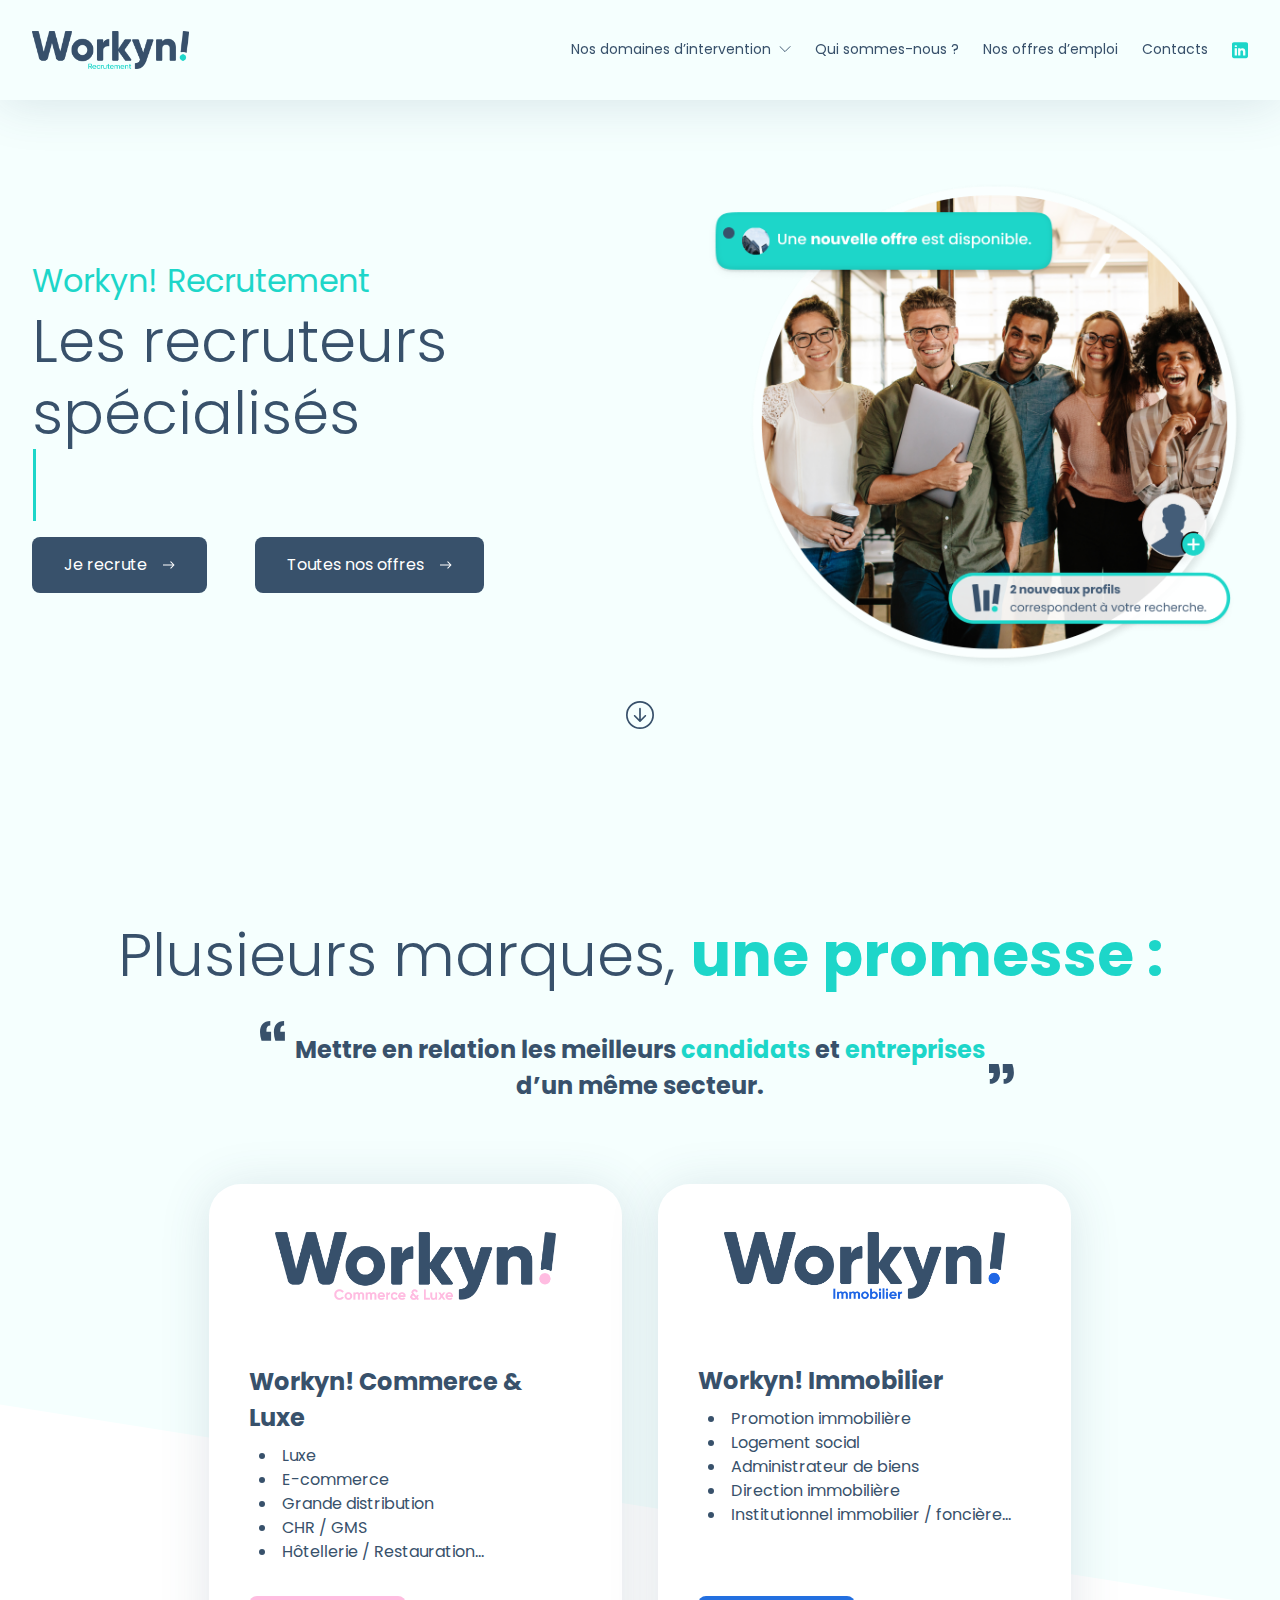
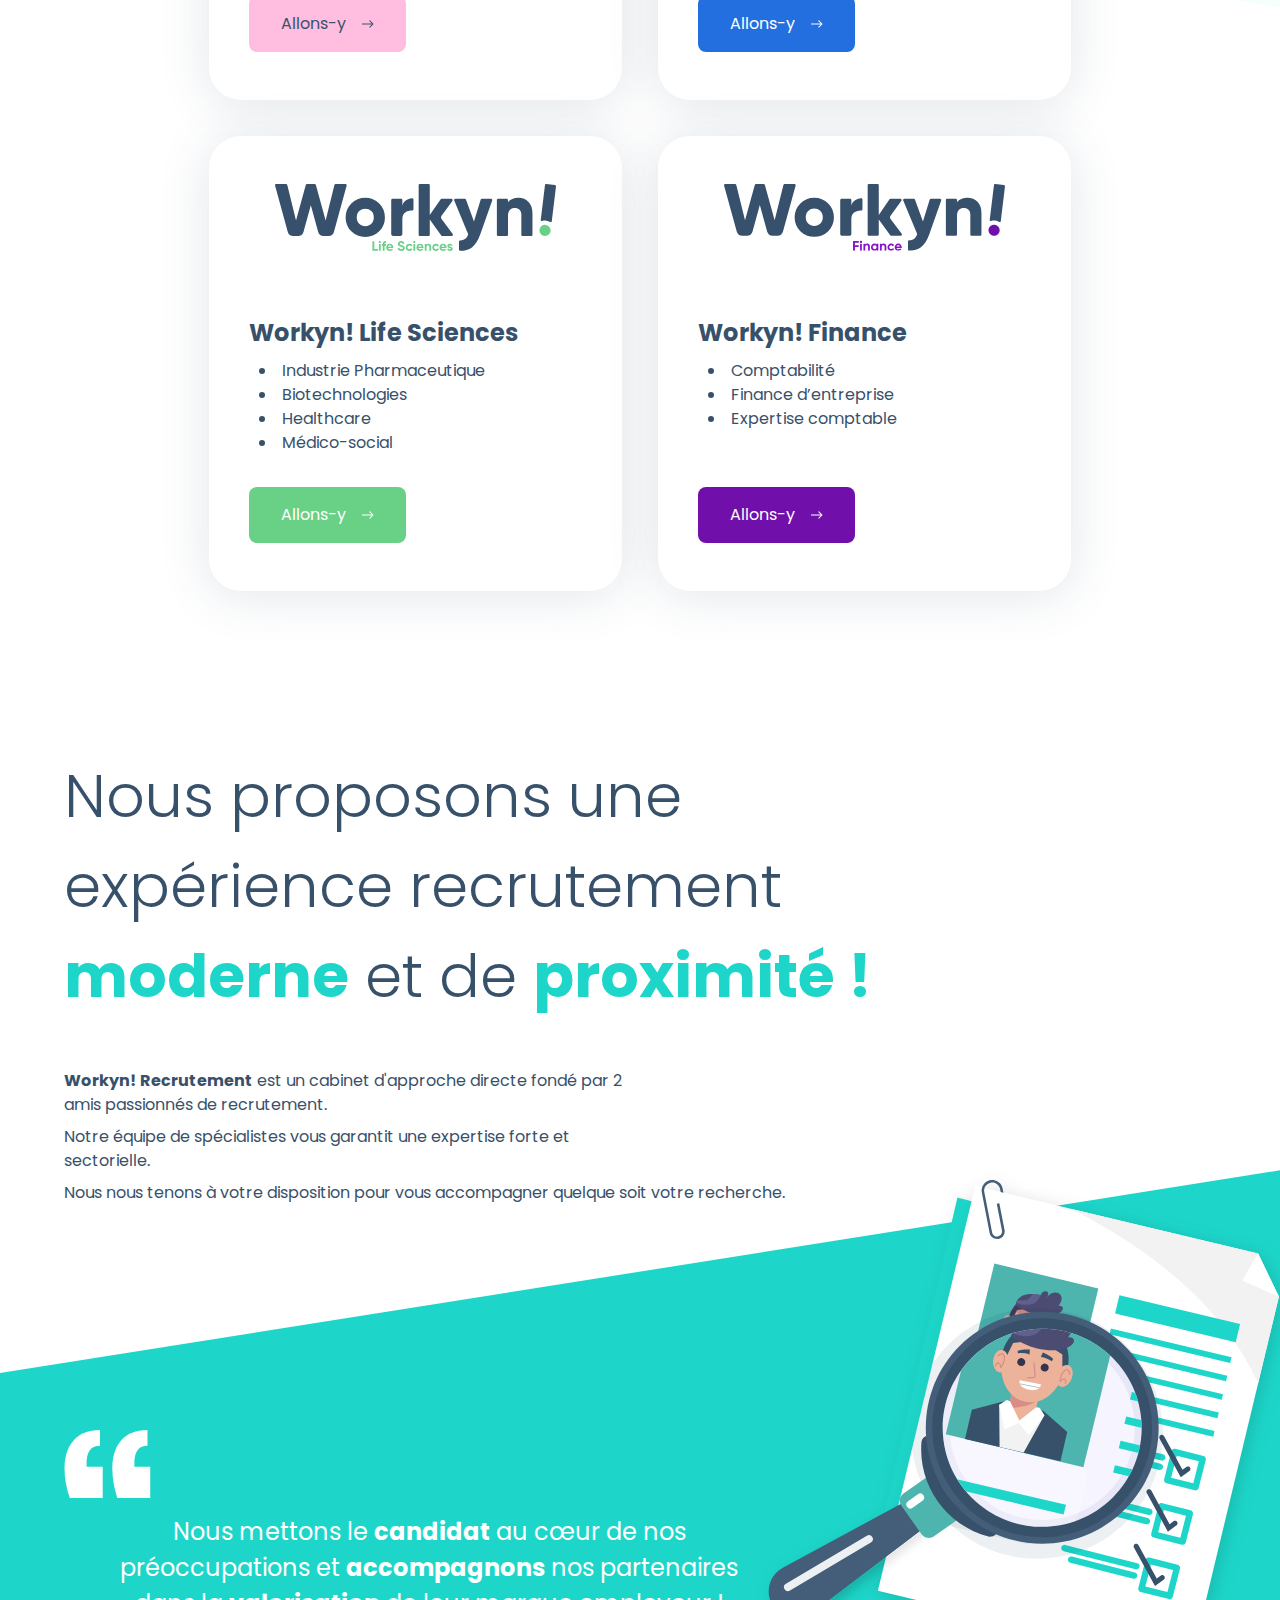
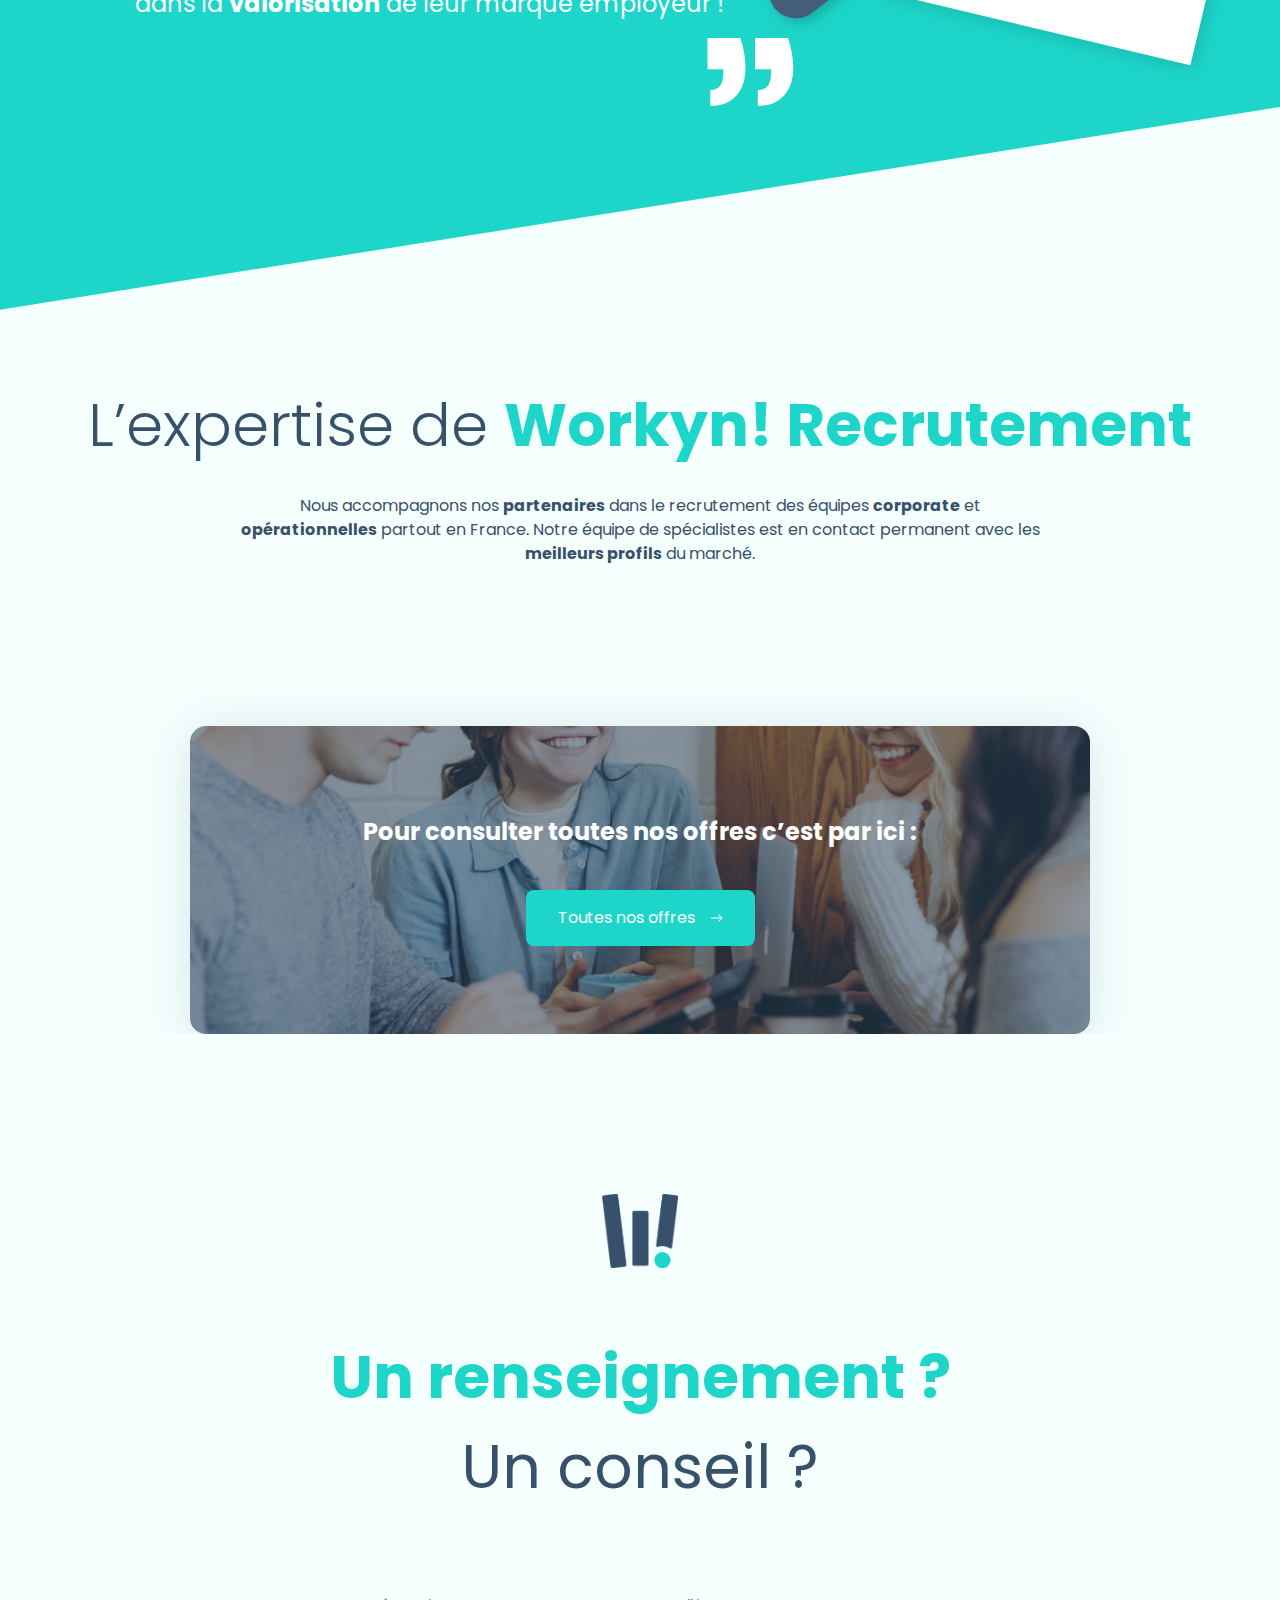
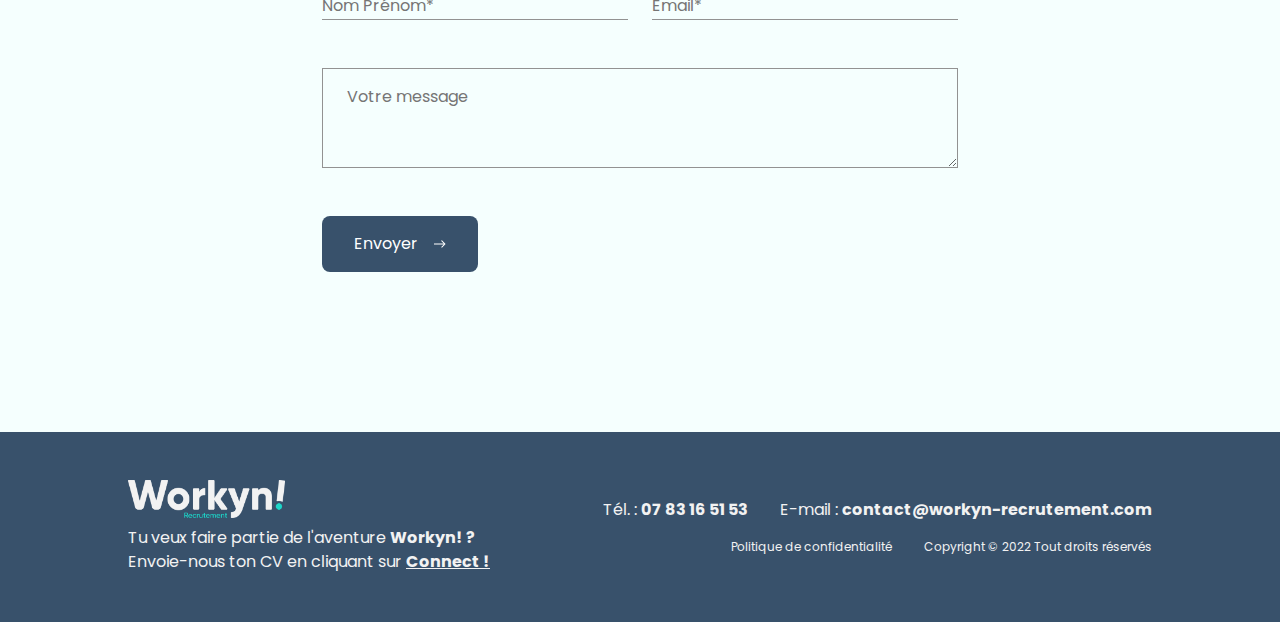
<file: index.html>
<!DOCTYPE html>
<html lang="fr">

<head>

    <!-- Google tag (gtag.js) -->
    <script async src="https://www.googletagmanager.com/gtag/js?id=G-B6C6WZS4LH"></script>
    <script>
        window.dataLayer = window.dataLayer || [];
        function gtag() { dataLayer.push(arguments); }
        gtag('js', new Date());

        gtag('config', 'G-B6C6WZS4LH');
    </script>

    <meta charset="UTF-8">
    <meta http-equiv="X-UA-Compatible" content="IE=edge">
    <meta name="viewport" content="width=device-width, initial-scale=1.0">
    <meta name="description"
        content="Workyn Recrutement est un cabinet de recrutement spécialisé par secteur : le Commerce & Luxe, l’Immobilier et Légal & RH. Nous recrutons les équipes corporate et opérationnelles partout en France.">

    <title>Cabinet de recrutement – Commerce & Luxe | Immobilier | Légal & RH</title>
    <!-- FAVICON -->
    <link rel="icon" type="image/svg" href="./sources/icons/favicon/favicon_workyn_green.svg">

    <!-- FEUILLE DE STYLE CSS -->
    <link rel="stylesheet" href="./style.css">

    <!-- SMTP JS -->
    <script defer src="https://smtpjs.com/v3/smtp.js"></script>

    <!-- SCRIPT JS CUSTOM -->
    <script type="text/javascript" src="./scripts/script.js" defer></script>

    <!-- GOOGLE FONT POLICE -->
    <link rel="preconnect" href="https://fonts.googleapis.com">
    <link rel="preconnect" href="https://fonts.gstatic.com" crossorigin>
    <link href="https://fonts.googleapis.com/css2?family=Poppins:wght@100;200;300;400;500;600;700;800;900&display=swap"
        rel="stylesheet">
</head>

<body>

    <!-- ==================== HEADER ==================== -->
    <header class="  w_100 background_white">
        <div class="background_green_light box_shadow">
            <div class="mw_1440_auto flex_between_center wrapper ">
                <a class="header_link_home" href="./index.html">
                    <img class="header_link_home_logo dblock w_100"
                        src="./sources/logos/workyn/blue/recrutement_4253_1012.png" alt="logo workyn">
                    <img class="header_link_home_icon dblock dnone w_100"
                        src="./sources/icons/workyn/blue/recrutement_1357_1334.png" alt="logo workyn">
                </a>
                <nav class="flex_center_center gap_24">

                    <div class="nav_links_menu_toggler js_nav_links_menu_toggler" aria-expanded="false">
                        <button class="nav_links ">
                            <span>Nos domaines d’intervention</span>
                            <span class="nav_links_arrow"></span>
                        </button>
                        <div class="nav_links_menu_content">
                            <a href="./commerce-et-luxe.html" class="color_pink">
                                <span></span>
                                <span>Commerce & Luxe</span>
                            </a>
                            <a href="./immobilier.html" class="color_blue">
                                <span></span>
                                <span>Immobilier</span>
                            </a>
                            <a href="./life-sciences.html" class="color_green_life">
                                <span></span>
                                <span>Life Sciences</span>
                            </a>
                            <a href="./finance.html" class="color_purple">
                                <span></span>
                                <span>Finance</span>
                            </a>
                        </div>
                    </div>


                    <a class="nav_links " href="#section_recruitment_anchor">Qui sommes-nous ?</a>
                    <a target="_blank" class="nav_links " href="https://workyn.teamtailor.com/#jobs">Nos offres
                        d’emploi</a>
                    <a class="nav_links " href="#section_contact_anchor">Contacts</a>
                    <a target="_blank" href="https://www.linkedin.com/company/workyn-recrutement"><img class="dblock"
                            src="./sources/icons/linkedin/linkedin_green.svg" alt="logo linkedin"></a>
                    <div class="header_scroll dnone flex_center_center gap_24">
                        <p>|</p>
                        <a class="nav_links " href="#section_contact_anchor">Je recrute</a>
                        <a class="nav_links " target="_blank" href="https://workyn.teamtailor.com/#jobs">Toutes nos
                            offres</a>
                    </div>
                </nav>
                <button class="dnone nav_toggler" type="button" aria-label="toggle curtain navigation">
                    <span class="line l1"></span>
                    <span class="line l2"></span>
                    <span class="line l3"></span>
                </button>
            </div>
        </div>
    </header>

    <!-- ==================== MAIN ==================== -->
    <main>
        <!-- ==================== SECTION 1 Les recruteurs spécialisés Commerce & Luxe et Immobilier ==================== -->
        <section class="section_introduction background_green_light">
            <div class="flex_between_center flex_column_under_1200 mw_1312_auto">
                <div class="section_introduction_content">
                    <h1 class="h1_32_48 color_green fadein">Workyn! Recrutement</h1>
                    <h2 class="h2_60_72 fadein">Les recruteurs spécialisés</h2>
                    <div class="section_introduction_animation_container">
                        <h2 class="color_green fw_700 h2_60_72 fadein"><span
                                class="js_title_animation"></span><span>&thinsp;</span></h2>
                    </div>
                    <div class="flex flex_wrap gap_48 gap_16_under_576">
                        <a class="button_classic button_hover_arrow flex_center_center background_blue_strong color_white"
                            href="#section_contact_anchor">Je recrute<span class="background_blue_strong"></span><img
                                class="transition_200ms_easeout dblock"
                                src="./sources/icons/arrow/arrow_right_white_18_8.svg"
                                alt="icone fleche blanche droite"></a>
                        <a class="button_classic button_hover_arrow flex_center_center background_blue_strong color_white"
                            href="https://workyn.teamtailor.com/#jobs" target="_blank">Toutes nos offres<span
                                class="background_blue_strong"></span><img class="transition_200ms_easeout dblock"
                                src="./sources/icons/arrow/arrow_right_white_18_8.svg"
                                alt="icone fleche blanche droite"></a>
                    </div>
                </div>
                <img class="dblock section_introduction_illustration" src="./sources/img/section_hero/homepage.png"
                    alt="illustration section 1">
            </div>
            <div class="section_introduction_anchor flex_center">
                <a href="#section_brands_anchor"><img class="dblock"
                        src="./sources/icons/arrow/arrow_down_blue_28_28.svg" alt="anchor blue">
            </div></a>
        </section>
        <!-- ==================== SECTION 2 Deux marques, une promesse ==================== -->
        <section class="background_white">
            <div class="section_brands">
                <div class="section_brands_content my_auto background_green_light">
                    <h2 id="section_brands_anchor" class="text_center mb_32">Plusieurs marques, <strong
                            class="color_green">une promesse :</strong></h2>
                    <h3 class="text_center"><strong><img class="dblock first_element"
                                src="./sources/icons/quote/quote_blue_up_25_20.svg" alt="quote blue up">Mettre en
                            relation les
                            meilleurs <span class="color_green">candidats</span> et <span
                                class="color_green">entreprises</span><br>d’un même secteur.<img
                                class="dblock second_element" src="./sources/icons/quote/quote_blue_down_25_20.svg"
                                alt="quote blue down"></strong></h3>
                </div>

                <div class="section_brands_cards my_auto ">
                    <div class="section_brands_ribbon_container background_green_light">
                    </div>
                    <div class="section_brands_ribbon background_green_light">
                    </div>
                    <div class="section_brands_card flex_column background_white box_shadow">
                        <img class="section_brands_card_logo" src="./sources/logos/workyn/blue/business_4268_1020.png"
                            alt="logo workyn business">
                        <h4 class="text_left mb_8">Workyn! Commerce & Luxe</h4>
                        <ul class="mb_32 mb_24_under_576">
                            <li>Luxe</li>
                            <li>E-commerce</li>
                            <li>Grande distribution</li>
                            <li>CHR / GMS</li>
                            <li>Hôtellerie / Restauration…</li>
                        </ul>
                        <a class=" button_classic button_hover_arrow flex_center_center background_pink color_blue_strong"
                            href="./commerce-et-luxe.html">Allons-y<span class="background_pink"></span><img
                                class="transition_200ms_easeout dblock"
                                src="./sources/icons/arrow/arrow_right_blue_strong_18_8.svg"
                                alt="icone fleche blanche blue strong"></a>
                    </div>
                    <div class="section_brands_card flex_column background_white box_shadow">
                        <img class="section_brands_card_logo" src="./sources/logos/workyn/blue/realestate_4266_1017.png"
                            alt="logo workyn business">
                        <h4 class="text_left mb_8">Workyn! Immobilier</h4>
                        <ul class="mb_32 mb_24_under_576">
                            <li>Promotion immobilière</li>
                            <li>Logement social</li>
                            <li>Administrateur de biens</li>
                            <li>Direction immobilière</li>
                            <li>Institutionnel immobilier / foncière...</li>
                        </ul>
                        <a class=" button_classic button_hover_arrow flex_center_center background_blue color_white"
                            href="./immobilier.html">Allons-y<span class="background_blue"></span><img
                                class="transition_200ms_easeout dblock"
                                src="./sources/icons/arrow/arrow_right_white_18_8.svg"
                                alt="icone fleche blanche blanche strong"></a>
                    </div>
                    <div class="section_brands_card flex_column background_white box_shadow">
                        <img class="section_brands_card_logo" src="./sources/logos/workyn/blue/life.svg"
                            alt="logo workyn business">
                        <h4 class="text_left mb_8">Workyn! Life Sciences</h4>
                        <ul class="mb_32 mb_24_under_576">
                            <li>Industrie Pharmaceutique</li>
                            <li>Biotechnologies</li>
                            <li>Healthcare </li>
                            <li>Médico-social</li>
                        </ul>
                        <a class=" button_classic button_hover_arrow flex_center_center background_green_life color_white"
                            href="./life-sciences.html">Allons-y<span class="background_green_life"></span><img
                                class="transition_200ms_easeout dblock"
                                src="./sources/icons/arrow/arrow_right_white_18_8.svg"
                                alt="icone fleche blanche blanche strong"></a>
                    </div>

                    <div class="section_brands_card flex_column background_white box_shadow">
                        <img class="section_brands_card_logo" src="./sources/logos/workyn/blue/finance.svg"
                            alt="logo workyn business">
                        <h4 class="text_left mb_8">Workyn! Finance</h4>
                        <ul class="mb_32 mb_24_under_576">
                            <li>Comptabilité</li>
                            <li>Finance d’entreprise</li>
                            <li>Expertise comptable</li>
                        </ul>
                        <a class=" button_classic button_hover_arrow flex_center_center background_purple color_white"
                            href="./finance.html">Allons-y<span class="background_purple"></span><img
                                class="transition_200ms_easeout dblock"
                                src="./sources/icons/arrow/arrow_right_white_18_8.svg"
                                alt="icone fleche blanche blanche strong"></a>
                    </div>

                </div>
            </div>
        </section>
        <!-- ==================== SECTION 3 recrutement moderne et de proximité ! ==================== -->
        <section>
            <div class="section_recruitment">

                <div class="section_recruitment_presentation mw_1312_auto">
                    <h2 id="section_recruitment_anchor" class="mw_900 mb_48">Nous proposons une expérience recrutement
                        <strong class="color_green">moderne</strong> et de <strong class="color_green">proximité
                            !</strong>
                    </h2>
                    <p class="mw_581 mb_8"><strong>Workyn! Recrutement</strong> est un cabinet d'approche directe fondé
                        par 2 amis passionnés de recrutement.</p>
                    <p class="mw_581 mb_8">Notre équipe de spécialistes vous garantit une expertise forte et
                        sectorielle.</p>
                    <p>Nous nous tenons à votre disposition pour vous accompagner quelque soit votre recherche.</p>
                </div>

                <div class="section_recruitment_ribbon_background background_green_light">
                    <div class="section_recruitment_ribbon_background_rotation background_green"></div>
                    <div class="section_recruitment_ribbon_container mw_1312_auto">
                        <div class="mw_730 flex_column gap_16">
                            <img class="dblock align_self_start" src="./sources/icons/quote/quote_white_up_87_68.svg"
                                alt="quote">
                            <h3 class="color_white align_self_center text_center">Nous mettons le
                                <strong>candidat</strong> au cœur de nos préoccupations et <strong>accompagnons</strong>
                                nos partenaires dans la <strong>valorisation</strong> de leur marque employeur !
                            </h3>
                            <img class="dblock align_self_end" src="./sources/icons/quote/quote_white_down_87_68.svg"
                                alt="quote">
                        </div>
                        <img class="dblock section_recruitment_ribbon_container_img first_element"
                            src="./sources/logos/pages/recruitement_2024.svg" alt="logo recruitement homepage">
                    </div>
                </div>
            </div>
        </section>
        <!-- ==================== SECTION 4 ADN de Workyn ==================== -->
        <section class="background_green_light">
            <div class="section_adn">
                <h2 class="mb_24 text_center">L’expertise de <strong class="color_green">Workyn! Recrutement</strong>
                </h2>
                <p class="mw_800_auto text_center mb_160">Nous accompagnons nos <strong>partenaires</strong> dans le
                    recrutement des équipes <strong>corporate</strong> et <strong>opérationnelles</strong> partout en
                    France. Notre équipe de spécialistes est en contact permanent avec les <strong>meilleurs
                        profils</strong> du marché.</p>
                <div class="section_adn_offers flex_column background_white box_shadow mw_900_auto background_grey">
                    <h3 class="text_center mb_40 color_white"><strong>Pour consulter toutes nos offres c’est par ici
                            :</strong></h3>
                    <a class="my_auto button_classic button_hover_arrow flex_center_center background_green color_white"
                        href="https://workyn.teamtailor.com/#jobs" target="_blank">Toutes nos offres<span
                            class="background_green"></span><img class="dblock transition_200ms_easeout"
                            src="./sources/icons/arrow/arrow_right_white_18_8.svg"
                            alt="icone fleche blanche droite"></a>
                </div>
            </div>
        </section>
        <!-- ==================== SECTION 5 CONTACT ==================== -->
        <section class="background_green_light">
            <div id="section_contact_anchor" class="section_contact mw_700_auto">
                <img class="section_contact_icon dblock my_auto mb_64"
                    src="./sources/icons/workyn/blue/recrutement_1357_1334.png" alt="logo workyn contact">
                <h2 class="text_center fw_400 mb_80">
                    <strong class="color_green">Un renseignement ?</strong>
                    <br>Un conseil ?
                </h2>

                <form onsubmit="Mail(); reset(); return false;">
                    <div class="flex flex_column_under_576 gap_24 mb_48">
                        <input required class="color_grey border_1_bottom_grey dblock w_100" type="text" id="name"
                            name="name" placeholder="Nom Prénom*" pattern="[( )a-zA-Z0-9._%+-]{2,50}" maxlength="50">
                        <input required class="color_grey border_1_bottom_grey dblock w_100" type="text" id="email"
                            name="email" placeholder="Email*" pattern="[a-z0-9._%+-]+@[a-z0-9.-]+\.[a-z]{2,4}$"
                            maxlength="50">
                    </div>
                    <div class="mb_48">
                        <textarea required class="color_grey border_1_grey dblock w_100" id="message" name="message"
                            maxlength="1000" placeholder="Votre message"></textarea>
                    </div>

                    <div class="flex_between_center button_box">
                        <button disabled
                            class="dnone button_classic border_1_blue_strong hover_background_blue_strong_color_white transition_200ms_easeout">Joindre
                            un fichier</button>
                        <button type="submit"
                            class="button_classic button_hover_arrow flex_center_center background_blue_strong color_white">
                            Envoyer<span class="background_blue_strong"></span><img
                                class="dblock transition_200ms_easeout"
                                src="./sources/icons/arrow/arrow_right_white_18_8.svg"
                                alt="icone fleche blanche droite"></button>
                    </div>
                </form>
            </div>
        </section>
    </main>
    <!-- ==================== FOOTER ==================== -->
    <footer class="background_blue_strong color_white_break">
        <div class="mw_1440_auto wrapper">
            <div class=" footer_container flex_between_center flex_column_center_center_under_1200 ">

                <div class="footer_container_left">
                    <img class="my_auto_under_1200 dblock mb_8 mb_32_under_1200"
                        src="./sources/logos/workyn/white/recrutement_4253_1012.png" alt="logo workyn footer">
                    <p class="mw_250_under_1200 mb_32_under_1200 text_center_under_1200">Tu veux faire partie de
                        l'aventure
                        <strong>Workyn! ?</strong>
                        <br> Envoie-nous ton CV en cliquant sur
                        <a target="_blank" class="fw_700 underline" href="https://workyn.teamtailor.com/connect">Connect
                            !</a>
                    </p>
                </div>

                <div class="footer_container_right">
                    <div
                        class="flex flex_column_center_center_under_1200 gap_32 gap_8_under_1200 mb_16 mb_32_under_1200">
                        <p class="text_center_under_1200">Tél. : <strong class="dblock_under_1200">07 83 16 51
                                53</strong>
                        </p>
                        <p class="text_center_under_1200">E-mail : <strong
                                class="dblock_under_1200">contact@workyn-recrutement.com</strong></p>
                    </div>
                    <div class="flex_end_center flex_column_center_center_under_1200 gap_32 gap_8_under_1200">
                        <a class="p_small" href="./about/privacy.html">Politique de confidentialité</a>
                        <a class="p_small" href="./about/legal.html">Copyright © 2022 Tout droits réservés</a>
                    </div>
                </div>
            </div>
        </div>
    </footer>
</body>

</html>
</file>
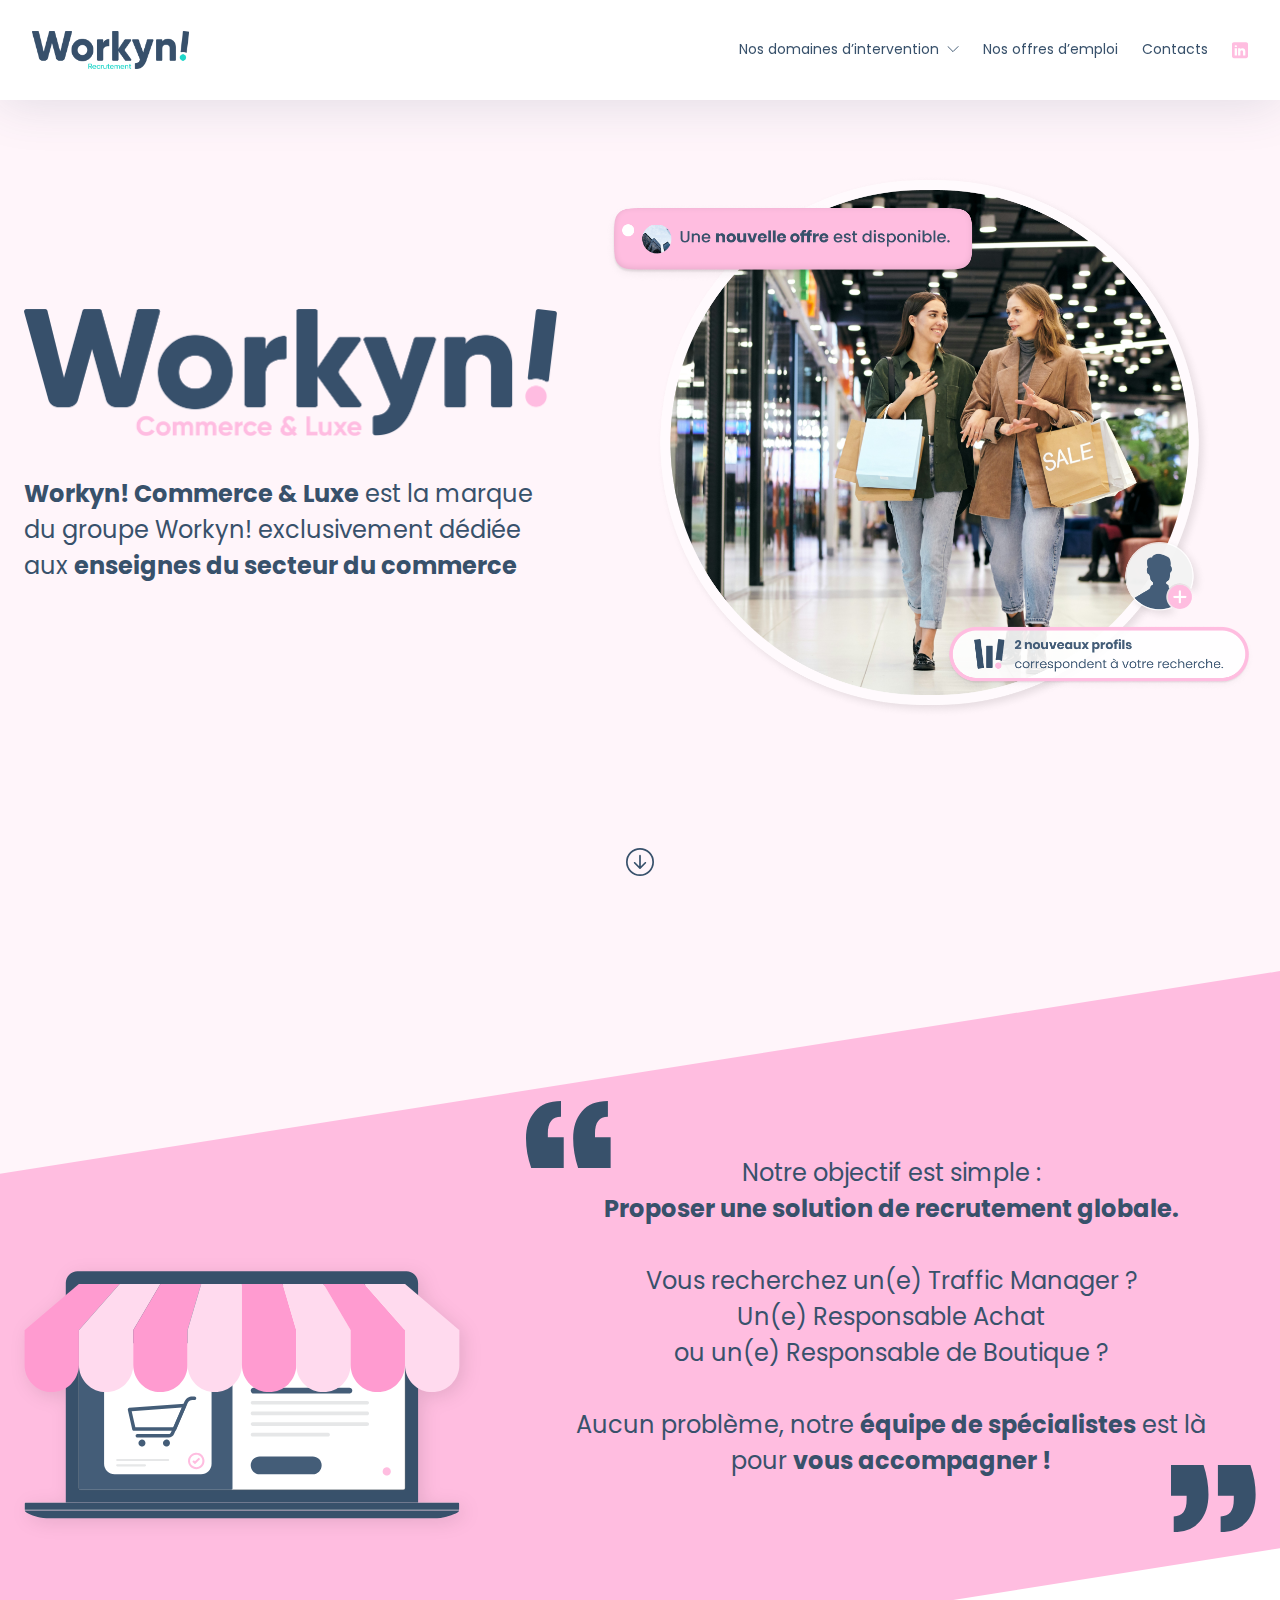
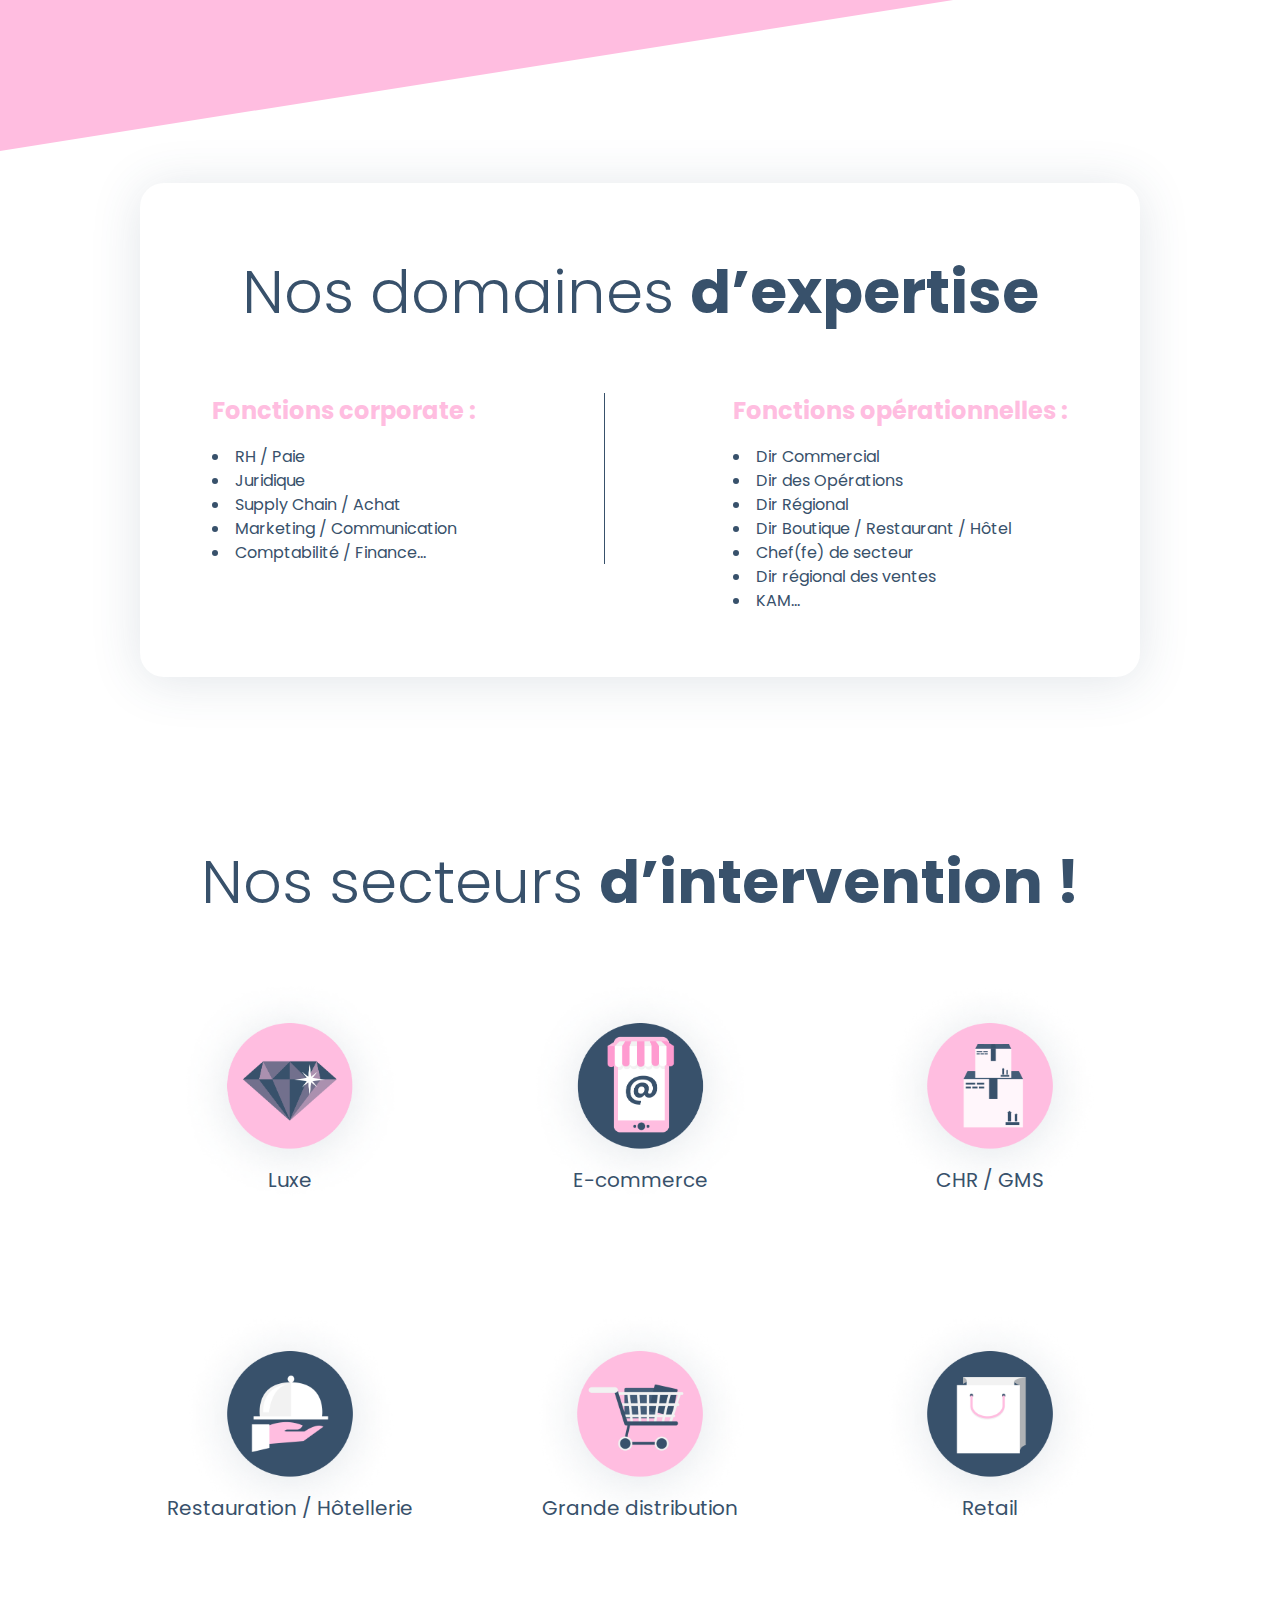
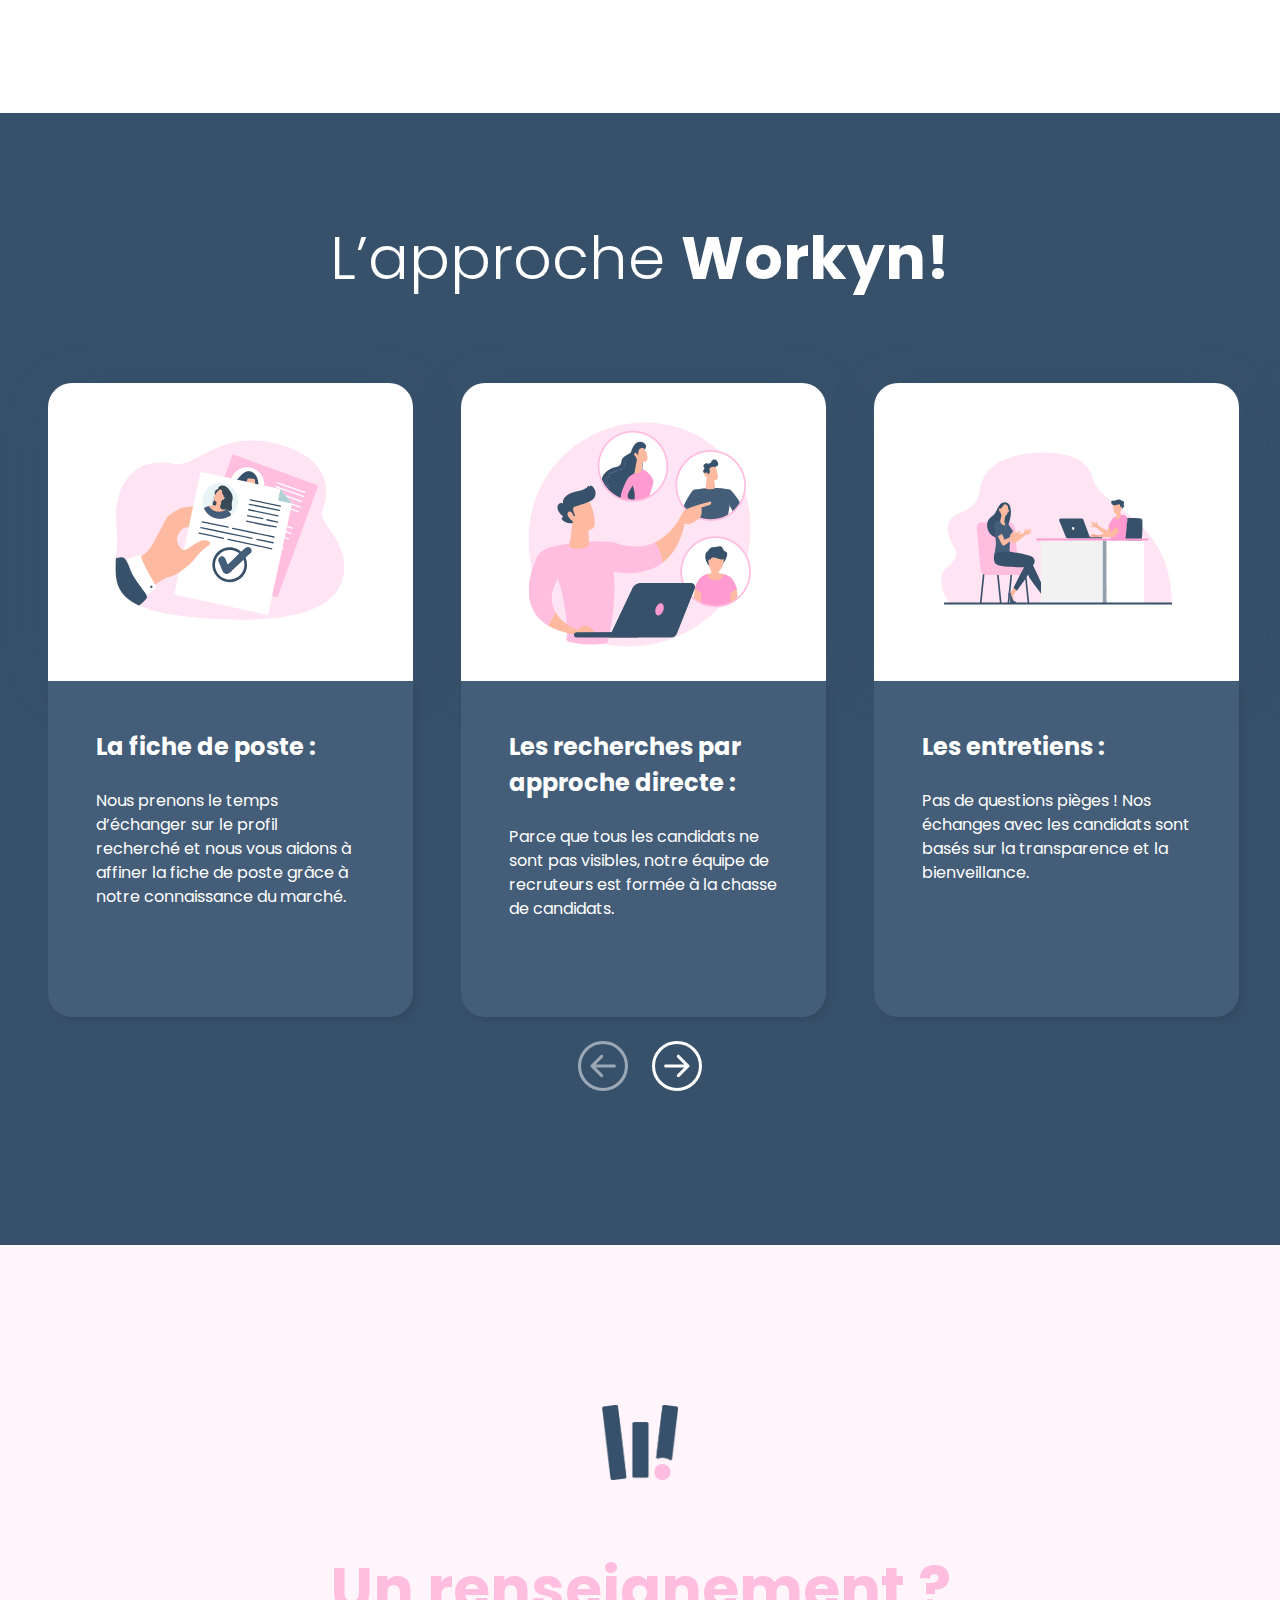
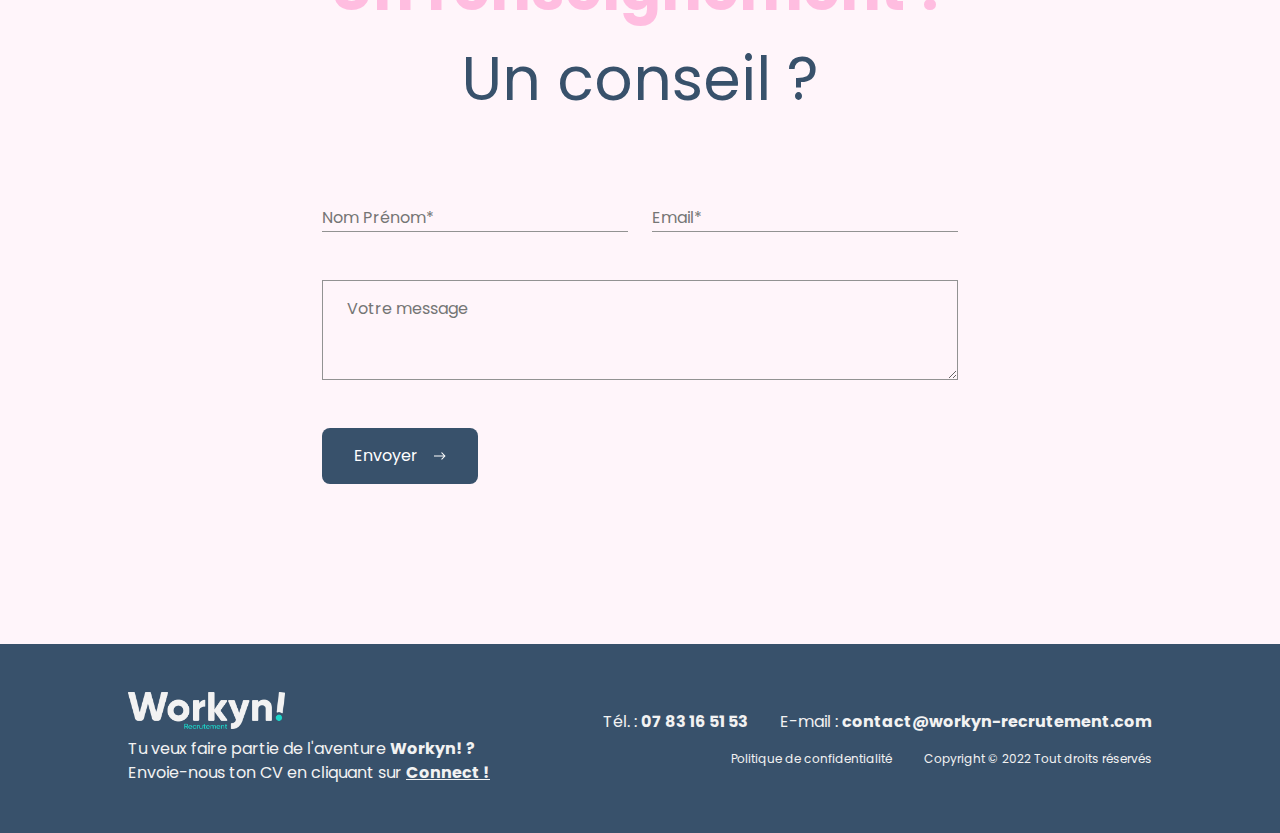
<file: commerce-et-luxe.html>
<!DOCTYPE html>
<html lang="fr">

<head>
    <!-- Google tag (gtag.js) -->
    <script async src="https://www.googletagmanager.com/gtag/js?id=G-B6C6WZS4LH"></script>
    <script>
        window.dataLayer = window.dataLayer || [];
        function gtag() { dataLayer.push(arguments); }
        gtag('js', new Date());

        gtag('config', 'G-B6C6WZS4LH');
    </script>

    <meta charset="UTF-8">
    <meta http-equiv="X-UA-Compatible" content="IE=edge">
    <meta name="viewport" content="width=device-width, initial-scale=1.0">
    <meta name="description" content="Le cabinet de recrutement exclusivement dédié au secteur du retail et du luxe">
    <title>Workyn! Commerce & Luxe</title>

    <!-- FEUILLE DE STYLE CSS -->
    <link rel="stylesheet" href="./style.css">

    <!-- FAVICON -->
    <link rel="icon" type="image/svg" href="./sources/icons/favicon/favicon_workyn_pink.svg">

    <!-- GOOGLE FONT POLICE -->
    <link rel="preconnect" href="https://fonts.googleapis.com">
    <link rel="preconnect" href="https://fonts.gstatic.com" crossorigin>
    <link href="https://fonts.googleapis.com/css2?family=Poppins:wght@100;200;300;400;500;600;700;800;900&display=swap"
        rel="stylesheet">
    <!-- SMTP JS -->
    <script defer src="https://smtpjs.com/v3/smtp.js"></script>

    <!-- SCRIPT JS CUSTOM -->
    <script type="text/javascript" src="./scripts/script.js" defer></script>
</head>

<body>

    <!-- ==================== HEADER ==================== -->
    <header class="  w_100 background_white">
        <div class="background_white box_shadow">
            <div class="mw_1440_auto flex_between_center wrapper ">
                <a class="header_link_home" href="./index.html">
                    <img class="header_link_home_logo dblock w_100"
                        src="./sources/logos/workyn/blue/recrutement_4253_1012.png" alt="logo workyn">
                    <img class="header_link_home_icon dblock dnone w_100"
                        src="./sources/icons/workyn/blue/recrutement_1357_1334.png" alt="logo workyn">
                </a>
                <nav class="flex_center_center gap_24">

                    <div class="nav_links_menu_toggler js_nav_links_menu_toggler" aria-expanded="false">
                        <button  class="nav_links business">
                            <span>Nos domaines d’intervention</span>
                            <span class="nav_links_arrow"></span>
                        </button>
                        <div class="nav_links_menu_content">
                            <a href="./commerce-et-luxe.html" class="color_pink">
                                <span></span>
                                <span>Commerce & Luxe</span>
                            </a>
                            <a href="./immobilier.html" class="color_blue">
                                <span></span>
                                <span>Immobilier</span>
                            </a>
                            <a href="./life-sciences.html" class="color_green_life">
                                <span></span>
                                <span>Life Sciences</span>
                            </a>
                            <a href="./finance.html" class="color_purple">
                                <span></span>
                                <span>Finance</span>
                            </a>
                        </div>
                    </div>


                    <a target="_blank" class="nav_links business" href="https://workyn.teamtailor.com/#jobs">Nos offres
                        d’emploi</a>
                    <a class="nav_links business" href="#section_contact_anchor">Contacts</a>
                    <a target="_blank" href="https://www.linkedin.com/company/workyn-recrutement"><img class="dblock"
                            src="./sources/icons/linkedin/linkedin_pink.svg" alt="logo linkedin"></a>
                    <div class="header_scroll dnone flex_center_center gap_24">
                        <p>|</p>
                        <a class="nav_links business" href="#section_contact_anchor">Je recrute</a>
                        <a class="nav_links business" target="_blank" href="https://workyn.teamtailor.com/#jobs">Toutes nos
                            offres</a>
                    </div>
                </nav>
                <button class="dnone nav_toggler" type="button" aria-label="toggle curtain navigation">
                    <span class="line l1"></span>
                    <span class="line l2"></span>
                    <span class="line l3"></span>
                </button>
            </div>
        </div>
    </header>

    <!-- ==================== MAIN ==================== -->
    <main>
        <!-- ==================== SECTION 1 Introduction sous page ==================== -->
        <section class="section_introduction_page background_pink_light">
            <div class="flex_between_center flex_column_under_1200 gap_48 gap_32_under_576 mw_1312_auto">
                <div class="section_introduction_page_content">
                    <img class="dblock w_100 mb_40 mb_24_under_576"
                        src="./sources/logos/workyn/blue/business_4268_1020.png" alt="logo business workyn">
                    <h1 class="h1_24_36 fadein"><strong>Workyn! Commerce & Luxe</strong> est la marque du groupe Workyn!
                        exclusivement dédiée
                        aux <strong>enseignes du secteur du commerce</strong></h1>
                </div>
                <img class="section_introduction_page_img dblock" src="./sources/img/section_hero/business.png"
                    alt="illustration business">
            </div>
            <div class="section_introduction_anchor section_introduction_page_anchor flex_center">
                <a href="#section_goals_anchor"><img class="dblock"
                        src="./sources/icons/arrow/arrow_down_blue_28_28.svg" alt="anchor blue">
            </div></a>
        </section>
        <!-- ==================== SECTION 2 GOALS ==================== -->
        <section class="section_goals  ">
            <div class="wrapper mw_1312_auto">
                <div class="section_goals_ribbon_container background_pink"></div>
                <div class="section_goals_content flex_between">
                    <div class="section_goals_content_img flex_column">
                        <img class="dblock" src="./sources/logos/pages/section_goals/business.svg" alt="photo antoine">
                    </div>
                    <div class="section_goals_content_text flex_column gap_16">
                        <span id="section_goals_anchor" class="anchor"></span>
                        <img class="dblock align_self_start" src="./sources/icons/quote/quote_blue_up_25_20.svg"
                            alt="quote icon">
                        <h3 class="color_blue_strong align_self_center text_center">Notre objectif est simple :
                            <br>
                            <strong>Proposer une solution de recrutement globale.</strong>
                            <br>
                            <br>Vous recherchez un(e) Traffic Manager ?
                            <br>Un(e) Responsable Achat
                            <br>ou un(e) Responsable de Boutique ?
                            <br>
                            <br>Aucun problème, notre <strong>équipe de spécialistes</strong> est là pour
                            <strong>vous
                                accompagner !</strong>
                        </h3>
                        <img class="dblock align_self_end second_element"
                            src="./sources/icons/quote/quote_blue_down_25_20.svg" alt="quote icon">
                    </div>
                </div>
            </div>
        </section>
        <!-- ==================== SECTION 3 EXPERT ==================== -->
        <section id="section_expert" class="section_expert background_white">
            <div class="section_expert_container box_shadow mw_1000_auto">
                <h2 class="text_center mb_56">Nos domaines <strong>d’expertise</strong></h2>
                <div class="section_expert_content flex_between">
                    <div>
                        <h4 class="color_pink mb_16">Fonctions corporate :</h4>
                        <ul>
                            <li>RH / Paie</li>
                            <li>Juridique</li>
                            <li>Supply Chain / Achat</li>
                            <li>Marketing / Communication</li>
                            <li>Comptabilité / Finance...</li>
                        </ul>
                    </div>
                    <div class="section_expert_content_separator background_blue_strong"></div>
                    <div>
                        <h4 class="color_pink mb_16">Fonctions opérationnelles :</h4>
                        <ul>
                            <li>Dir Commercial</li>
                            <li>Dir des Opérations</li>
                            <li>Dir Régional</li>
                            <li>Dir Boutique / Restaurant / Hôtel</li>
                            <li>Chef(fe) de secteur</li>
                            <li>Dir régional des ventes</li>
                            <li>KAM...</li>
                        </ul>
                    </div>
                </div>
            </div>
        </section>
        <!-- ==================== SECTION 4 SECTORS ==================== -->
        <section class="section_sectors background_white">
            <h2 class="text_center mb_48">Nos secteurs <strong>d’intervention !</strong></h2>
            <div class="section_sectors_container my_auto flex_column">
                <div class="">
                    <div class="section_sectors_img_container">
                        <img class="dblock" src="./sources/logos/sectors/business/sector1.png" alt="sectors logo">
                        <span class="">Luxe</span>
                    </div>
                    <div class="section_sectors_img_container">
                        <img class="dblock" src="./sources/logos/sectors/business/sector2.png" alt="sectors logo">
                        <span class="">E-commerce</span>
                    </div>
                    <div class="section_sectors_img_container">
                        <img class="dblock" src="./sources/logos/sectors/business/sector3.png" alt="sectors logo">
                        <span class="">CHR / GMS</span>
                    </div>
                </div>
                <div class="">
                    <div class="section_sectors_img_container">
                        <img class="dblock" src="./sources/logos/sectors/business/sector4.png" alt="sectors logo">
                        <span class="">Restauration / Hôtellerie</span>
                    </div>
                    <div class="section_sectors_img_container">
                        <img class="dblock" src="./sources/logos/sectors/business/sector5.png" alt="sectors logo">
                        <span class="">Grande distribution</span>
                    </div>
                    <div class="section_sectors_img_container">
                        <img class="dblock" src="./sources/logos/sectors/business/sector6.png" alt="sectors logo">
                        <span class="">Retail</span>
                    </div>
                </div>
            </div>
        </section>
        <!-- ==================== SECTION 5 APPROACH ==================== -->
        <section class="section_approach background_blue_strong">
            <span id="section_approach_top"></span>
            <h2 class="text_center color_white">L’approche <strong>Workyn!</strong></h2>
            <div class="section_approach_cards_container mw_1440_auto flex gap_48">
                <div class="section_approach_card">
                    <div class="section_approach_card_image flex_center_center background_white w_100">
                        <img class="dblock" src="./sources/logos/cards/business/card1.svg" alt="image cards APPROACH">
                    </div>
                    <div class="section_approach_card_content  color_white w_100">
                        <h4>La fiche de poste :</h4>
                        <p><br>Nous prenons le temps d’échanger sur le profil recherché et nous vous aidons à affiner la
                            fiche de poste grâce à notre connaissance du marché.</p>
                    </div>
                </div>
                <div class="section_approach_card">
                    <div class="section_approach_card_image flex_center_center background_white w_100">
                        <img class="dblock" src="./sources/logos/cards/business/card2.svg" alt="image cards APPROACH">
                    </div>
                    <div class="section_approach_card_content  color_white w_100">
                        <h4>Les recherches par approche directe :</h4>
                        <p><br>Parce que tous les candidats ne sont pas visibles, notre équipe de recruteurs est formée
                            à la chasse de candidats.</p>
                    </div>
                </div>
                <div class="section_approach_card">
                    <div class="section_approach_card_image flex_center_center background_white w_100">
                        <img class="dblock" src="./sources/logos/cards/business/card3.svg" alt="image cards APPROACH">
                    </div>
                    <div class="section_approach_card_content  color_white w_100">
                        <h4>Les entretiens :</h4>
                        <p><br>Pas de questions pièges ! Nos échanges avec les candidats sont basés sur la transparence
                            et la bienveillance.</p>
                    </div>
                </div>
                <div class="section_approach_card">
                    <div class="section_approach_card_image flex_center_center background_white w_100">
                        <img class="dblock" src="./sources/logos/cards/business/card4.svg" alt="image cards APPROACH">
                    </div>
                    <div class="section_approach_card_content  color_white w_100">
                        <h4>Les remontées d’informations :</h4>
                        <p><br>Tout au long du processus de recrutement, nous vous partageons les informations
                            spécifiques au secteur (rémunération, volumétrie de CV, concurrence…).</p>
                    </div>
                </div>
                <div class="section_approach_card">
                    <div class="section_approach_card_image flex_center_center background_white w_100">
                        <img class="dblock" src="./sources/logos/cards/business/card5.svg" alt="image cards APPROACH">
                    </div>
                    <div class="section_approach_card_content  color_white w_100">
                        <h4>Le suivi post intégration :</h4>
                        <p><br>Notre collaboration ne s’arrête pas au recrutement du candidat. Tous les candidats
                            bénéficient d’un suivi personnalisé après leur prise de poste.</p>
                    </div>
                </div>
            </div>
            <div class="section_approach_cards_buttons flex_center_center mw_1440_auto gap_24">
                <span id="section_approach_cards_button_previous">
                    <img class="dblock" src="./sources/icons/arrow/arrow_circle_white.svg" alt="arrow">
                </span>
                <span class="active" id="section_approach_cards_button_next"><img class="dblock"
                        src="./sources/icons/arrow/arrow_circle_white.svg" alt="arrow"></span>
            </div>
            <span id="section_approach_bottom" class="anchor"></span>
        </section>
        <!-- ==================== SECTION 6 CONTACT ==================== -->
        <section class="background_pink_light">
            <div id="section_contact_anchor" class="section_contact mw_700_auto">
                <img class="section_contact_icon dblock my_auto mb_64"
                    src="./sources/icons/workyn/blue/business_1357_1334.png" alt="logo workyn contact">
                <h2 class="text_center fw_400 mb_80">
                    <strong class="color_pink">Un renseignement ?</strong>
                    <br>Un conseil ?
                </h2>

                <form onsubmit="Mail(); reset(); return false;">
                    <div class="flex flex_column_under_576 gap_24 mb_48">
                        <input required class="color_grey border_1_bottom_grey dblock w_100" type="text" id="name"
                            name="name" placeholder="Nom Prénom*" pattern="[( )a-zA-Z0-9._%+-]{2,50}" maxlength="50">
                        <input required class="color_grey border_1_bottom_grey dblock w_100" type="text" id="email"
                            name="email" placeholder="Email*" pattern="[a-z0-9._%+-]+@[a-z0-9.-]+\.[a-z]{2,4}$"
                            maxlength="50">
                    </div>
                    <div class="mb_48">
                        <textarea required class="color_grey border_1_grey dblock w_100" id="message" name="message"
                            maxlength="1000" placeholder="Votre message"></textarea>
                    </div>

                    <div class="flex_between_center button_box">
                        <button disabled
                            class="dnone button_classic border_1_blue_strong hover_background_blue_strong_color_white transition_200ms_easeout">Joindre
                            un fichier</button>
                        <button type="submit"
                            class="button_classic button_hover_arrow flex_center_center background_blue_strong color_white">
                            Envoyer<span class="background_blue_strong"></span><img
                                class="dblock transition_200ms_easeout"
                                src="./sources/icons/arrow/arrow_right_white_18_8.svg"
                                alt="icone fleche blanche droite"></button>
                    </div>
                </form>
            </div>
        </section>
    </main>
    <!-- ==================== FOOTER ==================== -->
    <footer class="background_blue_strong color_white_break">
        <div class="mw_1440_auto wrapper">
            <div class=" footer_container flex_between_center flex_column_center_center_under_1200 ">

                <div class="footer_container_left">
                    <img class="my_auto_under_1200 dblock mb_8 mb_32_under_1200"
                        src="./sources/logos/workyn/white/recrutement_4253_1012.png" alt="logo workyn footer">
                    <p class="mw_250_under_1200 mb_32_under_1200 text_center_under_1200">Tu veux faire partie de
                        l'aventure
                        <strong>Workyn! ?</strong>
                        <br> Envoie-nous ton CV en cliquant sur
                        <a target="_blank" class="fw_700 underline" href="https://workyn.teamtailor.com/connect">Connect
                            !</a>
                    </p>
                </div>

                <div class="footer_container_right">
                    <div
                        class="flex flex_column_center_center_under_1200 gap_32 gap_8_under_1200 mb_16 mb_32_under_1200">
                        <p class="text_center_under_1200">Tél. : <strong class="dblock_under_1200">07 83 16 51 53</strong>
                        </p>
                        <p class="text_center_under_1200">E-mail : <strong
                                class="dblock_under_1200">contact@workyn-recrutement.com</strong></p>
                    </div>
                    <div class="flex_end_center flex_column_center_center_under_1200 gap_32 gap_8_under_1200">
                        <a class="p_small" href="./about/privacy.html">Politique de confidentialité</a>
                        <a class="p_small" href="./about/legal.html">Copyright © 2022 Tout droits réservés</a>
                    </div>
                </div>
            </div>
        </div>
    </footer>
</body>

</html>
</file>
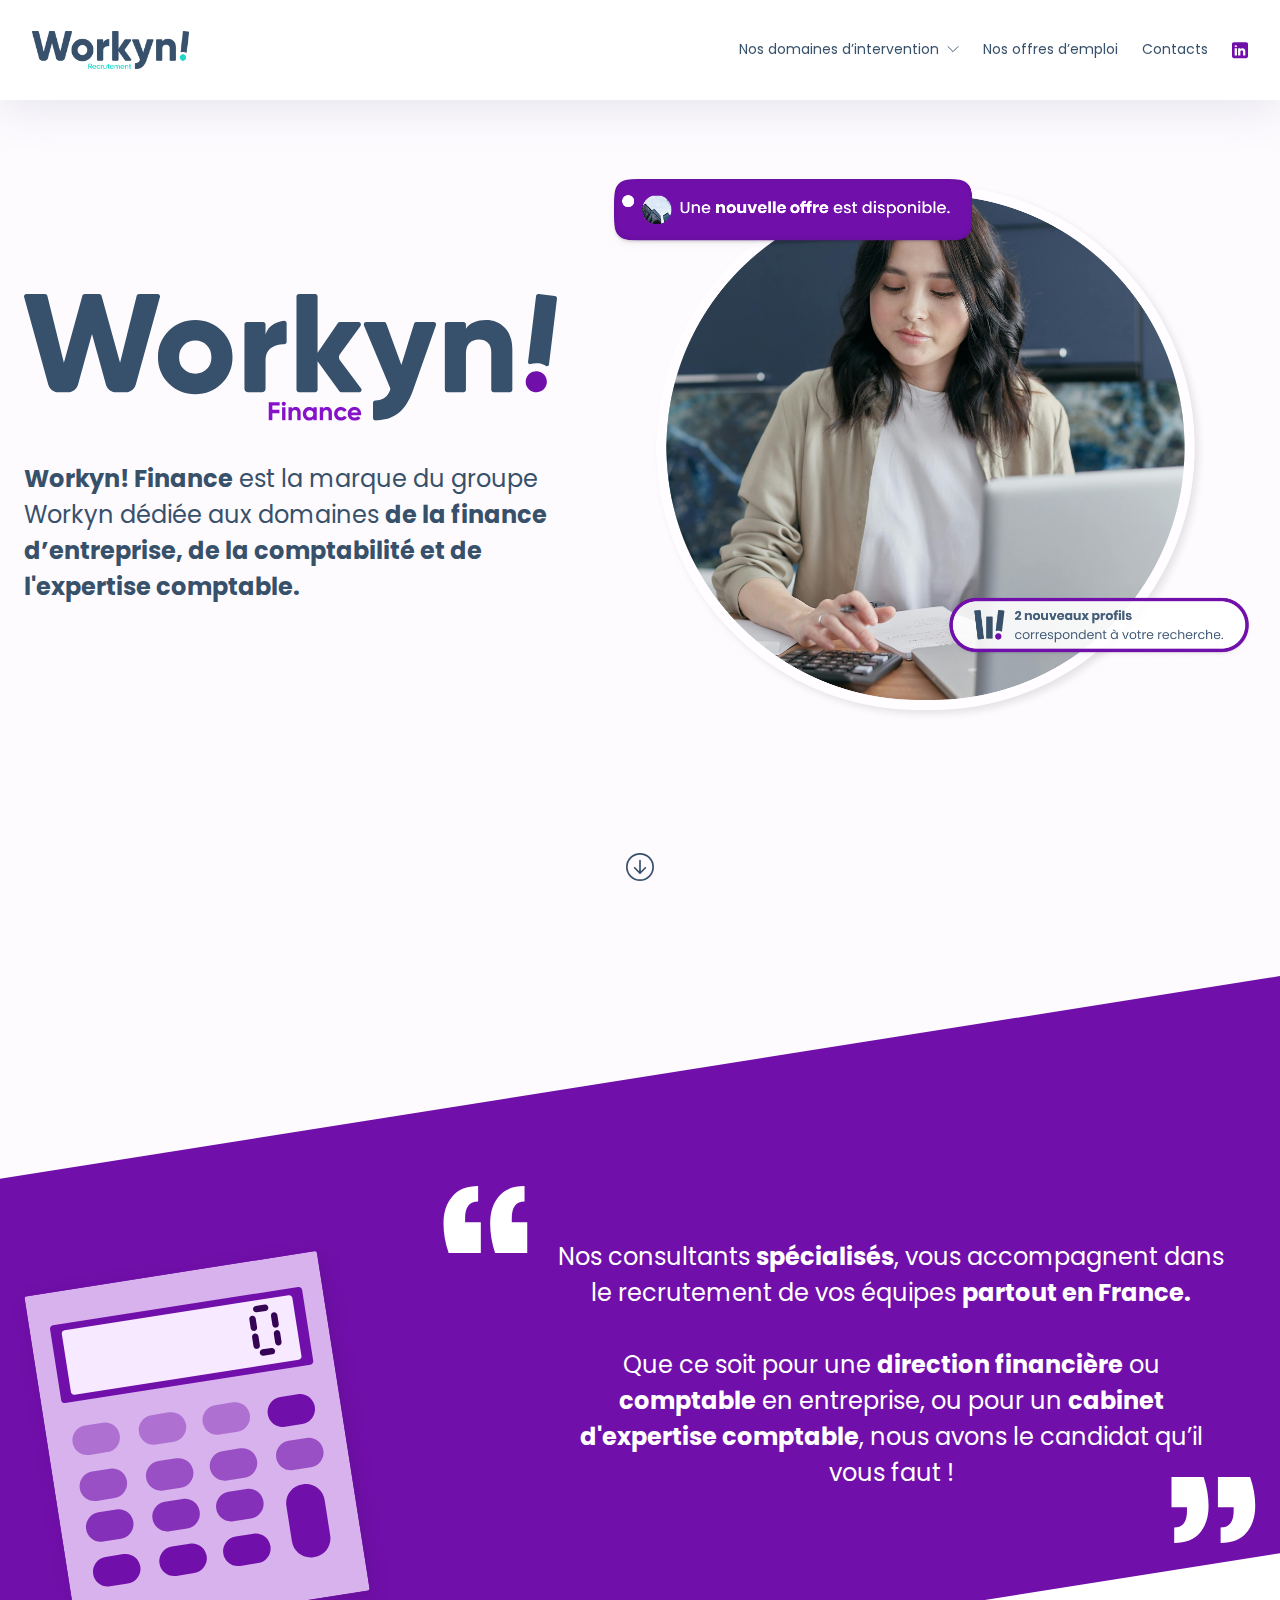
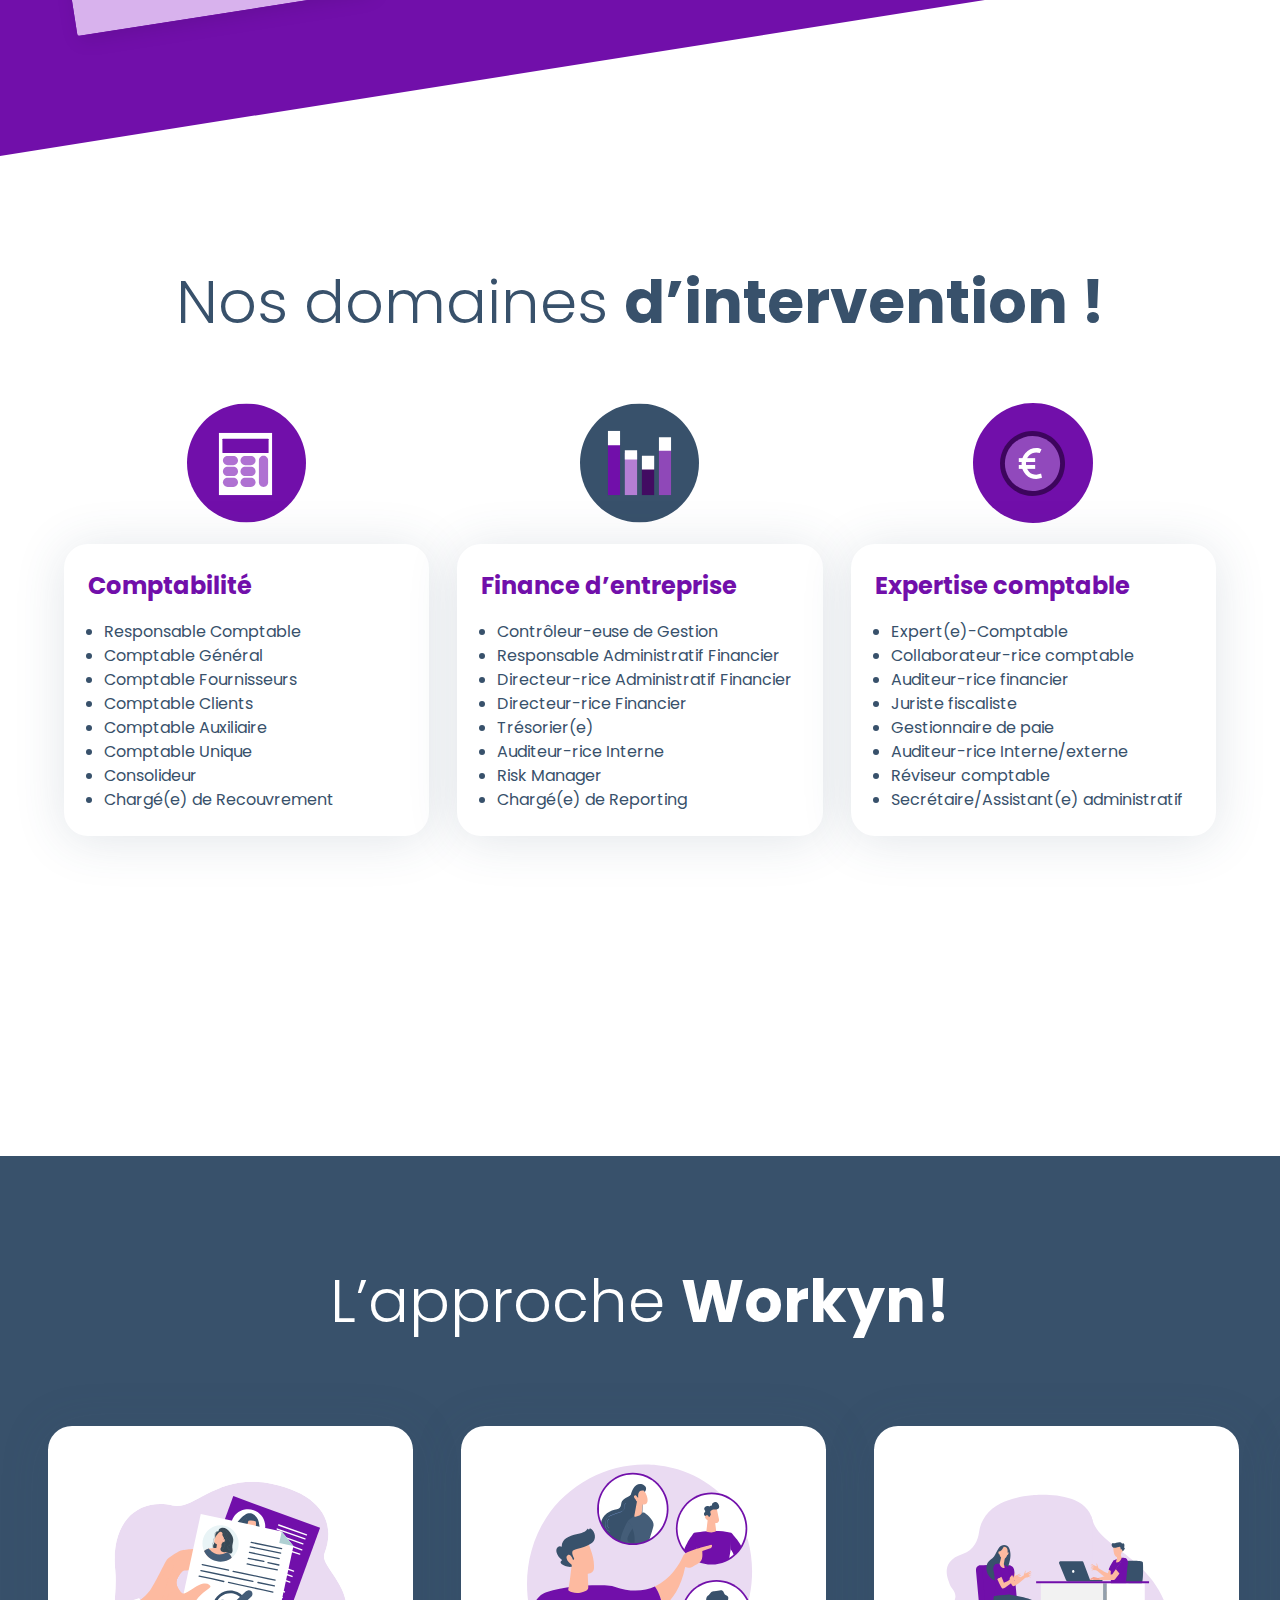
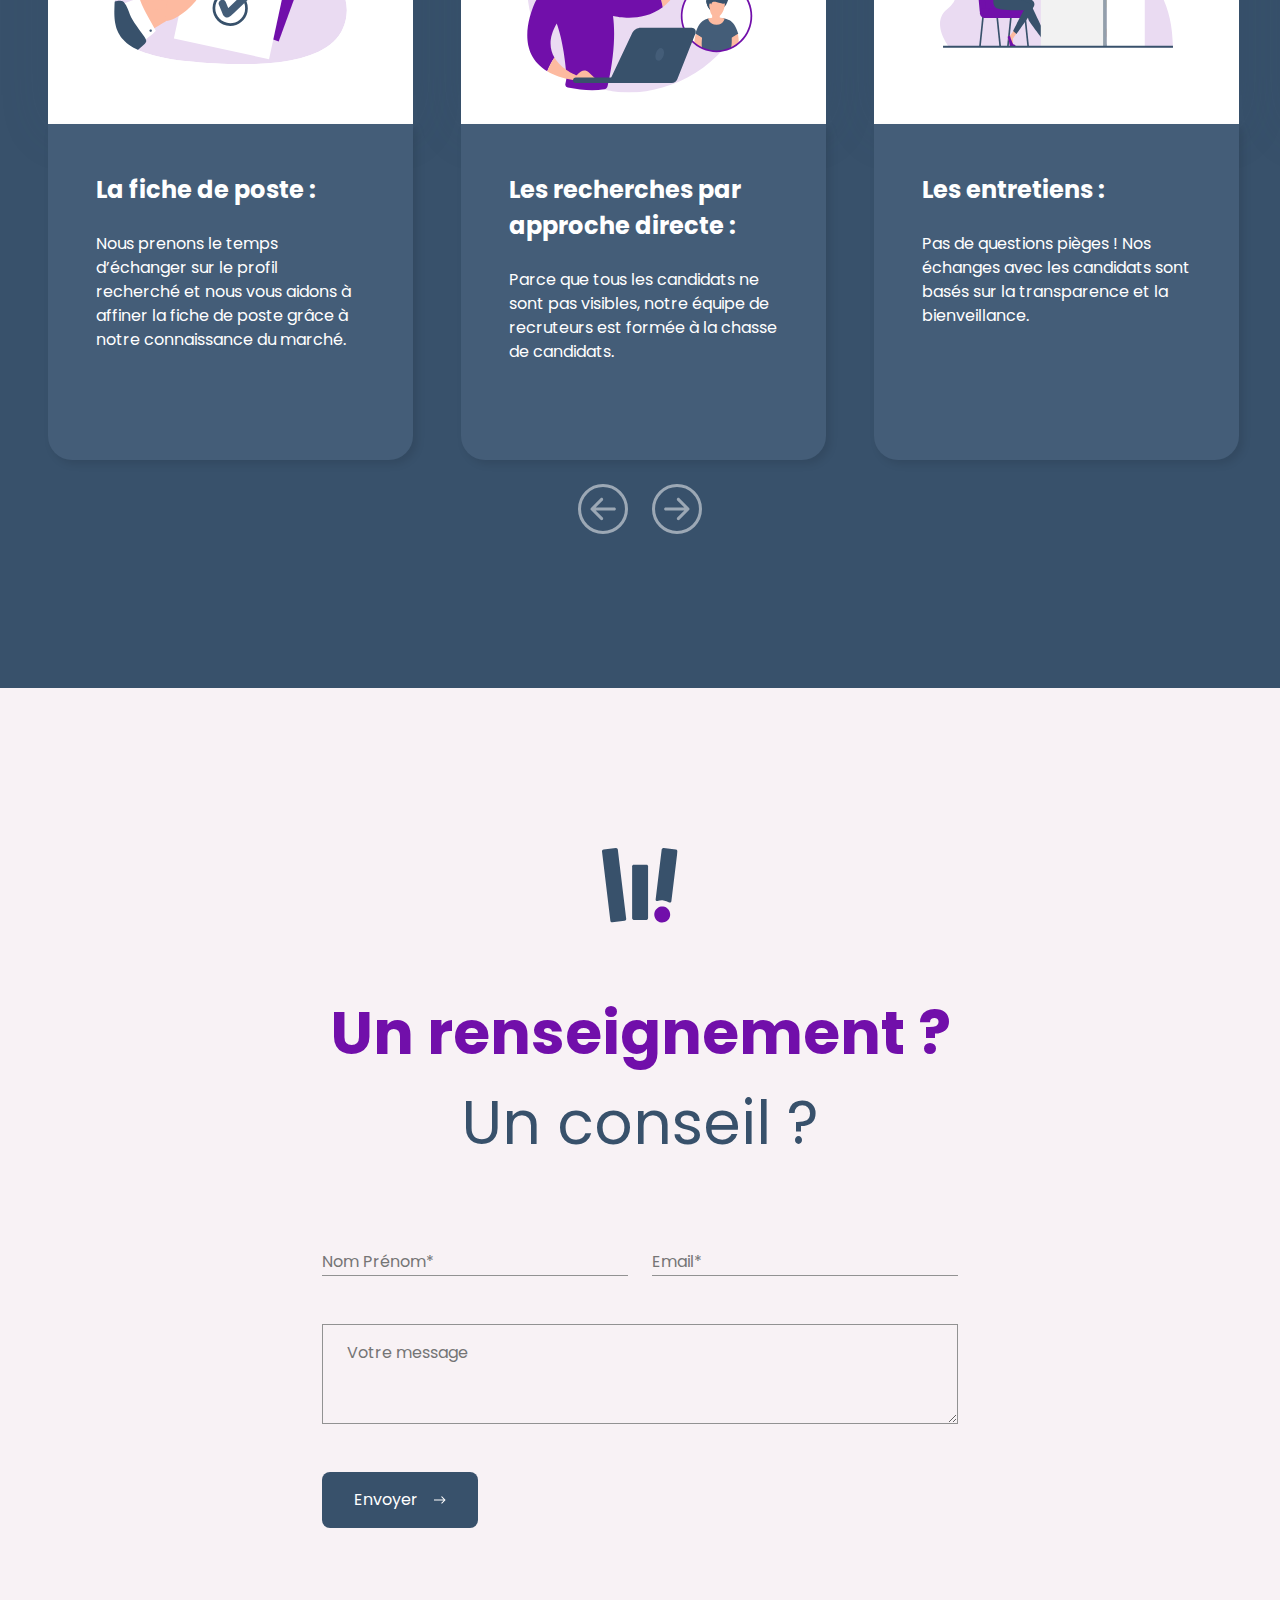
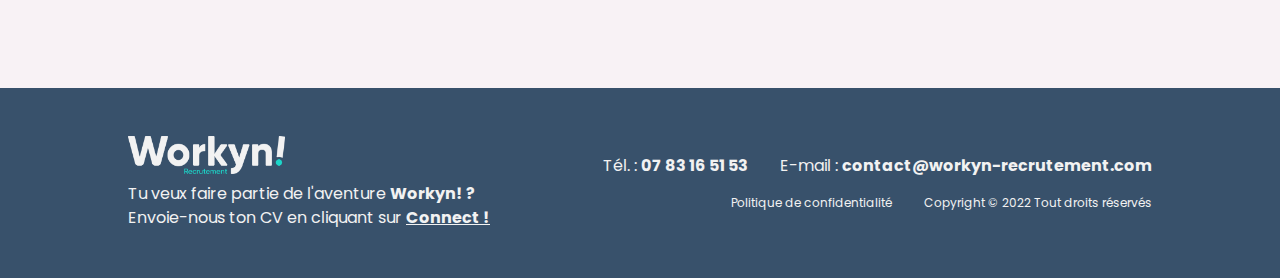
<file: finance.html>
<!DOCTYPE html>
<html lang="fr">

<head>
    <!-- Google tag (gtag.js) -->
    <script async src="https://www.googletagmanager.com/gtag/js?id=G-B6C6WZS4LH"></script>
    <script>
        window.dataLayer = window.dataLayer || [];
        function gtag() { dataLayer.push(arguments); }
        gtag('js', new Date());

        gtag('config', 'G-B6C6WZS4LH');
    </script>

    <meta charset="UTF-8">
    <meta http-equiv="X-UA-Compatible" content="IE=edge">
    <meta name="viewport" content="width=device-width, initial-scale=1.0">
    <meta name="description" content="Le cabinet de recrutement exclusivement dédié au secteur de la finance">
    <title>Cabinet de recrutement – Finance</title>

    <!-- FEUILLE DE STYLE CSS -->
    <link rel="stylesheet" href="./style.css">

    <!-- FAVICON -->
    <link rel="icon" type="image/svg" href="./sources/icons/favicon/favicon_workyn_purple.svg">

    <!-- GOOGLE FONT POLICE -->
    <link rel="preconnect" href="https://fonts.googleapis.com">
    <link rel="preconnect" href="https://fonts.gstatic.com" crossorigin>
    <link href="https://fonts.googleapis.com/css2?family=Poppins:wght@100;200;300;400;500;600;700;800;900&display=swap"
        rel="stylesheet">
    <!-- SMTP JS -->
    <script defer src="https://smtpjs.com/v3/smtp.js"></script>

    <!-- SCRIPT JS CUSTOM -->
    <script type="text/javascript" src="./scripts/script.js" defer></script>
</head>

<body>
    <!-- ==================== HEADER ==================== -->
    <header class="  w_100 background_white">
        <div class="background_white box_shadow">
            <div class="mw_1440_auto flex_between_center wrapper ">
                <a class="header_link_home" href="./index.html">
                    <img class="header_link_home_logo dblock w_100"
                        src="./sources/logos/workyn/blue/recrutement_4253_1012.png" alt="logo workyn">
                    <img class="header_link_home_icon dblock dnone w_100"
                        src="./sources/icons/workyn/blue/recrutement_1357_1334.png" alt="logo workyn">
                </a>
                <nav class="flex_center_center gap_24">

                    <div class="nav_links_menu_toggler js_nav_links_menu_toggler" aria-expanded="false">
                        <button class="nav_links finance">
                            <span>Nos domaines d’intervention</span>
                            <span class="nav_links_arrow"></span>
                        </button>
                        <div class="nav_links_menu_content">
                            <a href="./commerce-et-luxe.html" class="color_pink">
                                <span></span>
                                <span>Commerce & Luxe</span>
                            </a>
                            <a href="./immobilier.html" class="color_blue">
                                <span></span>
                                <span>Immobilier</span>
                            </a>
                            <a href="./life-sciences.html" class="color_green_life">
                                <span></span>
                                <span>Life Sciences</span>
                            </a>
                            <a href="./finance.html" class="color_purple">
                                <span></span>
                                <span>Finance</span>
                            </a>
                        </div>
                    </div>


                    <a target="_blank" class="nav_links finance" href="https://workyn.teamtailor.com/#jobs">Nos offres
                        d’emploi</a>
                    <a class="nav_links finance" href="#section_contact_anchor">Contacts</a>
                    <a target="_blank" href="https://www.linkedin.com/company/workyn-recrutement"><img class="dblock"
                            src="./sources/icons/linkedin/linkedin_purple.svg" alt="logo linkedin"></a>
                    <div class="header_scroll dnone flex_center_center gap_24">
                        <p>|</p>
                        <a class="nav_links finance" href="#section_contact_anchor">Je recrute</a>
                        <a class="nav_links finance" target="_blank" href="https://workyn.teamtailor.com/#jobs">Toutes
                            nos
                            offres</a>
                    </div>
                </nav>
                <button class="dnone nav_toggler" type="button" aria-label="toggle curtain navigation">
                    <span class="line l1"></span>
                    <span class="line l2"></span>
                    <span class="line l3"></span>
                </button>
            </div>
        </div>
    </header>
    <!-- ==================== MAIN ==================== -->
    <main>
        <!-- ==================== SECTION Introduction sous page ==================== -->
        <section class="section_introduction_page background_purple_light">
            <div class="flex_between_center flex_column_under_1200 gap_48 gap_32_under_576 mw_1312_auto">
                <div class="section_introduction_page_content">
                    <img class="dblock w_100 mb_40 mb_24_under_576" src="./sources/logos/workyn/blue/finance.svg"
                        alt="logo business workyn">
                    <h1 class="h1_24_36 fadein"><strong>Workyn! Finance</strong> est la marque du groupe Workyn dédiée
                        aux domaines <strong>de la finance d’entreprise, de la comptabilité et de l'expertise
                            comptable.</strong>
                    </h1>
                </div>
                <img class="section_introduction_page_img dblock" src="./sources/img/section_hero/finance.png"
                    alt="illustration immobilier">
            </div>
            <div class="section_introduction_anchor section_introduction_page_anchor flex_center">
                <a href="#section_goals_anchor"><img class="dblock"
                        src="./sources/icons/arrow/arrow_down_blue_28_28.svg" alt="anchor blue">
            </div></a>
        </section>
        <!-- ==================== SECTION GOALS ==================== -->
        <section class="section_goals finance">
            <div class="wrapper mw_1312_auto">
                <div class="section_goals_ribbon_container background_purple"></div>
                <div class="section_goals_content finance flex_between">
                    <div class="section_goals_content_img flex_column">
                        <img class="dblock" src="./sources/logos/pages/section_goals/finance.svg"
                            alt="illustration finance">
                    </div>
                    <div class="finance section_goals_content_text flex_column gap_16">
                        <span id="section_goals_anchor" class="anchor"></span>
                        <img class="dblock align_self_start" src="./sources/icons/quote/quote_white_up_87_68.svg"
                            alt="quote icon">
                        <h3 class="color_white align_self_center text_center">
                            Nos consultants <strong>spécialisés</strong>, vous accompagnent dans le recrutement de vos
                            équipes <strong>partout en France.</strong>
                            <br><br>
                            Que ce soit pour une <strong>direction financière</strong> ou <strong>comptable</strong> en
                            entreprise, ou pour un <strong>cabinet d'expertise comptable</strong>, nous avons le
                            candidat qu’il vous faut !
                        </h3>
                        <img class="dblock align_self_end second_element"
                            src="./sources/icons/quote/quote_white_down_87_68.svg" alt="quote icon">
                    </div>
                </div>
            </div>
        </section>

        <!-- ==================== SECTION EXPERT ==================== -->
        <section id="section_expert" class="section_expert background_white mw_1440_auto">
            <h2 class="text_center mb_56">Nos domaines <strong>d’intervention !</strong></h2>
            <div class="section_expert_container finance">
                <div class="section_expert_domain">
                    <div class="section_expert_domain_content">
                        <h4 class="color_purple">Comptabilité</h4>
                        <ul>
                            <li>Responsable Comptable</li>
                            <li>Comptable Général</li>
                            <li>Comptable Fournisseurs</li>
                            <li>Comptable Clients</li>
                            <li>Comptable Auxiliaire</li>
                            <li>Comptable Unique</li>
                            <li>Consolideur</li>
                            <li>Chargé(e) de Recouvrement</li>
                        </ul>
                    </div>
                </div>
                <div class="section_expert_domain">
                    <div class="section_expert_domain_content">
                        <h4 class="color_purple">Finance d’entreprise</h4>
                        <ul>
                            <li>Contrôleur-euse de Gestion</li>
                            <li>Responsable Administratif Financier</li>
                            <li>Directeur-rice Administratif Financier</li>
                            <li>Directeur-rice Financier</li>
                            <li>Trésorier(e)</li>
                            <li>Auditeur-rice Interne</li>
                            <li>Risk Manager</li>
                            <li>Chargé(e) de Reporting</li>
                        </ul>

                    </div>
                </div>
                <div class="section_expert_domain">
                    <div class="section_expert_domain_content">
                        <h4 class="color_purple">Expertise comptable</h4>
                        <ul>
                            <li>Expert(e)-Comptable</li>
                            <li>Collaborateur-rice comptable</li>
                            <li>Auditeur-rice financier</li>
                            <li>Juriste fiscaliste</li>
                            <li>Gestionnaire de paie</li>
                            <li>Auditeur-rice Interne/externe</li>
                            <li>Réviseur comptable</li>
                            <li>Secrétaire/Assistant(e) administratif</li>
                        </ul>
                    </div>
                </div>
            </div>
        </section>
        <!-- ==================== SECTION APPROACH ==================== -->
        <section class="section_approach background_blue_strong">
            <h2 class="text_center color_white">L’approche <strong>Workyn!</strong></h2>
            <div class="section_approach_cards_container mw_1440_auto flex gap_48">
                <div class="section_approach_card">
                    <div class="section_approach_card_image flex_center_center background_white w_100">
                        <img class="dblock" src="./sources/logos/cards/finance/card1.svg" alt="image cards APPROACH">
                    </div>
                    <div class="section_approach_card_content  color_white w_100">
                        <h4>La fiche de poste :</h4>
                        <p><br>Nous prenons le temps d’échanger sur le profil recherché et nous vous aidons à affiner la
                            fiche de poste grâce à notre connaissance du marché.</p>
                    </div>
                </div>
                <div class="section_approach_card">
                    <div class="section_approach_card_image flex_center_center background_white w_100">
                        <img class="dblock" src="./sources/logos/cards/finance/card2.svg" alt="image cards APPROACH">
                    </div>
                    <div class="section_approach_card_content  color_white w_100">
                        <h4>Les recherches par approche directe :</h4>
                        <p><br>Parce que tous les candidats ne sont pas visibles, notre équipe de recruteurs est formée
                            à la chasse de candidats.</p>
                    </div>
                </div>
                <div class="section_approach_card">
                    <div class="section_approach_card_image flex_center_center background_white w_100">
                        <img class="dblock" src="./sources/logos/cards/finance/card3.svg" alt="image cards APPROACH">
                    </div>
                    <div class="section_approach_card_content  color_white w_100">
                        <h4>Les entretiens :</h4>
                        <p><br>Pas de questions pièges ! Nos échanges avec les candidats sont basés sur la transparence
                            et la bienveillance.</p>
                    </div>
                </div>
                <div class="section_approach_card">
                    <div class="section_approach_card_image flex_center_center background_white w_100">
                        <img class="dblock" src="./sources/logos/cards/finance/card4.svg" alt="image cards APPROACH">
                    </div>
                    <div class="section_approach_card_content  color_white w_100">
                        <h4>Les remontées d’informations :</h4>
                        <p><br>Tout au long du processus de recrutement, nous vous partageons les informations
                            spécifiques au secteur (rémunération, volumétrie de CV, concurrence…).</p>
                    </div>
                </div>
                <div class="section_approach_card">
                    <div class="section_approach_card_image flex_center_center background_white w_100">
                        <img class="dblock" src="./sources/logos/cards/finance/card5.svg" alt="image cards APPROACH">
                    </div>
                    <div class="section_approach_card_content  color_white w_100">
                        <h4>Le suivi post intégration :</h4>
                        <p><br>Notre collaboration ne s’arrête pas au recrutement du candidat. Tous les candidats
                            bénéficient d’un suivi personnalisé après leur prise de poste.</p>
                    </div>
                </div>
            </div>
            <div class="section_approach_cards_buttons flex_center_center mw_1440_auto gap_24">
                <span id="section_approach_cards_button_previous" class="section_approach_cards_button_previous">
                    <img class="dblock" src="./sources/icons/arrow/arrow_circle_white.svg" alt="arrow">
                </span>
                <span id="section_approach_cards_button_next"><img class="dblock"
                        src="./sources/icons/arrow/arrow_circle_white.svg" alt="arrow"></span>
            </div>
        </section>
        <!-- ==================== SECTION CONTACT ==================== -->
        <section class="background_red_light">
            <div id="section_contact_anchor" class="section_contact mw_700_auto">
                <img class="section_contact_icon dblock my_auto mb_64" src="./sources/icons/workyn/blue/finance.svg"
                    alt="logo workyn contact">
                <h2 class="text_center fw_400 mb_80">
                    <strong class="color_purple">Un renseignement ?</strong>
                    <br>Un conseil ?
                </h2>

                <form onsubmit="Mail(); reset(); return false;">
                    <div class="flex flex_column_under_576 gap_24 mb_48">
                        <input required class="color_grey border_1_bottom_grey dblock w_100" type="text" id="name"
                            name="name" placeholder="Nom Prénom*" pattern="[( )a-zA-Z0-9._%+-]{2,50}" maxlength="50">
                        <input required class="color_grey border_1_bottom_grey dblock w_100" type="text" id="email"
                            name="email" placeholder="Email*" pattern="[a-z0-9._%+-]+@[a-z0-9.-]+\.[a-z]{2,4}$"
                            maxlength="50">
                    </div>
                    <div class="mb_48">
                        <textarea required class="color_grey border_1_grey dblock w_100" id="message" name="message"
                            maxlength="1000" placeholder="Votre message"></textarea>
                    </div>

                    <div class="flex_between_center button_box">
                        <button disabled
                            class="dnone button_classic border_1_blue_strong hover_background_blue_strong_color_white transition_200ms_easeout">Joindre
                            un fichier</button>
                        <button type="submit"
                            class="button_classic button_hover_arrow flex_center_center background_blue_strong color_white">
                            Envoyer<span class="background_blue_strong"></span><img
                                class="dblock transition_200ms_easeout"
                                src="./sources/icons/arrow/arrow_right_white_18_8.svg"
                                alt="icone fleche blanche droite"></button>
                    </div>
                </form>
            </div>
        </section>
    </main>
    <!-- ==================== FOOTER ==================== -->
    <footer class="background_blue_strong color_white_break">
        <div class="mw_1440_auto wrapper">
            <div class=" footer_container flex_between_center flex_column_center_center_under_1200 ">

                <div class="footer_container_left">
                    <img class="my_auto_under_1200 dblock mb_8 mb_32_under_1200"
                        src="./sources/logos/workyn/white/recrutement_4253_1012.png" alt="logo workyn footer">
                    <p class="mw_250_under_1200 mb_32_under_1200 text_center_under_1200">Tu veux faire partie de
                        l'aventure
                        <strong>Workyn! ?</strong>
                        <br> Envoie-nous ton CV en cliquant sur
                        <a target="_blank" class="fw_700 underline" href="https://workyn.teamtailor.com/connect">Connect
                            !</a>
                    </p>
                </div>

                <div class="footer_container_right">
                    <div
                        class="flex flex_column_center_center_under_1200 gap_32 gap_8_under_1200 mb_16 mb_32_under_1200">
                        <p class="text_center_under_1200">Tél. : <strong class="dblock_under_1200">07 83 16 51
                                53</strong>
                        </p>
                        <p class="text_center_under_1200">E-mail : <strong
                                class="dblock_under_1200">contact@workyn-recrutement.com</strong></p>
                    </div>
                    <div class="flex_end_center flex_column_center_center_under_1200 gap_32 gap_8_under_1200">
                        <a class="p_small" href="./about/privacy.html">Politique de confidentialité</a>
                        <a class="p_small" href="./about/legal.html">Copyright © 2022 Tout droits réservés</a>
                    </div>
                </div>
            </div>
        </div>
    </footer>
</body>

</html>
</file>
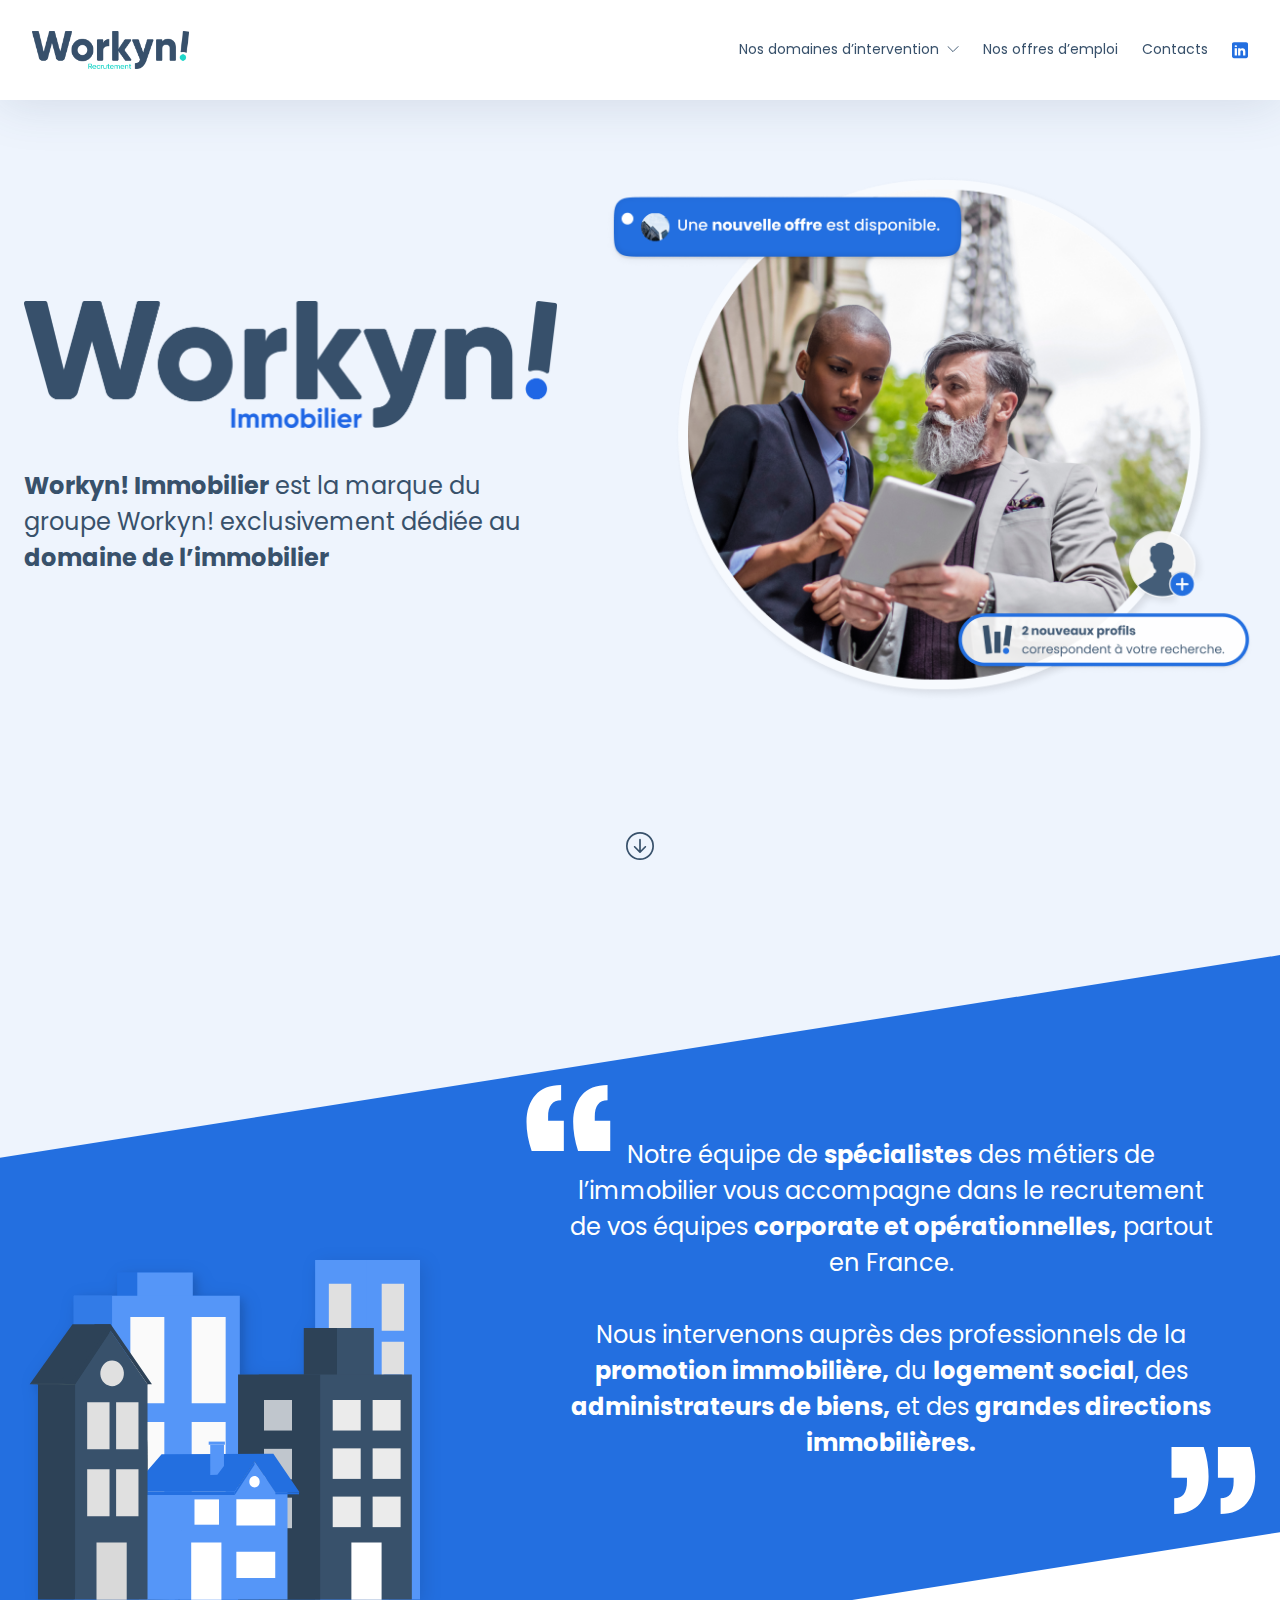
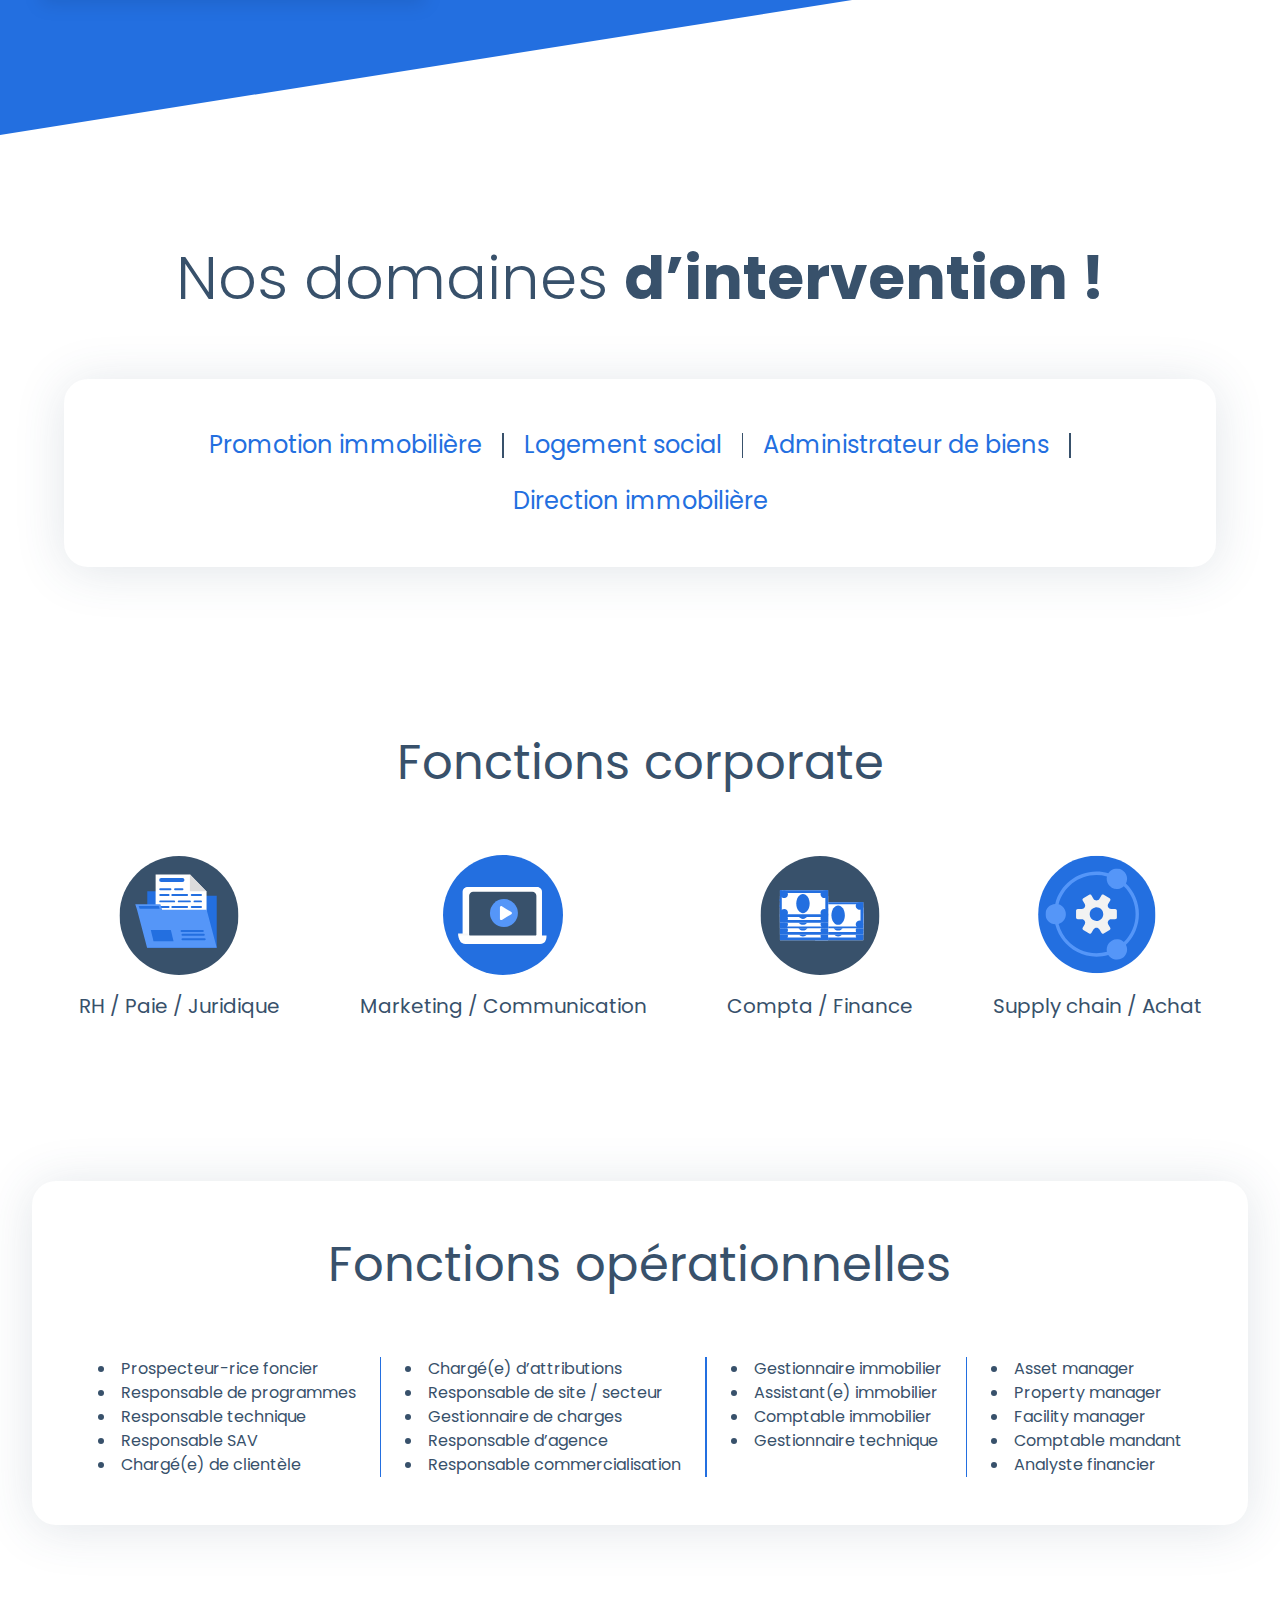
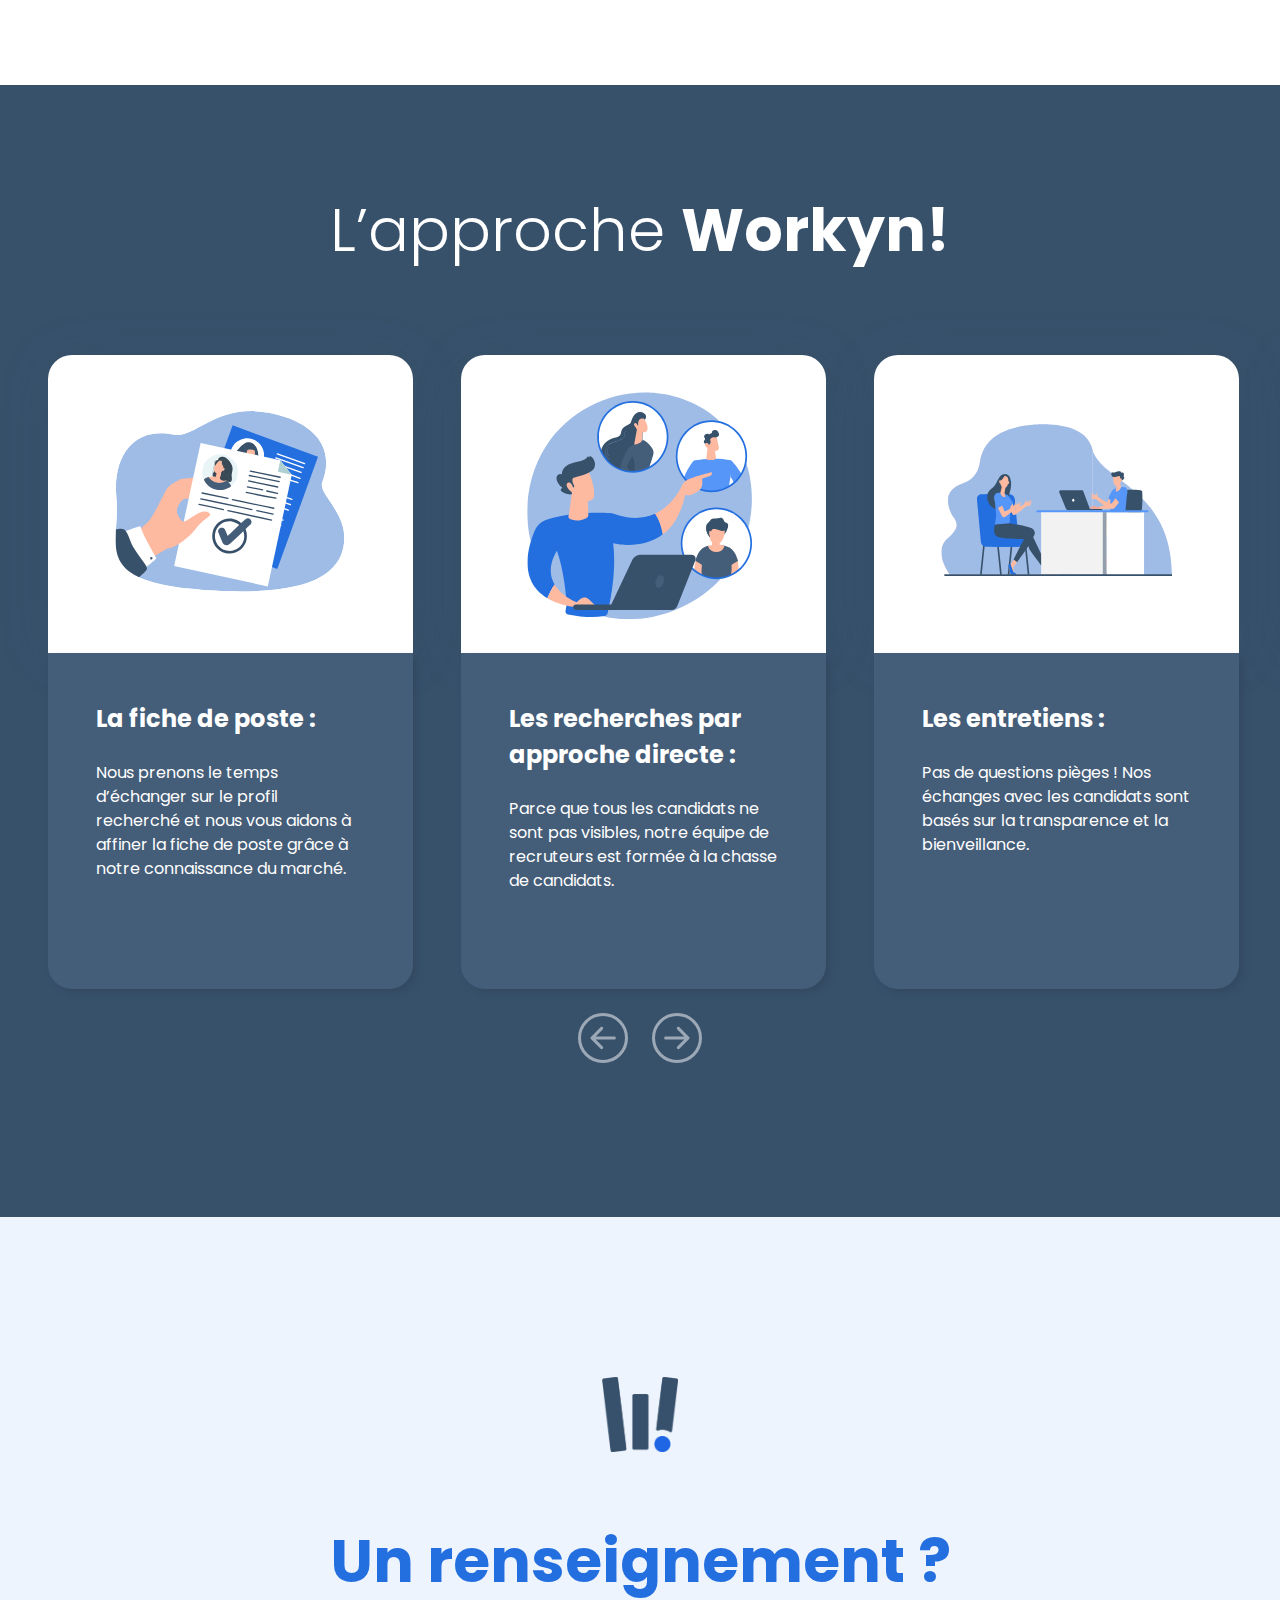
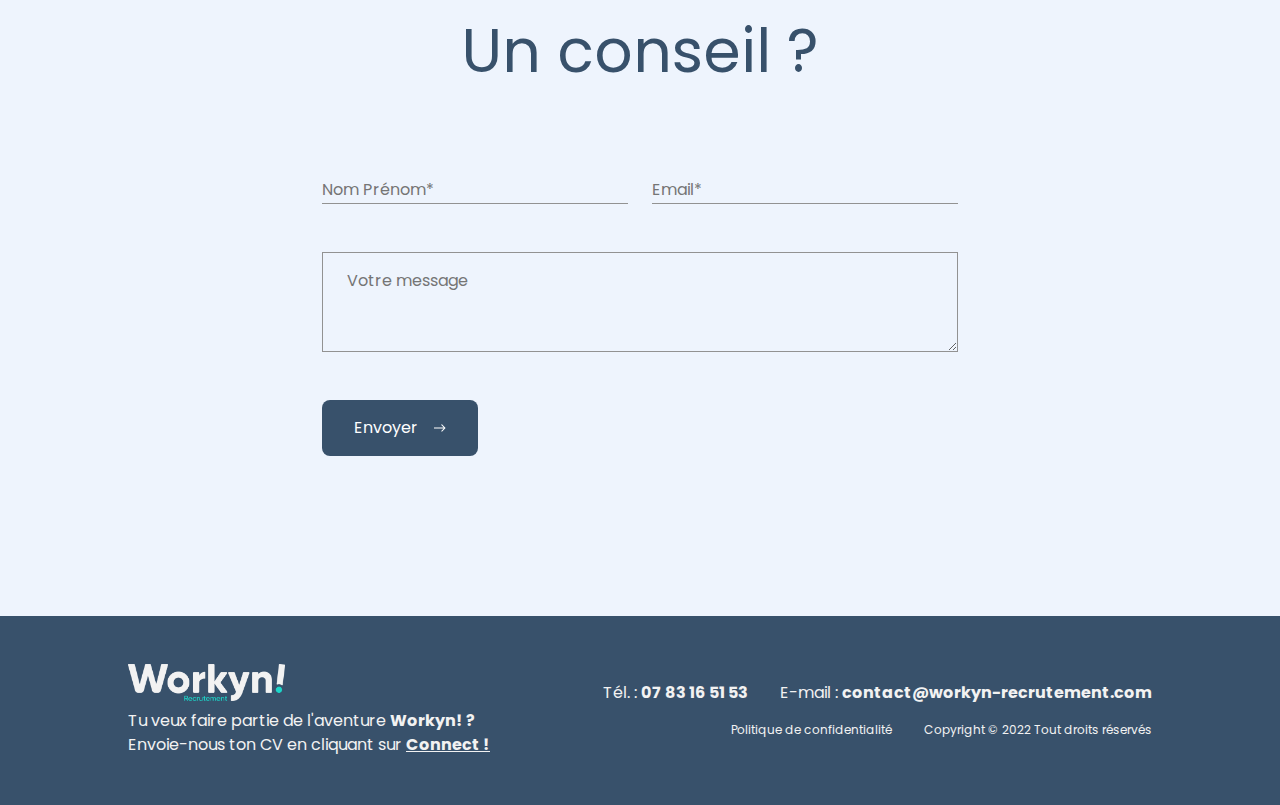
<file: immobilier.html>
<!DOCTYPE html>
<html lang="fr">

<head>
    <!-- Google tag (gtag.js) -->
    <script async src="https://www.googletagmanager.com/gtag/js?id=G-B6C6WZS4LH"></script>
    <script>
        window.dataLayer = window.dataLayer || [];
        function gtag() { dataLayer.push(arguments); }
        gtag('js', new Date());

        gtag('config', 'G-B6C6WZS4LH');
    </script>
    
    <meta charset="UTF-8">
    <meta http-equiv="X-UA-Compatible" content="IE=edge">
    <meta name="viewport" content="width=device-width, initial-scale=1.0">
    <title>Workyn! Immobilier</title>
    <meta name="description" content="Le cabinet de recrutement exclusivement dédié au secteur de l’immobilier">

    <!-- FEUILLE DE STYLE CSS -->
    <link rel="stylesheet" href="./style.css">

    <!-- FAVICON -->
    <link rel="icon" type="image/svg" href="./sources/icons/favicon/favicon_workyn_blue.png">

    <!-- GOOGLE FONT POLICE -->
    <link rel="preconnect" href="https://fonts.googleapis.com">
    <link rel="preconnect" href="https://fonts.gstatic.com" crossorigin>
    <link href="https://fonts.googleapis.com/css2?family=Poppins:wght@100;200;300;400;500;600;700;800;900&display=swap"
        rel="stylesheet">
    <!-- SMTP JS -->
    <script defer src="https://smtpjs.com/v3/smtp.js"></script>

    <!-- SCRIPT JS CUSTOM -->
    <script type="text/javascript" src="./scripts/script.js" defer></script>
</head>

<body>

    <!-- ==================== HEADER ==================== -->
    <header class="  w_100 background_white">
        <div class="background_white box_shadow">
            <div class="mw_1440_auto flex_between_center wrapper ">
                <a class="header_link_home" href="./index.html">
                    <img class="header_link_home_logo dblock w_100"
                        src="./sources/logos/workyn/blue/recrutement_4253_1012.png" alt="logo workyn">
                    <img class="header_link_home_icon dblock dnone w_100"
                        src="./sources/icons/workyn/blue/recrutement_1357_1334.png" alt="logo workyn">
                </a>
                <nav class="flex_center_center gap_24">

                    <div class="nav_links_menu_toggler js_nav_links_menu_toggler" aria-expanded="false">
                        <button  class="nav_links realestate">
                            <span>Nos domaines d’intervention</span>
                            <span class="nav_links_arrow"></span>
                        </button>
                        <div class="nav_links_menu_content">
                            <a href="./commerce-et-luxe.html" class="color_pink">
                                <span></span>
                                <span>Commerce & Luxe</span>
                            </a>
                            <a href="./immobilier.html" class="color_blue">
                                <span></span>
                                <span>Immobilier</span>
                            </a>
                            <a href="./life-sciences.html" class="color_green_life">
                                <span></span>
                                <span>Life Sciences</span>
                            </a>
                            <a href="./finance.html" class="color_purple">
                                <span></span>
                                <span>Finance</span>
                            </a>
                        </div>
                    </div>

                    <a target="_blank" class="nav_links realestate" href="https://workyn.teamtailor.com/#jobs">Nos offres
                        d’emploi</a>
                    <a class="nav_links realestate" href="#section_contact_anchor">Contacts</a>
                    <a target="_blank" href="https://www.linkedin.com/company/workyn-recrutement"><img class="dblock"
                            src="./sources/icons/linkedin/linkedin_blue.svg" alt="logo linkedin"></a>
                    <div class="header_scroll dnone flex_center_center gap_24">
                        <p>|</p>
                        <a class="nav_links realestate" href="#section_contact_anchor">Je recrute</a>
                        <a class="nav_links realestate" target="_blank" href="https://workyn.teamtailor.com/#jobs">Toutes nos
                            offres</a>
                    </div>
                </nav>
                <button class="dnone nav_toggler" type="button" aria-label="toggle curtain navigation">
                    <span class="line l1"></span>
                    <span class="line l2"></span>
                    <span class="line l3"></span>
                </button>
            </div>
        </div>
    </header>

    <!-- ==================== MAIN ==================== -->
    <main>
        <!-- ==================== SECTION 1 Introduction sous page ==================== -->
        <section class="section_introduction_page background_blue_light">
            <div class="flex_between_center flex_column_under_1200 gap_48 gap_32_under_576 mw_1312_auto">
                <div class="section_introduction_page_content">
                    <img class="dblock w_100 mb_40 mb_24_under_576"
                        src="./sources/logos/workyn/blue/realestate_4266_1017.png" alt="logo business workyn">
                    <h1 class="h1_24_36 fadein"><strong>Workyn! Immobilier</strong> est la marque du groupe Workyn!
                        exclusivement dédiée au <strong>domaine de l’immobilier</strong></h1>
                </div>
                <img class="section_introduction_page_img dblock" src="./sources/img/section_hero/realestate.png"
                    alt="illustration immobilier">
            </div>
            <div class="section_introduction_anchor section_introduction_page_anchor flex_center">
                <a href="#section_goals_anchor"><img class="dblock"
                        src="./sources/icons/arrow/arrow_down_blue_28_28.svg" alt="anchor blue">
            </div></a>
        </section>
        <!-- ==================== SECTION 2 GOALS ==================== -->
        <section class="section_goals realestate ">
            <div class="wrapper mw_1312_auto">
                <div class="section_goals_ribbon_container background_blue"></div>
                <div class="section_goals_content flex_between">
                    <div class="section_goals_content_img flex_column">
                        <img class="dblock" src="./sources/logos/pages/section_goals/realestate.svg"
                            alt="photo antoine">
                    </div>
                    <div class="section_goals_content_text flex_column gap_16">
                        <span id="section_goals_anchor" class="anchor"></span>
                        <img class="dblock align_self_start" src="./sources/icons/quote/quote_white_up_87_68.svg"
                            alt="quote icon">
                        <h3 class="color_white align_self_center text_center">Notre équipe de
                            <strong>spécialistes</strong>
                            des métiers de
                            l’immobilier vous accompagne dans le recrutement de vos équipes <strong>corporate et
                                opérationnelles,</strong> partout en France.
                            <br>
                            <br>Nous intervenons auprès des professionnels de la <strong>promotion immobilière,</strong>
                            du
                            <strong>logement social</strong>, des <strong>administrateurs de biens,</strong> et des
                            <strong>grandes directions immobilières.</strong>
                        </h3>
                        <img class="dblock align_self_end second_element"
                            src="./sources/icons/quote/quote_white_down_87_68.svg" alt="quote icon">
                    </div>
                </div>
            </div>
        </section>
        <!-- ==================== SECTION 3 EXPERT ==================== -->
        <section id="section_expert" class="section_expert background_white">
            <h2 class="text_center mb_56">Nos domaines <strong>d’intervention !</strong></h2>
            <div class="section_expert_container realestate flex_center_center  my_auto box_shadow">
                <h3 class="color_blue">Promotion immobilière</h3>
                <span class="section_expert_separator"></span>
                <h3 class="color_blue">Logement social</h3>
                <span class="section_expert_separator"></span>
                <h3 class="color_blue">Administrateur de biens</h3>
                <span class="section_expert_separator"></span>
                <h3 class="color_blue">Direction immobilière</h3>
            </div>
        </section>
        <!-- ==================== SECTION 4 SECTORS ==================== -->
        <section class="section_sectors background_white">
            <h2 class="h2_48_72 text_center mb_56">Fonctions corporate</h2>
            <div class="my_auto flex_center_center flex_column_under_1200 gap_80 gap_48_under_768">
                <div class="flex_between gap_80 gap_48_under_768 gap_16_under_576">
                    <div class="section_sectors_container_realestate flex_column_center_center">
                        <img class="dblock" src="./sources/logos/sectors/realestate/sector1.svg" alt="sectors logo">
                        <div class="w_100 text_center">RH / Paie / Juridique</div>
                    </div>
                    <div class="section_sectors_container_realestate flex_column_center_center">
                        <img class="dblock" src="./sources/logos/sectors/realestate/sector2.svg" alt="sectors logo">
                        <div class="w_100 text_center">Marketing / Communication</div>
                    </div>
                </div>
                <div class="flex_between gap_80 gap_48_under_768 gap_16_under_576">
                    <div class="section_sectors_container_realestate flex_column_center_center">
                        <img class="dblock" src="./sources/logos/sectors/realestate/sector3.svg" alt="sectors logo">
                        <div class="w_100 text_center">Compta / Finance</div>
                    </div>
                    <div class="section_sectors_container_realestate flex_column_center_center">
                        <img class="dblock" src="./sources/logos/sectors/realestate/sector4.svg" alt="sectors logo">
                        <div class="w_100 text_center">Supply chain / Achat</div>
                    </div>
                </div>
            </div>
        </section>
        <!-- ==================== SECTION 4 BIS SECTORS OPERATIONS ==================== -->
        <section class="section_operations mw_1312_auto">
            <div class="section_operations_container box_shadow">
                <h2 class="text_center h2_48_72 mb_56">Fonctions opérationnelles</h2>
                <div class="section_operations_content flex">
                    <div class="flex">
                        <ul>
                            <li>Prospecteur-rice foncier</li>
                            <li>Responsable de programmes</li>
                            <li>Responsable technique</li>
                            <li>Responsable SAV</li>
                            <li>Chargé(e) de clientèle</li>
                        </ul>
                        <div class="section_operations_content_separator"></div>
                        <ul class="section_operations_content_middle">
                            <li>Chargé(e) d’attributions</li>
                            <li>Responsable de site / secteur</li>
                            <li>Gestionnaire de charges</li>
                            <li>Responsable d’agence</li>
                            <li>Responsable commercialisation</li>
                        </ul>
                    </div>
                    <div class="section_operations_content_separator"></div>
                    <div class="flex">
                        <ul class="section_operations_content_bottom">
                            <li>Gestionnaire immobilier</li>
                            <li>Assistant(e) immobilier</li>
                            <li>Comptable immobilier</li>
                            <li>Gestionnaire technique</li>
                        </ul>
                        <div class="section_operations_content_separator"></div>
                        <ul class="section_operations_content_bottom">
                            <li>Asset manager</li>
                            <li>Property manager</li>
                            <li>Facility manager</li>
                            <li>Comptable mandant</li>
                            <li>Analyste financier</li>
                        </ul>
                    </div>
                </div>
            </div>
        </section>
        <!-- ==================== SECTION 5 APPROACH ==================== -->
        <section class="section_approach background_blue_strong">
            <h2 class="text_center color_white">L’approche <strong>Workyn!</strong></h2>
            <div class="section_approach_cards_container mw_1440_auto flex gap_48">
                <div class="section_approach_card">
                    <div class="section_approach_card_image flex_center_center background_white w_100">
                        <img class="dblock" src="./sources/logos/cards/realestate/card1.svg" alt="image cards APPROACH">
                    </div>
                    <div class="section_approach_card_content  color_white w_100">
                        <h4>La fiche de poste :</h4>
                        <p><br>Nous prenons le temps d’échanger sur le profil recherché et nous vous aidons à affiner la
                            fiche de poste grâce à notre connaissance du marché.</p>
                    </div>
                </div>
                <div class="section_approach_card">
                    <div class="section_approach_card_image flex_center_center background_white w_100">
                        <img class="dblock" src="./sources/logos/cards/realestate/card2.svg" alt="image cards APPROACH">
                    </div>
                    <div class="section_approach_card_content  color_white w_100">
                        <h4>Les recherches par approche directe :</h4>
                        <p><br>Parce que tous les candidats ne sont pas visibles, notre équipe de recruteurs est formée
                            à la chasse de candidats.</p>
                    </div>
                </div>
                <div class="section_approach_card">
                    <div class="section_approach_card_image flex_center_center background_white w_100">
                        <img class="dblock" src="./sources/logos/cards/realestate/card3.svg" alt="image cards APPROACH">
                    </div>
                    <div class="section_approach_card_content  color_white w_100">
                        <h4>Les entretiens :</h4>
                        <p><br>Pas de questions pièges ! Nos échanges avec les candidats sont basés sur la transparence
                            et la bienveillance.</p>
                    </div>
                </div>
                <div class="section_approach_card">
                    <div class="section_approach_card_image flex_center_center background_white w_100">
                        <img class="dblock" src="./sources/logos/cards/realestate/card4.svg" alt="image cards APPROACH">
                    </div>
                    <div class="section_approach_card_content  color_white w_100">
                        <h4>Les remontées d’informations :</h4>
                        <p><br>Tout au long du processus de recrutement, nous vous partageons les informations
                            spécifiques au secteur (rémunération, volumétrie de CV, concurrence…).</p>
                    </div>
                </div>
                <div class="section_approach_card">
                    <div class="section_approach_card_image flex_center_center background_white w_100">
                        <img class="dblock" src="./sources/logos/cards/realestate/card5.svg" alt="image cards APPROACH">
                    </div>
                    <div class="section_approach_card_content  color_white w_100">
                        <h4>Le suivi post intégration :</h4>
                        <p><br>Notre collaboration ne s’arrête pas au recrutement du candidat. Tous les candidats
                            bénéficient d’un suivi personnalisé après leur prise de poste.</p>
                    </div>
                </div>
            </div>
            <div class="section_approach_cards_buttons flex_center_center mw_1440_auto gap_24">
                <span id="section_approach_cards_button_previous" class="section_approach_cards_button_previous">
                    <img class="dblock" src="./sources/icons/arrow/arrow_circle_white.svg" alt="arrow">
                </span>
                <span id="section_approach_cards_button_next"><img class="dblock"
                        src="./sources/icons/arrow/arrow_circle_white.svg" alt="arrow"></span>
            </div>
        </section>
        <!-- ==================== SECTION 6 CONTACT ==================== -->
        <section class="background_blue_light">
            <div id="section_contact_anchor" class="section_contact mw_700_auto">
                <img class="section_contact_icon dblock my_auto mb_64"
                    src="./sources/icons/workyn/blue/realestate_1358_1334.png" alt="logo workyn contact">
                <h2 class="text_center fw_400 mb_80">
                    <strong class="color_blue">Un renseignement ?</strong>
                    <br>Un conseil ?
                </h2>

                <form onsubmit="Mail(); reset(); return false;">
                    <div class="flex flex_column_under_576 gap_24 mb_48">
                        <input required class="color_grey border_1_bottom_grey dblock w_100" type="text" id="name"
                            name="name" placeholder="Nom Prénom*" pattern="[( )a-zA-Z0-9._%+-]{2,50}" maxlength="50">
                        <input required class="color_grey border_1_bottom_grey dblock w_100" type="text" id="email"
                            name="email" placeholder="Email*" pattern="[a-z0-9._%+-]+@[a-z0-9.-]+\.[a-z]{2,4}$"
                            maxlength="50">
                    </div>
                    <div class="mb_48">
                        <textarea required class="color_grey border_1_grey dblock w_100" id="message" name="message"
                            maxlength="1000" placeholder="Votre message"></textarea>
                    </div>

                    <div class="flex_between_center button_box">
                        <button disabled
                            class="dnone button_classic border_1_blue_strong hover_background_blue_strong_color_white transition_200ms_easeout">Joindre
                            un fichier</button>
                        <button type="submit"
                            class="button_classic button_hover_arrow flex_center_center background_blue_strong color_white">
                            Envoyer<span class="background_blue_strong"></span><img
                                class="dblock transition_200ms_easeout"
                                src="./sources/icons/arrow/arrow_right_white_18_8.svg"
                                alt="icone fleche blanche droite"></button>
                    </div>
                </form>
            </div>
        </section>
    </main>
    <!-- ==================== FOOTER ==================== -->
    <footer class="background_blue_strong color_white_break">
        <div class="mw_1440_auto wrapper">
            <div class=" footer_container flex_between_center flex_column_center_center_under_1200 ">

                <div class="footer_container_left">
                    <img class="my_auto_under_1200 dblock mb_8 mb_32_under_1200"
                        src="./sources/logos/workyn/white/recrutement_4253_1012.png" alt="logo workyn footer">
                    <p class="mw_250_under_1200 mb_32_under_1200 text_center_under_1200">Tu veux faire partie de
                        l'aventure
                        <strong>Workyn! ?</strong>
                        <br> Envoie-nous ton CV en cliquant sur
                        <a target="_blank" class="fw_700 underline" href="https://workyn.teamtailor.com/connect">Connect
                            !</a>
                    </p>
                </div>

                <div class="footer_container_right">
                    <div
                        class="flex flex_column_center_center_under_1200 gap_32 gap_8_under_1200 mb_16 mb_32_under_1200">
                        <p class="text_center_under_1200">Tél. : <strong class="dblock_under_1200">07 83 16 51 53</strong>
                        </p>
                        <p class="text_center_under_1200">E-mail : <strong
                                class="dblock_under_1200">contact@workyn-recrutement.com</strong></p>
                    </div>
                    <div class="flex_end_center flex_column_center_center_under_1200 gap_32 gap_8_under_1200">
                        <a class="p_small" href="./about/privacy.html">Politique de confidentialité</a>
                        <a class="p_small" href="./about/legal.html">Copyright © 2022 Tout droits réservés</a>
                    </div>
                </div>
            </div>
        </div>
    </footer>
</body>

</html>
</file>
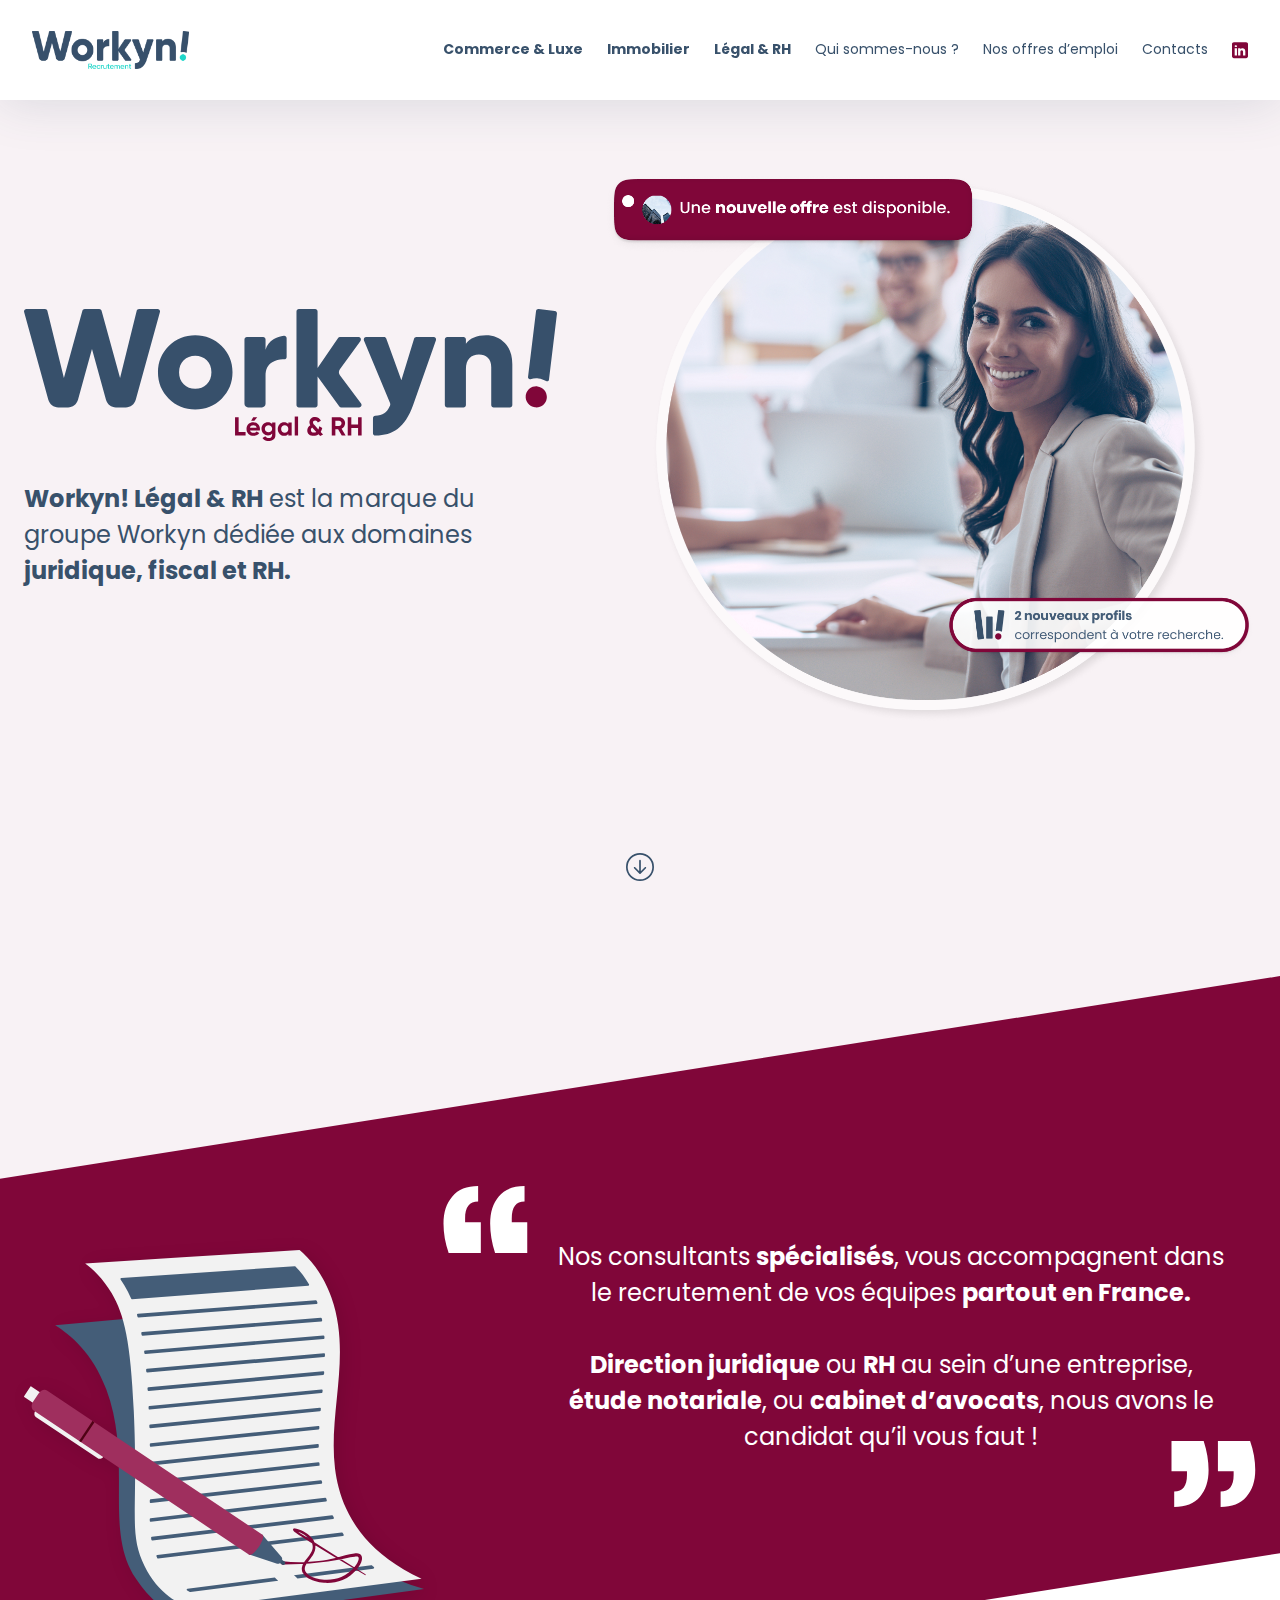
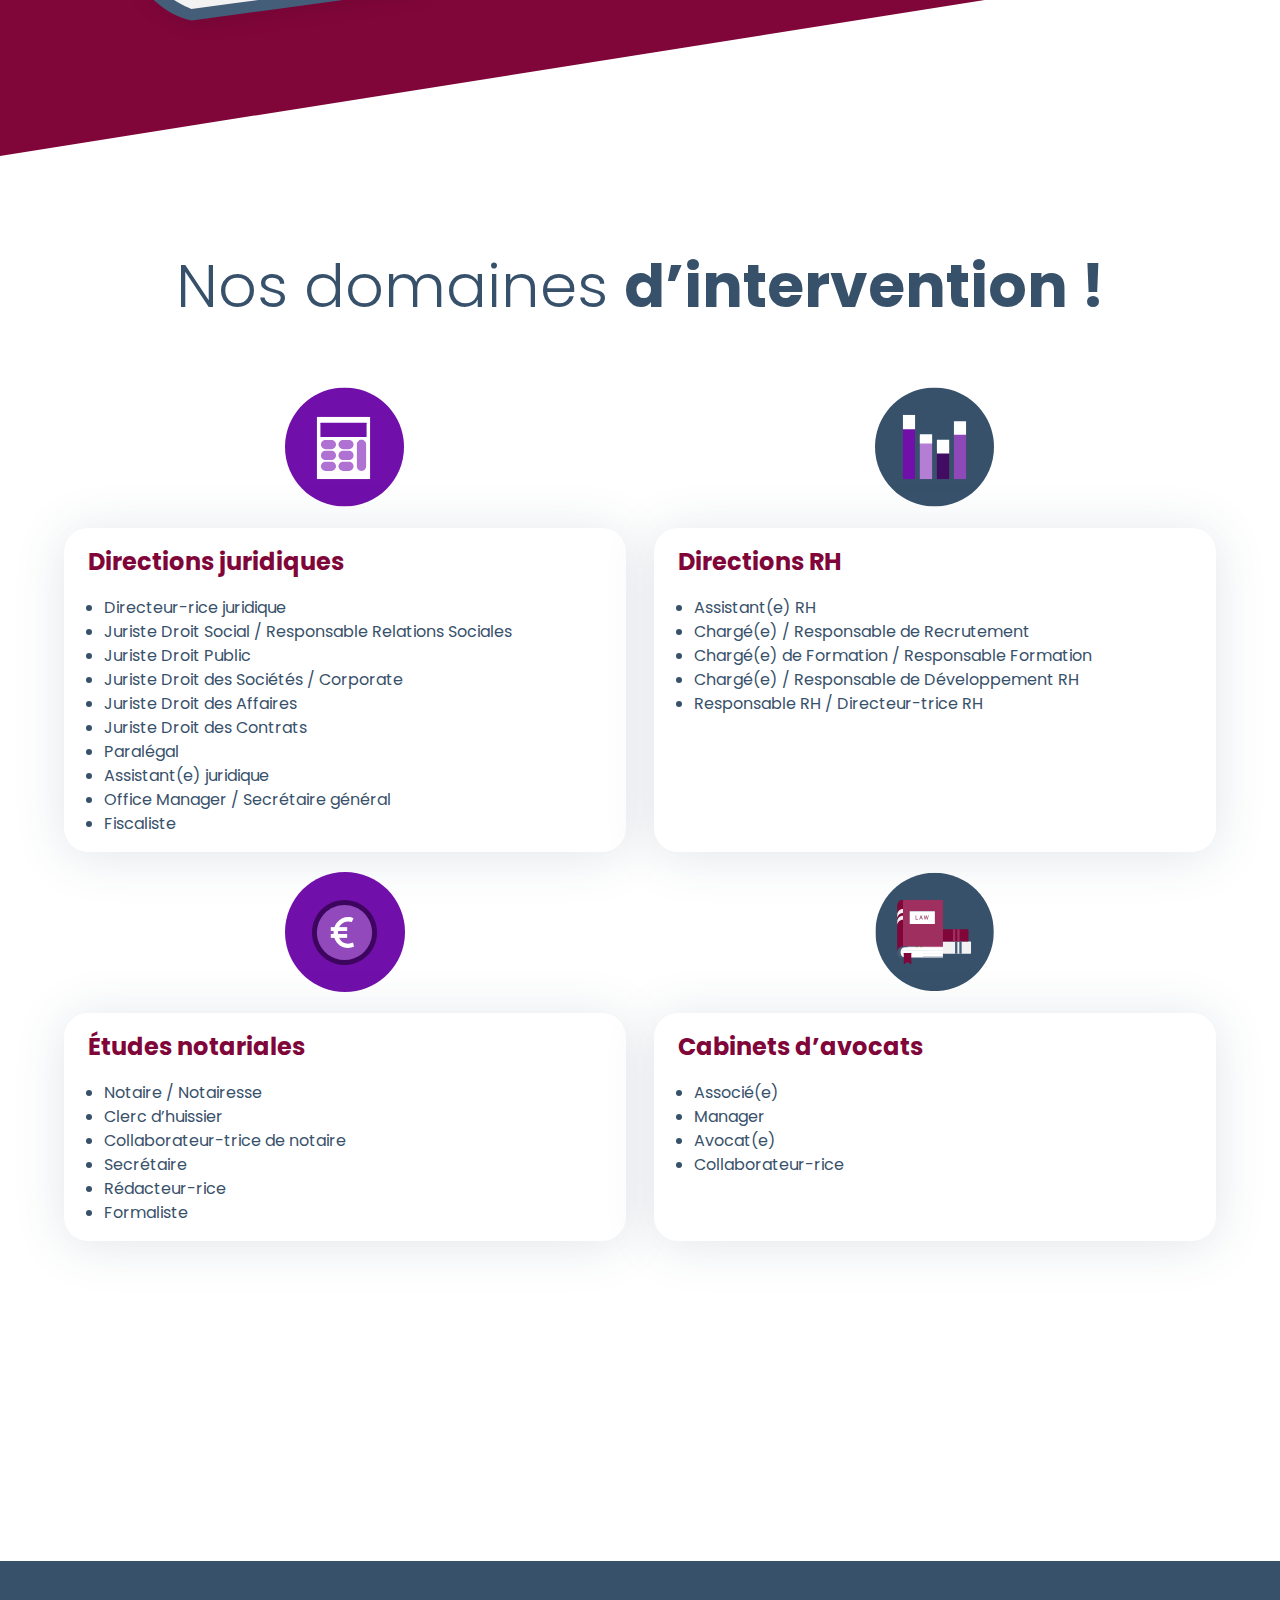
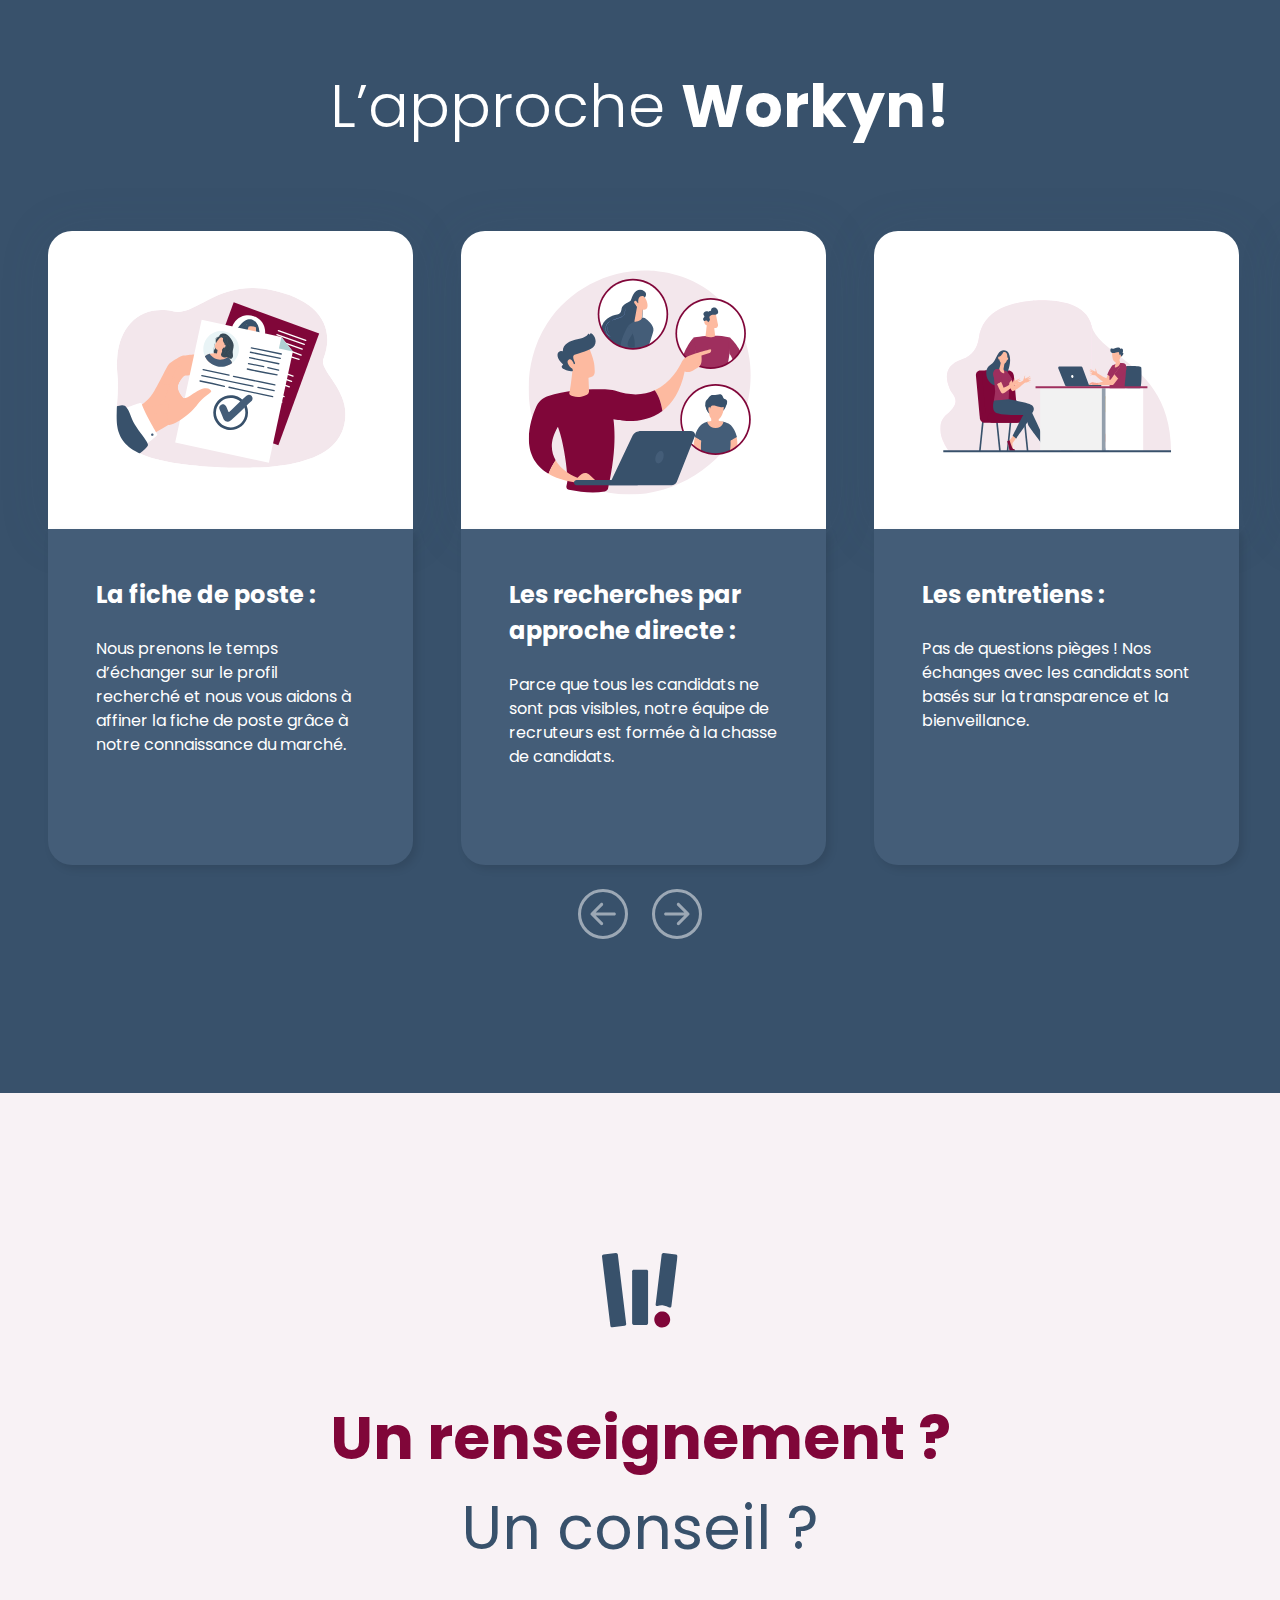
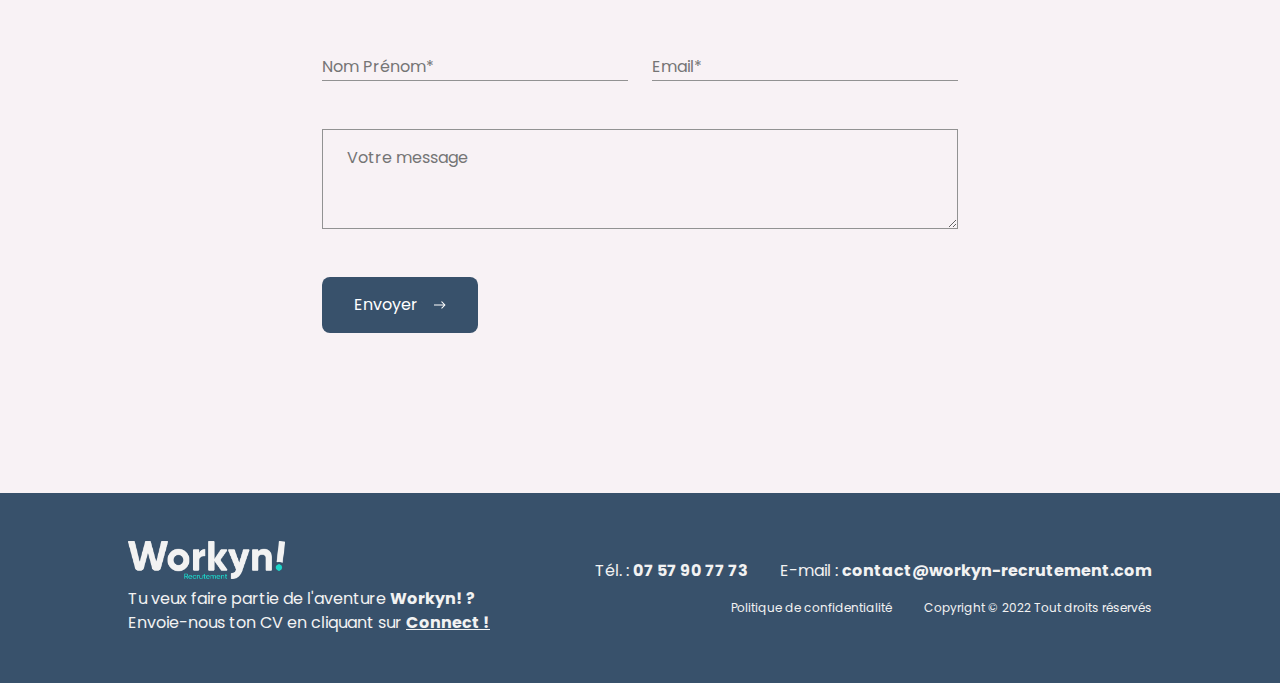
<file: legal-rh.html>
<!DOCTYPE html>
<html lang="fr">

<head>
    <!-- Google tag (gtag.js) -->
    <script async src="https://www.googletagmanager.com/gtag/js?id=G-B6C6WZS4LH"></script>
    <script>
        window.dataLayer = window.dataLayer || [];
        function gtag() { dataLayer.push(arguments); }
        gtag('js', new Date());

        gtag('config', 'G-B6C6WZS4LH');
    </script>
    
    <meta charset="UTF-8">
    <meta http-equiv="X-UA-Compatible" content="IE=edge">
    <meta name="viewport" content="width=device-width, initial-scale=1.0">
    <meta name="description" content="Le cabinet de recrutement exclusivement dédié au secteur du légal & RH">
    <title>Cabinet de recrutement – Légal & RH</title>

    <!-- FEUILLE DE STYLE CSS -->
    <link rel="stylesheet" href="./style.css">

    <!-- FAVICON -->
    <link rel="icon" type="image/svg" href="./sources/icons/favicon/favicon_workyn_red.svg">

    <!-- GOOGLE FONT POLICE -->
    <link rel="preconnect" href="https://fonts.googleapis.com">
    <link rel="preconnect" href="https://fonts.gstatic.com" crossorigin>
    <link href="https://fonts.googleapis.com/css2?family=Poppins:wght@100;200;300;400;500;600;700;800;900&display=swap"
        rel="stylesheet">
    <!-- SMTP JS -->
    <script defer src="https://smtpjs.com/v3/smtp.js"></script>

    <!-- SCRIPT JS CUSTOM -->
    <script type="text/javascript" src="./scripts/script.js" defer></script>
</head>

<body>
    <!-- ==================== HEADER ==================== -->
    <header class="  w_100 background_white">
        <div class="background_white box_shadow">
            <div class="mw_1440_auto flex_between_center wrapper ">
                <a class="header_link_home" href="./index.html">
                    <img class="header_link_home_logo dblock w_100"
                        src="./sources/logos/workyn/blue/recrutement_4253_1012.png" alt="logo workyn">
                    <img class="header_link_home_icon dblock dnone w_100"
                        src="./sources/icons/workyn/blue/recrutement_1357_1334.png" alt="logo workyn">
                </a>
                <nav class="flex_center_center gap_24">
                    <a class="nav_links fw_700" href="./commerce-et-luxe.html">Commerce & Luxe</a>
                    <a class="nav_links fw_700" href="./immobilier.html">Immobilier</a>
                    <a class="nav_links fw_700" href="./legal-rh.html">Légal & RH</a>
                    <a class="nav_links legal" href="#section_goals_anchor">Qui sommes-nous ?</a>
                    <a target="_blank" class="nav_links legal" href="https://workyn.teamtailor.com/#jobs">Nos offres
                        d’emploi</a>
                    <a class="nav_links legal" href="#section_contact_anchor">Contacts</a>
                    <a target="_blank" href="https://www.linkedin.com/company/workyn-recrutement"><img class="dblock"
                            src="./sources/icons/linkedin/linkedin_red.svg" alt="logo linkedin"></a>
                    <div class="header_scroll dnone flex_center_center gap_24">
                        <p>|</p>
                        <a class="nav_links legal" href="#section_contact_anchor">Je recrute</a>
                        <a class="nav_links legal" target="_blank" href="https://workyn.teamtailor.com/#jobs">Toutes nos
                            offres</a>
                    </div>
                </nav>
                <button class="dnone nav_toggler" type="button" aria-label="toggle curtain navigation">
                    <span class="line l1"></span>
                    <span class="line l2"></span>
                    <span class="line l3"></span>
                </button>
            </div>
        </div>
    </header>
    <!-- ==================== MAIN ==================== -->
    <main>
        <!-- ==================== SECTION Introduction sous page ==================== -->
        <section class="section_introduction_page background_red_light">
            <div class="flex_between_center flex_column_under_1200 gap_48 gap_32_under_576 mw_1312_auto">
                <div class="section_introduction_page_content">
                    <img class="dblock w_100 mb_40 mb_24_under_576" src="./sources/logos/workyn/blue/legal.svg"
                        alt="logo business workyn">
                    <h1 class="h1_24_36 fadein"><strong>Workyn! Légal & RH</strong>
                        est la marque du groupe Workyn dédiée aux domaines <strong>juridique, fiscal et RH.</strong>
                    </h1>
                </div>
                <img class="section_introduction_page_img dblock" src="./sources/img/section_hero/legal.png"
                    alt="illustration immobilier">
            </div>
            <div class="section_introduction_anchor section_introduction_page_anchor flex_center">
                <a href="#section_goals_anchor"><img class="dblock"
                        src="./sources/icons/arrow/arrow_down_blue_28_28.svg" alt="anchor blue">
            </div></a>
        </section>
        <!-- ==================== SECTION GOALS ==================== -->
        <section class="section_goals legal">
            <div class="wrapper mw_1312_auto">
                <div class="section_goals_ribbon_container background_red"></div>
                <div class="section_goals_content legal flex_between">
                    <div class="section_goals_content_img flex_column">
                        <img class="dblock" src="./sources/logos/pages/section_goals/legal.svg" alt="photo antoine">
                    </div>
                    <div class="legal section_goals_content_text flex_column gap_16">
                        <span id="section_goals_anchor" class="anchor"></span>
                        <img class="dblock align_self_start" src="./sources/icons/quote/quote_white_up_87_68.svg"
                            alt="quote icon">
                        <h3 class="color_white align_self_center text_center">
                            Nos consultants <strong>spécialisés</strong>, vous accompagnent dans le recrutement de vos
                            équipes <strong>partout en France.</strong>
                            <br><br>
                            <strong>Direction juridique</strong> ou <strong>RH</strong> au sein d’une entreprise,
                            <strong>étude notariale</strong>, ou <strong>cabinet d’avocats</strong>, nous avons le
                            candidat qu’il vous faut !
                        </h3>
                        <img class="dblock align_self_end second_element"
                            src="./sources/icons/quote/quote_white_down_87_68.svg" alt="quote icon">
                    </div>
                </div>
            </div>
        </section>

        <!-- ==================== SECTION EXPERT ==================== -->
        <section id="section_expert" class="section_expert background_white mw_1440_auto">
            <h2 class="text_center mb_56">Nos domaines <strong>d’intervention !</strong></h2>
            <div class="section_expert_container legal">
                <div class="section_expert_domain">
                    <div class="section_expert_domain_content">
                        <h4 class="color_red">Directions juridiques</h4>
                        <ul>
                            <li>Directeur-rice juridique</li>
                            <li>Juriste Droit Social / Responsable Relations Sociales</li>
                            <li>Juriste Droit Public</li>
                            <li>Juriste Droit des Sociétés / Corporate</li>
                            <li>Juriste Droit des Affaires</li>
                            <li>Juriste Droit des Contrats</li>
                            <li>Paralégal</li>
                            <li>Assistant(e) juridique</li>
                            <li>Office Manager / Secrétaire général</li>
                            <li>Fiscaliste</li>
                        </ul>
                    </div>
                </div>
                <div class="section_expert_domain">
                    <div class="section_expert_domain_content">
                        <h4 class="color_red">Directions RH</h4>
                        <ul>
                            <li>Assistant(e) RH</li>
                            <li>Chargé(e) / Responsable de Recrutement</li>
                            <li>Chargé(e) de Formation / Responsable Formation</li>
                            <li>Chargé(e) / Responsable de Développement RH</li>
                            <li>Responsable RH / Directeur-trice RH</li>
                        </ul>
                    </div>
                </div>
                <div class="section_expert_domain">
                    <div class="section_expert_domain_content">
                        <h4 class="color_red">Études notariales</h4>
                        <ul>
                            <li>Notaire / Notairesse</li>
                            <li>Clerc d’huissier</li>
                            <li>Collaborateur-trice de notaire</li>
                            <li>Secrétaire</li>
                            <li>Rédacteur-rice</li>
                            <li>Formaliste</li>
                        </ul>
                    </div>
                </div>
                <div class="section_expert_domain">
                    <div class="section_expert_domain_content">
                        <h4 class="color_red">Cabinets d’avocats</h4>
                        <ul>
                            <li>Associé(e)</li>
                            <li>Manager</li>
                            <li>Avocat(e)</li>
                            <li>Collaborateur-rice</li>
                        </ul>
                    </div>
                </div>
            </div>
            </div>
        </section>
        <!-- ==================== SECTION APPROACH ==================== -->
        <section class="section_approach background_blue_strong">
            <h2 class="text_center color_white">L’approche <strong>Workyn!</strong></h2>
            <div class="section_approach_cards_container mw_1440_auto flex gap_48">
                <div class="section_approach_card">
                    <div class="section_approach_card_image flex_center_center background_white w_100">
                        <img class="dblock" src="./sources/logos/cards/legal/card1.svg" alt="image cards APPROACH">
                    </div>
                    <div class="section_approach_card_content  color_white w_100">
                        <h4>La fiche de poste :</h4>
                        <p><br>Nous prenons le temps d’échanger sur le profil recherché et nous vous aidons à affiner la
                            fiche de poste grâce à notre connaissance du marché.</p>
                    </div>
                </div>
                <div class="section_approach_card">
                    <div class="section_approach_card_image flex_center_center background_white w_100">
                        <img class="dblock" src="./sources/logos/cards/legal/card2.svg" alt="image cards APPROACH">
                    </div>
                    <div class="section_approach_card_content  color_white w_100">
                        <h4>Les recherches par approche directe :</h4>
                        <p><br>Parce que tous les candidats ne sont pas visibles, notre équipe de recruteurs est formée
                            à la chasse de candidats.</p>
                    </div>
                </div>
                <div class="section_approach_card">
                    <div class="section_approach_card_image flex_center_center background_white w_100">
                        <img class="dblock" src="./sources/logos/cards/legal/card3.svg" alt="image cards APPROACH">
                    </div>
                    <div class="section_approach_card_content  color_white w_100">
                        <h4>Les entretiens :</h4>
                        <p><br>Pas de questions pièges ! Nos échanges avec les candidats sont basés sur la transparence
                            et la bienveillance.</p>
                    </div>
                </div>
                <div class="section_approach_card">
                    <div class="section_approach_card_image flex_center_center background_white w_100">
                        <img class="dblock" src="./sources/logos/cards/legal/card4.svg" alt="image cards APPROACH">
                    </div>
                    <div class="section_approach_card_content  color_white w_100">
                        <h4>Les remontées d’informations :</h4>
                        <p><br>Tout au long du processus de recrutement, nous vous partageons les informations
                            spécifiques au secteur (rémunération, volumétrie de CV, concurrence…).</p>
                    </div>
                </div>
                <div class="section_approach_card">
                    <div class="section_approach_card_image flex_center_center background_white w_100">
                        <img class="dblock" src="./sources/logos/cards/legal/card5.svg" alt="image cards APPROACH">
                    </div>
                    <div class="section_approach_card_content  color_white w_100">
                        <h4>Le suivi post intégration :</h4>
                        <p><br>Notre collaboration ne s’arrête pas au recrutement du candidat. Tous les candidats
                            bénéficient d’un suivi personnalisé après leur prise de poste.</p>
                    </div>
                </div>
            </div>
            <div class="section_approach_cards_buttons flex_center_center mw_1440_auto gap_24">
                <span id="section_approach_cards_button_previous" class="section_approach_cards_button_previous">
                    <img class="dblock" src="./sources/icons/arrow/arrow_circle_white.svg" alt="arrow">
                </span>
                <span id="section_approach_cards_button_next"><img class="dblock"
                        src="./sources/icons/arrow/arrow_circle_white.svg" alt="arrow"></span>
            </div>
        </section>
        <!-- ==================== SECTION CONTACT ==================== -->
        <section class="background_red_light">
            <div id="section_contact_anchor" class="section_contact mw_700_auto">
                <img class="section_contact_icon dblock my_auto mb_64" src="./sources/icons/workyn/blue/legal.svg"
                    alt="logo workyn contact">
                <h2 class="text_center fw_400 mb_80">
                    <strong class="color_red">Un renseignement ?</strong>
                    <br>Un conseil ?
                </h2>

                <form onsubmit="Mail(); reset(); return false;">
                    <div class="flex flex_column_under_576 gap_24 mb_48">
                        <input required class="color_grey border_1_bottom_grey dblock w_100" type="text" id="name"
                            name="name" placeholder="Nom Prénom*" pattern="[( )a-zA-Z0-9._%+-]{2,50}" maxlength="50">
                        <input required class="color_grey border_1_bottom_grey dblock w_100" type="text" id="email"
                            name="email" placeholder="Email*" pattern="[a-z0-9._%+-]+@[a-z0-9.-]+\.[a-z]{2,4}$"
                            maxlength="50">
                    </div>
                    <div class="mb_48">
                        <textarea required class="color_grey border_1_grey dblock w_100" id="message" name="message"
                            maxlength="1000" placeholder="Votre message"></textarea>
                    </div>

                    <div class="flex_between_center button_box">
                        <button disabled
                            class="dnone button_classic border_1_blue_strong hover_background_blue_strong_color_white transition_200ms_easeout">Joindre
                            un fichier</button>
                        <button type="submit"
                            class="button_classic button_hover_arrow flex_center_center background_blue_strong color_white">
                            Envoyer<span class="background_blue_strong"></span><img
                                class="dblock transition_200ms_easeout"
                                src="./sources/icons/arrow/arrow_right_white_18_8.svg"
                                alt="icone fleche blanche droite"></button>
                    </div>
                </form>
            </div>
        </section>
    </main>
    <!-- ==================== FOOTER ==================== -->
    <footer class="background_blue_strong color_white_break">
        <div class="mw_1440_auto wrapper">
            <div class=" footer_container flex_between_center flex_column_center_center_under_1200 ">

                <div class="footer_container_left">
                    <img class="my_auto_under_1200 dblock mb_8 mb_32_under_1200"
                        src="./sources/logos/workyn/white/recrutement_4253_1012.png" alt="logo workyn footer">
                    <p class="mw_250_under_1200 mb_32_under_1200 text_center_under_1200">Tu veux faire partie de
                        l'aventure
                        <strong>Workyn! ?</strong>
                        <br> Envoie-nous ton CV en cliquant sur
                        <a target="_blank" class="fw_700 underline" href="https://workyn.teamtailor.com/connect">Connect
                            !</a>
                    </p>
                </div>

                <div class="footer_container_right">
                    <div
                        class="flex flex_column_center_center_under_1200 gap_32 gap_8_under_1200 mb_16 mb_32_under_1200">
                        <p class="text_center_under_1200">Tél. : <strong class="dblock_under_1200">07 57 90 77
                                73</strong>
                        </p>
                        <p class="text_center_under_1200">E-mail : <strong
                                class="dblock_under_1200">contact@workyn-recrutement.com</strong></p>
                    </div>
                    <div class="flex_end_center flex_column_center_center_under_1200 gap_32 gap_8_under_1200">
                        <a class="p_small" href="./about/privacy.html">Politique de confidentialité</a>
                        <a class="p_small" href="./about/legal.html">Copyright © 2022 Tout droits réservés</a>
                    </div>
                </div>
            </div>
        </div>
    </footer>
</body>

</html>
</file>
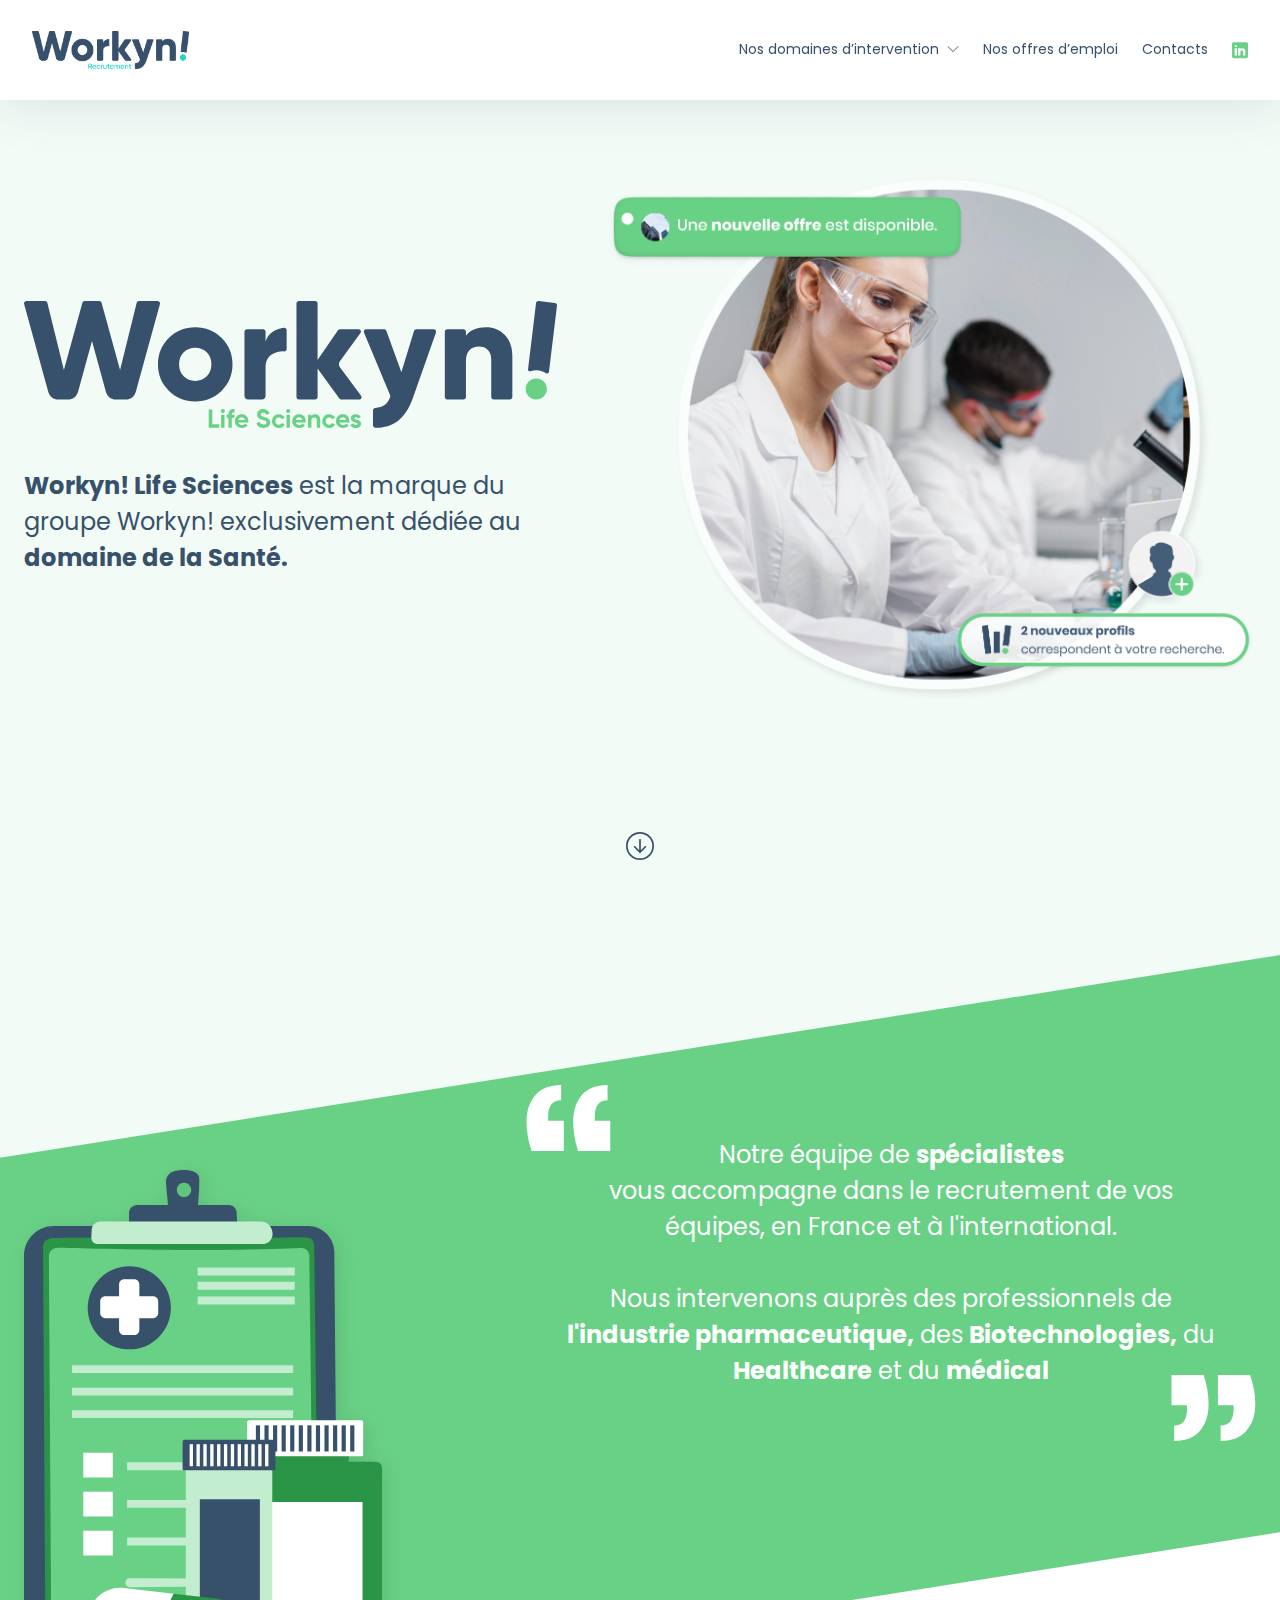
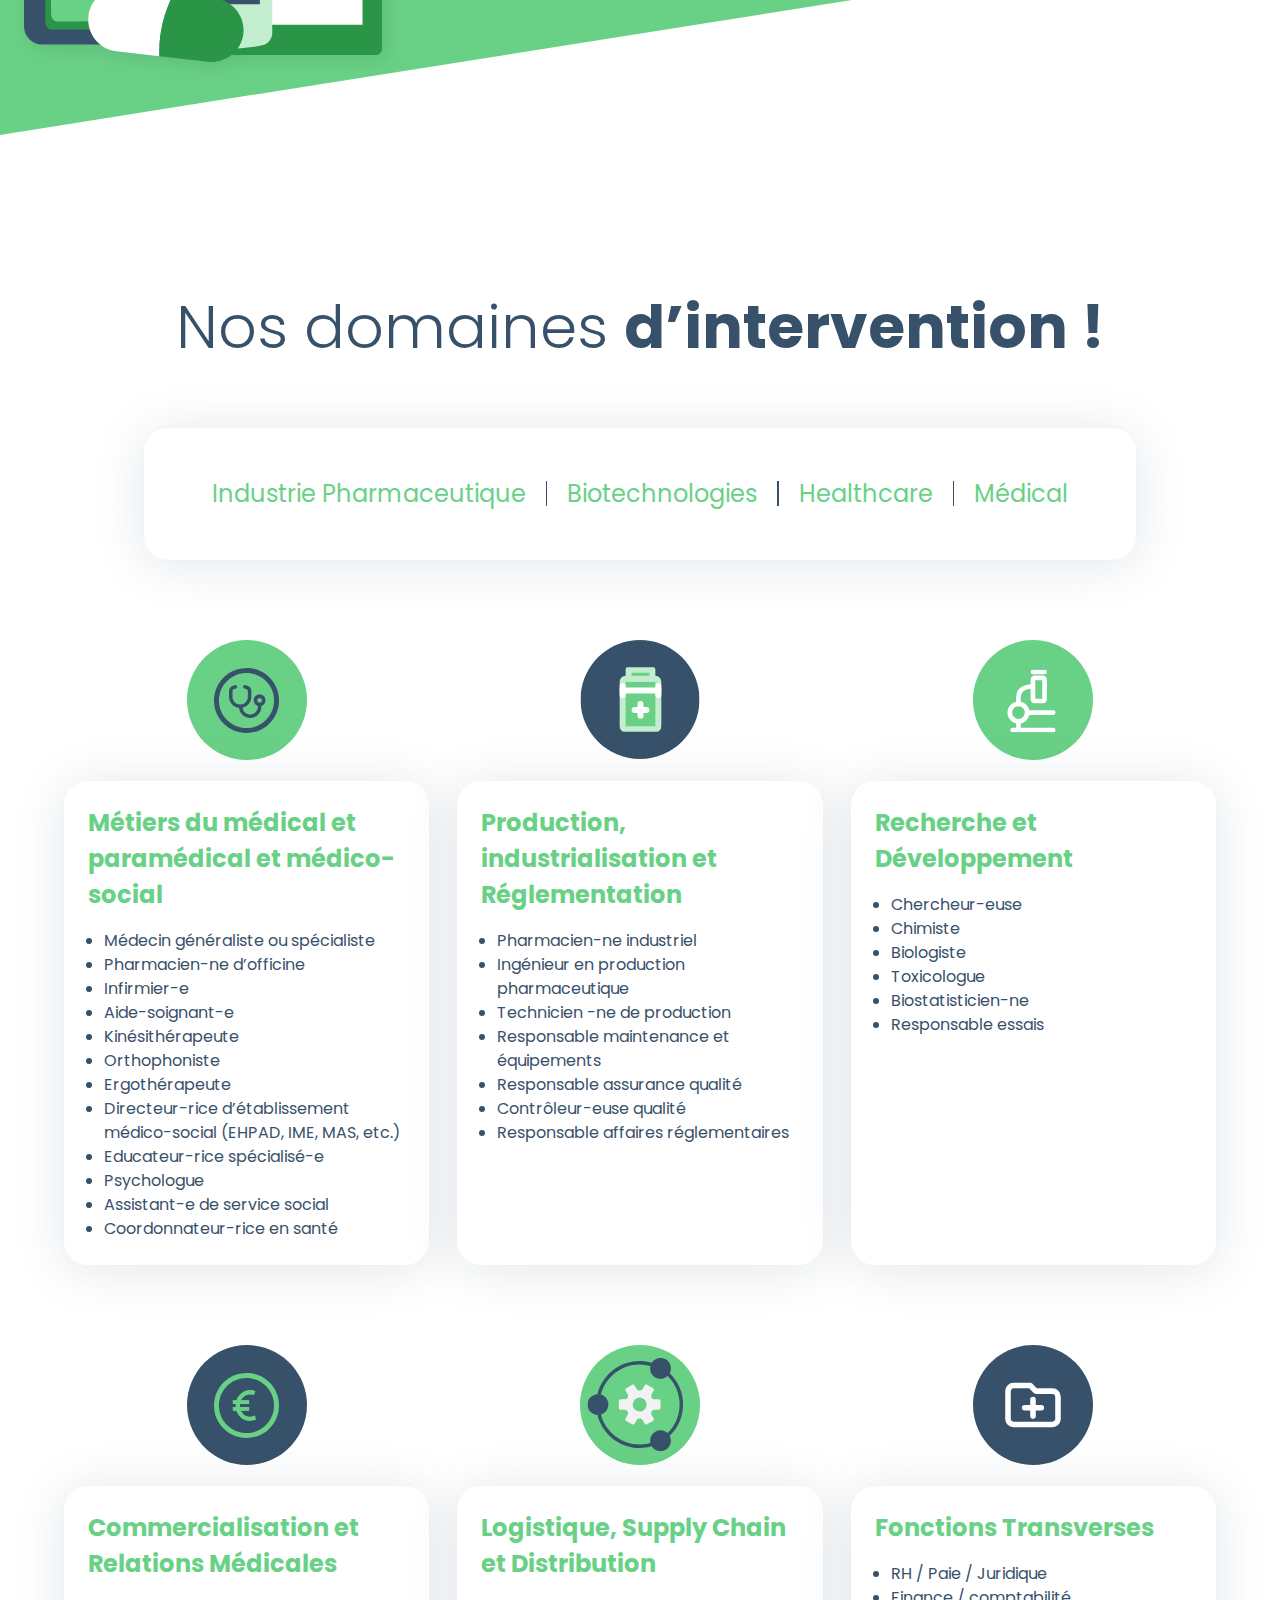
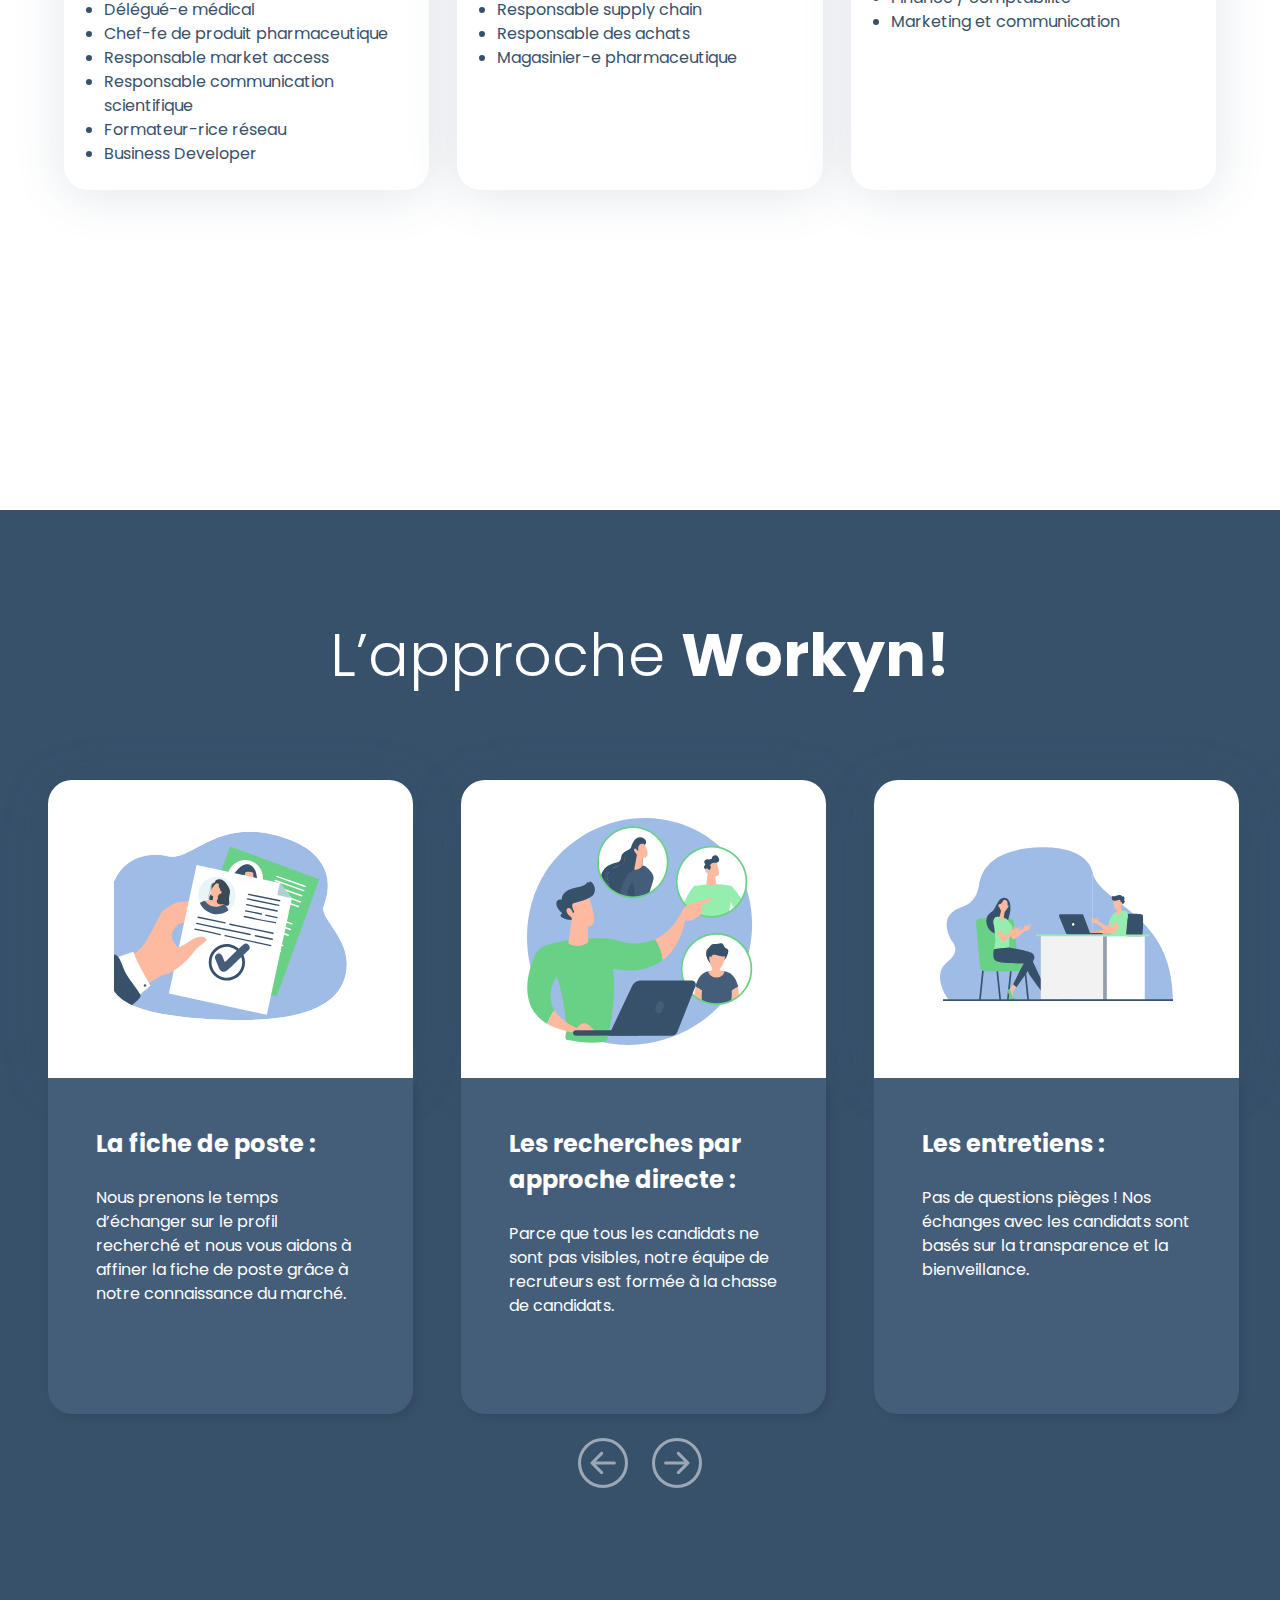
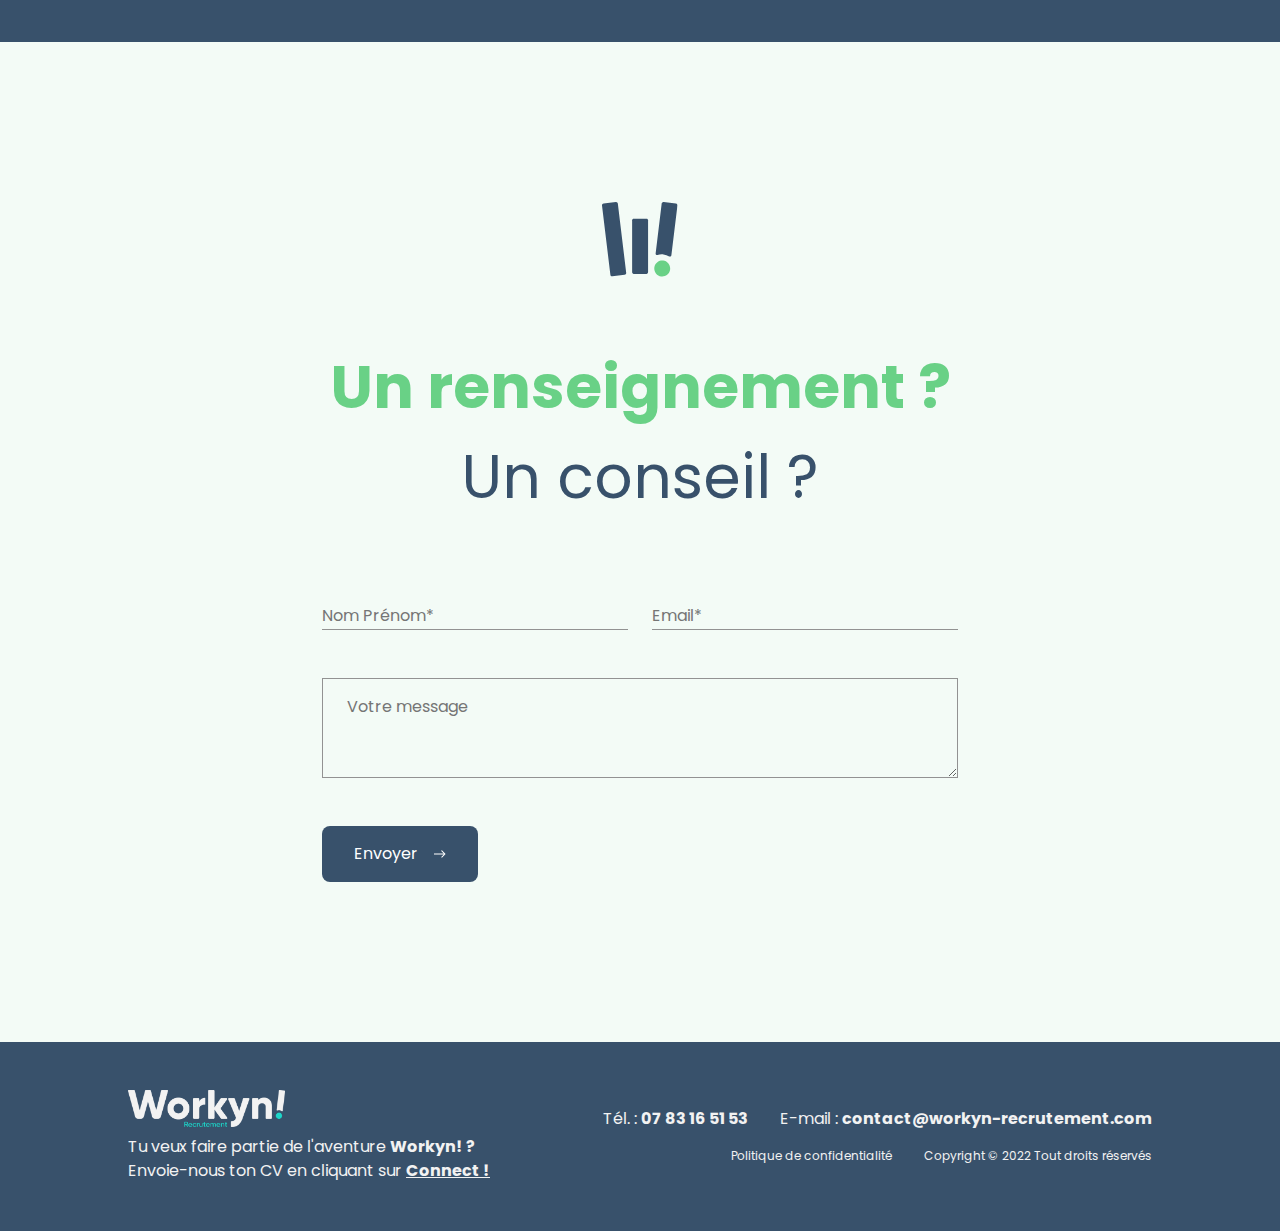
<file: life-sciences.html>
<!DOCTYPE html>
<html lang="fr">

<head>
    <!-- Google tag (gtag.js) -->
    <script async src="https://www.googletagmanager.com/gtag/js?id=G-B6C6WZS4LH"></script>
    <script>
        window.dataLayer = window.dataLayer || [];
        function gtag() { dataLayer.push(arguments); }
        gtag('js', new Date());

        gtag('config', 'G-B6C6WZS4LH');
    </script>

    <meta charset="UTF-8">
    <meta http-equiv="X-UA-Compatible" content="IE=edge">
    <meta name="viewport" content="width=device-width, initial-scale=1.0">
    <meta name="description" content="Le cabinet de recrutement exclusivement dédié au secteur du légal & RH">
    <title>Cabinet de recrutement – Life Sciences</title>

    <!-- FEUILLE DE STYLE CSS -->
    <link rel="stylesheet" href="./style.css">

    <!-- FAVICON -->
    <link rel="icon" type="image/svg" href="./sources/icons/favicon/favicon_workyn_life.svg">

    <!-- GOOGLE FONT POLICE -->
    <link rel="preconnect" href="https://fonts.googleapis.com">
    <link rel="preconnect" href="https://fonts.gstatic.com" crossorigin>
    <link href="https://fonts.googleapis.com/css2?family=Poppins:wght@100;200;300;400;500;600;700;800;900&display=swap"
        rel="stylesheet">
    <!-- SMTP JS -->
    <script defer src="https://smtpjs.com/v3/smtp.js"></script>

    <!-- SCRIPT JS CUSTOM -->
    <script type="text/javascript" src="./scripts/script.js" defer></script>
</head>

<body>
    <!-- ==================== HEADER ==================== -->
    <header class="  w_100 background_white">
        <div class="background_white box_shadow">
            <div class="mw_1440_auto flex_between_center wrapper ">
                <a class="header_link_home" href="./index.html">
                    <img class="header_link_home_logo dblock w_100"
                        src="./sources/logos/workyn/blue/recrutement_4253_1012.png" alt="logo workyn">
                    <img class="header_link_home_icon dblock dnone w_100"
                        src="./sources/icons/workyn/blue/recrutement_1357_1334.png" alt="logo workyn">
                </a>
                <nav class="flex_center_center gap_24">

                    <div class="nav_links_menu_toggler js_nav_links_menu_toggler" aria-expanded="false">
                        <button class="nav_links life">
                            <span>Nos domaines d’intervention</span>
                            <span class="nav_links_arrow"></span>
                        </button>
                        <div class="nav_links_menu_content">
                            <a href="./commerce-et-luxe.html" class="color_pink">
                                <span></span>
                                <span>Commerce & Luxe</span>
                            </a>
                            <a href="./immobilier.html" class="color_blue">
                                <span></span>
                                <span>Immobilier</span>
                            </a>
                            <a href="./life-sciences.html" class="color_green_life">
                                <span></span>
                                <span>Life Sciences</span>
                            </a>
                            <a href="./finance.html" class="color_purple">
                                <span></span>
                                <span>Finance</span>
                            </a>
                        </div>
                    </div>

                    <a target="_blank" class="nav_links life" href="https://workyn.teamtailor.com/#jobs">Nos offres
                        d’emploi</a>
                    <a class="nav_links life" href="#section_contact_anchor">Contacts</a>
                    <a target="_blank" href="https://www.linkedin.com/company/workyn-recrutement"><img class="dblock"
                            src="./sources/icons/linkedin/linkedin_life.svg" alt="logo linkedin"></a>
                    <div class="header_scroll dnone flex_center_center gap_24">
                        <p>|</p>
                        <a class="nav_links life" href="#section_contact_anchor">Je recrute</a>
                        <a class="nav_links life" target="_blank" href="https://workyn.teamtailor.com/#jobs">Toutes nos
                            offres</a>
                    </div>
                </nav>
                <button class="dnone nav_toggler" type="button" aria-label="toggle curtain navigation">
                    <span class="line l1"></span>
                    <span class="line l2"></span>
                    <span class="line l3"></span>
                </button>
            </div>
        </div>
    </header>
    <!-- ==================== MAIN ==================== -->
    <main>
        <!-- ==================== SECTION Introduction sous page ==================== -->
        <section class="section_introduction_page background_green_life_light">
            <div class="flex_between_center flex_column_under_1200 gap_48 gap_32_under_576 mw_1312_auto">
                <div class="section_introduction_page_content">
                    <img class="dblock w_100 mb_40 mb_24_under_576" src="./sources/logos/workyn/blue/life.svg"
                        alt="logo business workyn">
                    <h1 class="h1_24_36 fadein"><strong>Workyn! Life Sciences</strong> est la marque du groupe Workyn!
                        exclusivement dédiée au <strong>domaine de la Santé.</strong>
                    </h1>
                </div>
                <img class="section_introduction_page_img dblock" src="./sources/img/section_hero/life.png"
                    alt="illustration immobilier">
            </div>
            <div class="section_introduction_anchor section_introduction_page_anchor flex_center">
                <a href="#section_goals_anchor"><img class="dblock"
                        src="./sources/icons/arrow/arrow_down_blue_28_28.svg" alt="anchor blue">
            </div></a>
        </section>
        <!-- ==================== SECTION GOALS ==================== -->
        <section class="section_goals life">
            <div class="wrapper mw_1312_auto">
                <div class="section_goals_ribbon_container background_green_life"></div>
                <div class="section_goals_content life flex_between">
                    <div class="section_goals_content_img life flex_column">
                        <img class="dblock" src="./sources/logos/pages/section_goals/life.svg" alt="sections goals">
                    </div>
                    <div class="life section_goals_content_text flex_column gap_16">
                        <span id="section_goals_anchor" class="anchor"></span>
                        <img class="dblock align_self_start" src="./sources/icons/quote/quote_white_up_87_68.svg"
                            alt="quote icon">
                        <h3 class="color_white align_self_center text_center">Notre équipe de
                            <strong>spécialistes</strong>
                            <br>vous accompagne dans le recrutement de vos équipes, en France et à l'international.
                            <br>
                            <br>
                            Nous intervenons auprès des professionnels de <strong>l'industrie pharmaceutique,</strong> des <strong>Biotechnologies,</strong> du
                            <strong>Healthcare</strong> et du <strong>médical</strong>
                        </h3>
                        <img class="dblock align_self_end second_element"
                            src="./sources/icons/quote/quote_white_down_87_68.svg" alt="quote icon">
                    </div>
                </div>
            </div>
        </section>

        <!-- ==================== SECTION EXPERT ==================== -->
        <section id="section_expert" class="section_expert background_white mw_1440_auto">
            <h2 class="text_center mb_56">Nos domaines <strong>d’intervention !</strong></h2>

            <div class="section_expert_container life flex_center_center  my_auto box_shadow">
                <h3 class="color_green_life">Industrie Pharmaceutique</h3>
                <span class="section_expert_separator"></span>
                <h3 class="color_green_life">Biotechnologies</h3>
                <span class="section_expert_separator"></span>
                <h3 class="color_green_life">Healthcare</h3>
                <span class="section_expert_separator"></span>
                <h3 class="color_green_life">Médical</h3>
            </div>

            <div class="section_expert_container finance life1">
                <div class="section_expert_domain">
                    <div class="section_expert_domain_content">
                        <h4 class="color_green_life">Métiers du médical et paramédical et médico-social</h4>
                        <ul>
                            <li>Médecin généraliste ou spécialiste</li>
                            <li>Pharmacien-ne d’officine</li>
                            <li>Infirmier-e</li>
                            <li>Aide-soignant-e</li>
                            <li>Kinésithérapeute</li>
                            <li>Orthophoniste</li>
                            <li>Ergothérapeute</li>
                            <li>Directeur-rice d’établissement médico-social (EHPAD, IME, MAS, etc.)</li>
                            <li>Educateur-rice spécialisé-e</li>
                            <li>Psychologue</li>
                            <li>Assistant-e de service social</li>
                            <li>Coordonnateur-rice en santé</li>
                        </ul>
                    </div>
                </div>
                <div class="section_expert_domain">
                    <div class="section_expert_domain_content">
                        <h4 class="color_green_life">Production, industrialisation et Réglementation</h4>
                        <ul>
                            <li>Pharmacien-ne industriel</li>
                            <li>Ingénieur en production pharmaceutique</li>
                            <li>Technicien -ne de production</li>
                            <li>Responsable maintenance et équipements</li>
                            <li>Responsable assurance qualité</li>
                            <li>Contrôleur-euse qualité</li>
                            <li>Responsable affaires réglementaires</li>
                        </ul>

                    </div>
                </div>
                <div class="section_expert_domain">
                    <div class="section_expert_domain_content">
                        <h4 class="color_green_life">Recherche et Développement</h4>

                        <ul>
                            <li>Chercheur-euse</li>
                            <li>Chimiste</li>
                            <li>Biologiste</li>
                            <li>Toxicologue</li>
                            <li>Biostatisticien-ne</li>
                            <li>Responsable essais</li>
                        </ul>

                    </div>
                </div>
            </div>

            <div class="section_expert_container finance life2">
                <div class="section_expert_domain">
                    <div class="section_expert_domain_content">
                        <h4 class="color_green_life">Commercialisation et Relations Médicales</h4>
                        <ul>
                            <li>Délégué-e médical</li>
                            <li>Chef-fe de produit pharmaceutique</li>
                            <li>Responsable market access</li>
                            <li>Responsable communication scientifique</li>
                            <li>Formateur-rice réseau</li>
                            <li>Business Developer</li>
                        </ul>                        
                    </div>
                </div>
                <div class="section_expert_domain">
                    <div class="section_expert_domain_content">
                        <h4 class="color_green_life">Logistique, Supply Chain et Distribution</h4>
                        <ul>
                            <li>Responsable supply chain</li>
                            <li>Responsable des achats</li>
                            <li>Magasinier-e pharmaceutique</li>
                        </ul>
                        
                    </div>
                </div>
                <div class="section_expert_domain">
                    <div class="section_expert_domain_content">
                        <h4 class="color_green_life">Fonctions Transverses</h4>

                        <ul>
                            <li>RH / Paie / Juridique</li>
                            <li>Finance / comptabilité</li>
                            <li>Marketing et communication</li>
                        </ul>                        
                        
                    </div>
                </div>
            </div>

        </section>
        <!-- ==================== SECTION APPROACH ==================== -->
        <section class="section_approach background_blue_strong">
            <h2 class="text_center color_white">L’approche <strong>Workyn!</strong></h2>
            <div class="section_approach_cards_container mw_1440_auto flex gap_48">
                <div class="section_approach_card">
                    <div class="section_approach_card_image flex_center_center background_white w_100">
                        <img class="dblock" src="./sources/logos/cards/life/card1.svg" alt="image cards APPROACH">
                    </div>
                    <div class="section_approach_card_content  color_white w_100">
                        <h4>La fiche de poste :</h4>
                        <p><br>Nous prenons le temps d’échanger sur le profil recherché et nous vous aidons à affiner la
                            fiche de poste grâce à notre connaissance du marché.</p>
                    </div>
                </div>
                <div class="section_approach_card">
                    <div class="section_approach_card_image flex_center_center background_white w_100">
                        <img class="dblock" src="./sources/logos/cards/life/card2.svg" alt="image cards APPROACH">
                    </div>
                    <div class="section_approach_card_content  color_white w_100">
                        <h4>Les recherches par approche directe :</h4>
                        <p><br>Parce que tous les candidats ne sont pas visibles, notre équipe de recruteurs est formée
                            à la chasse de candidats.</p>
                    </div>
                </div>
                <div class="section_approach_card">
                    <div class="section_approach_card_image flex_center_center background_white w_100">
                        <img class="dblock" src="./sources/logos/cards/life/card3.svg" alt="image cards APPROACH">
                    </div>
                    <div class="section_approach_card_content  color_white w_100">
                        <h4>Les entretiens :</h4>
                        <p><br>Pas de questions pièges ! Nos échanges avec les candidats sont basés sur la transparence
                            et la bienveillance.</p>
                    </div>
                </div>
                <div class="section_approach_card">
                    <div class="section_approach_card_image flex_center_center background_white w_100">
                        <img class="dblock" src="./sources/logos/cards/life/card4.svg" alt="image cards APPROACH">
                    </div>
                    <div class="section_approach_card_content  color_white w_100">
                        <h4>Les remontées d’informations :</h4>
                        <p><br>Tout au long du processus de recrutement, nous vous partageons les informations
                            spécifiques au secteur (rémunération, volumétrie de CV, concurrence…).</p>
                    </div>
                </div>
                <div class="section_approach_card">
                    <div class="section_approach_card_image flex_center_center background_white w_100">
                        <img class="dblock" src="./sources/logos/cards/life/card5.svg" alt="image cards APPROACH">
                    </div>
                    <div class="section_approach_card_content  color_white w_100">
                        <h4>Le suivi post intégration :</h4>
                        <p><br>Notre collaboration ne s’arrête pas au recrutement du candidat. Tous les candidats
                            bénéficient d’un suivi personnalisé après leur prise de poste.</p>
                    </div>
                </div>
            </div>
            <div class="section_approach_cards_buttons flex_center_center mw_1440_auto gap_24">
                <span id="section_approach_cards_button_previous" class="section_approach_cards_button_previous">
                    <img class="dblock" src="./sources/icons/arrow/arrow_circle_white.svg" alt="arrow">
                </span>
                <span id="section_approach_cards_button_next"><img class="dblock"
                        src="./sources/icons/arrow/arrow_circle_white.svg" alt="arrow"></span>
            </div>
        </section>
        <!-- ==================== SECTION CONTACT ==================== -->
        <section class="background_green_life_light">
            <div id="section_contact_anchor" class="section_contact mw_700_auto">
                <img class="section_contact_icon dblock my_auto mb_64" src="./sources/icons/workyn/blue/life.svg"
                    alt="logo workyn contact">
                <h2 class="text_center fw_400 mb_80">
                    <strong class="color_green_life">Un renseignement ?</strong>
                    <br>Un conseil ?
                </h2>

                <form onsubmit="Mail(); reset(); return false;">
                    <div class="flex flex_column_under_576 gap_24 mb_48">
                        <input required class="color_grey border_1_bottom_grey dblock w_100" type="text" id="name"
                            name="name" placeholder="Nom Prénom*" pattern="[( )a-zA-Z0-9._%+-]{2,50}" maxlength="50">
                        <input required class="color_grey border_1_bottom_grey dblock w_100" type="text" id="email"
                            name="email" placeholder="Email*" pattern="[a-z0-9._%+-]+@[a-z0-9.-]+\.[a-z]{2,4}$"
                            maxlength="50">
                    </div>
                    <div class="mb_48">
                        <textarea required class="color_grey border_1_grey dblock w_100" id="message" name="message"
                            maxlength="1000" placeholder="Votre message"></textarea>
                    </div>

                    <div class="flex_between_center button_box">
                        <button disabled
                            class="dnone button_classic border_1_blue_strong hover_background_blue_strong_color_white transition_200ms_easeout">Joindre
                            un fichier</button>
                        <button type="submit"
                            class="button_classic button_hover_arrow flex_center_center background_blue_strong color_white">
                            Envoyer<span class="background_blue_strong"></span><img
                                class="dblock transition_200ms_easeout"
                                src="./sources/icons/arrow/arrow_right_white_18_8.svg"
                                alt="icone fleche blanche droite"></button>
                    </div>
                </form>
            </div>
        </section>
    </main>
    <!-- ==================== FOOTER ==================== -->
    <footer class="background_blue_strong color_white_break">
        <div class="mw_1440_auto wrapper">
            <div class=" footer_container flex_between_center flex_column_center_center_under_1200 ">

                <div class="footer_container_left">
                    <img class="my_auto_under_1200 dblock mb_8 mb_32_under_1200"
                        src="./sources/logos/workyn/white/recrutement_4253_1012.png" alt="logo workyn footer">
                    <p class="mw_250_under_1200 mb_32_under_1200 text_center_under_1200">Tu veux faire partie de
                        l'aventure
                        <strong>Workyn! ?</strong>
                        <br> Envoie-nous ton CV en cliquant sur
                        <a target="_blank" class="fw_700 underline" href="https://workyn.teamtailor.com/connect">Connect
                            !</a>
                    </p>
                </div>

                <div class="footer_container_right">
                    <div
                        class="flex flex_column_center_center_under_1200 gap_32 gap_8_under_1200 mb_16 mb_32_under_1200">
                        <p class="text_center_under_1200">Tél. : <strong class="dblock_under_1200">07 83 16 51
                                53</strong>
                        </p>
                        <p class="text_center_under_1200">E-mail : <strong
                                class="dblock_under_1200">contact@workyn-recrutement.com</strong></p>
                    </div>
                    <div class="flex_end_center flex_column_center_center_under_1200 gap_32 gap_8_under_1200">
                        <a class="p_small" href="./about/privacy.html">Politique de confidentialité</a>
                        <a class="p_small" href="./about/legal.html">Copyright © 2022 Tout droits réservés</a>
                    </div>
                </div>
            </div>
        </div>
    </footer>
</body>

</html>
</file>
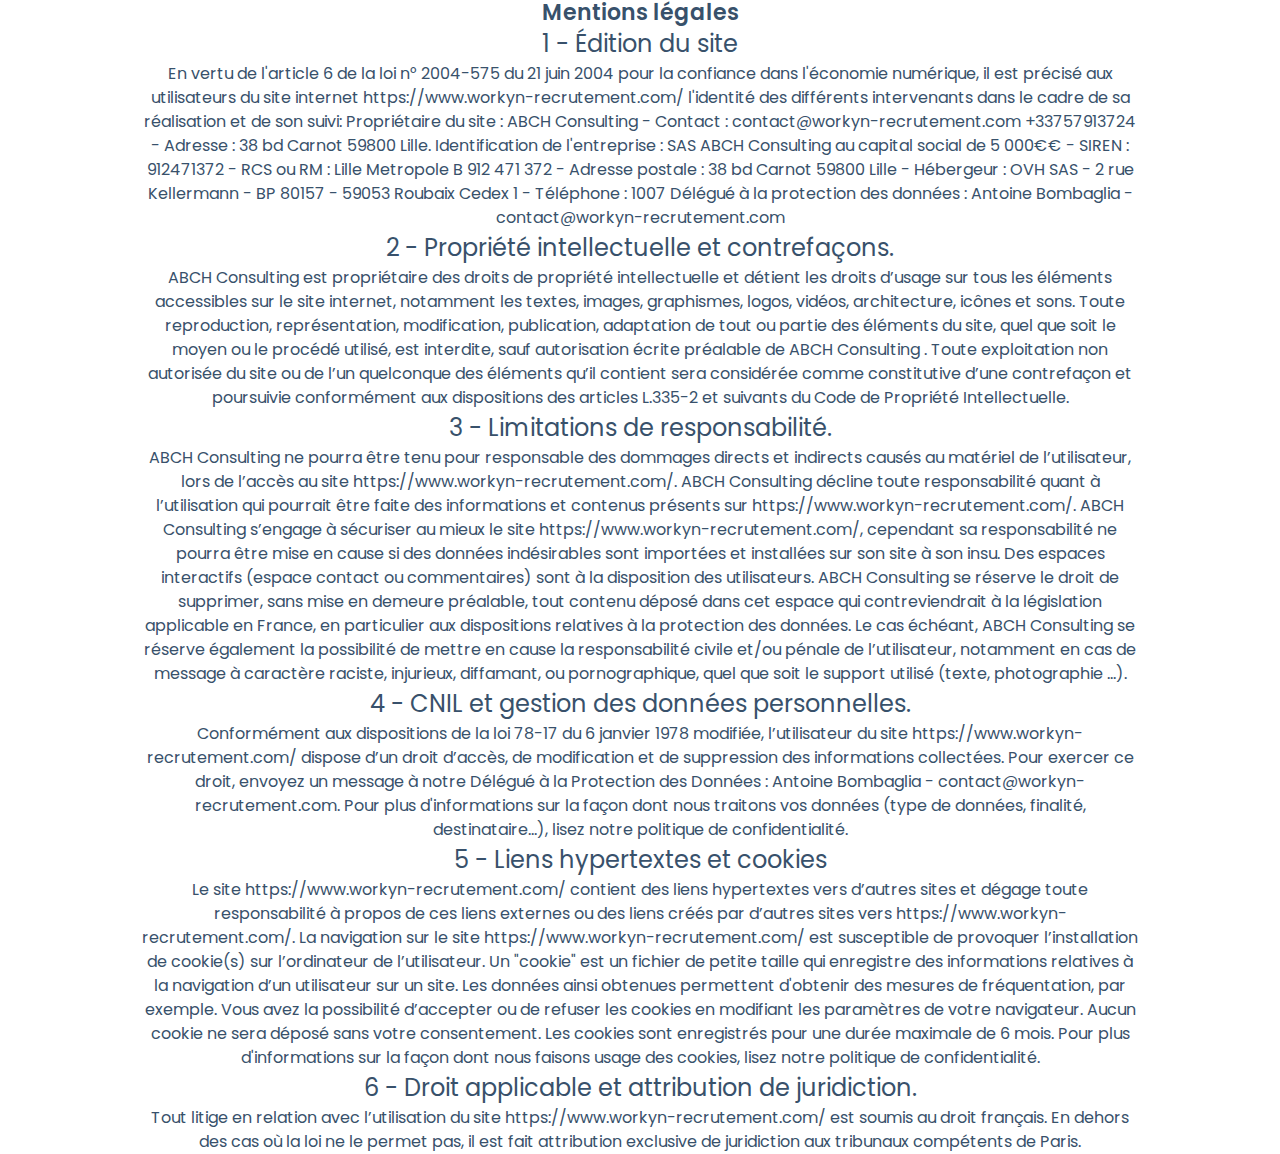
<file: about/legal.html>
<!DOCTYPE html>
<html lang="fr">

<head>
    <meta charset="UTF-8">
    <meta http-equiv="X-UA-Compatible" content="IE=edge">
    <meta name="viewport" content="width=device-width, initial-scale=1.0">
    <meta name="description"
        content="Workyn Recrutement est un cabinet de recrutement spécialisé par secteur : le Commerce & Luxe et l’Immobilier. Nous recrutons les équipes corporate et opérationnelles partout en France.">
    <title>Mentions légales</title>

    <!-- FEUILLE DE STYLE CSS -->
    <link rel="stylesheet" href="../style.css">

    <!-- FAVICON -->
    <link rel="icon" type="image/svg" href="../sources/icons/favicon/favicon_workyn_green_325_325.svg">

    <!-- GOOGLE FONT POLICE -->
    <link rel="preconnect" href="https://fonts.googleapis.com">
    <link rel="preconnect" href="https://fonts.gstatic.com" crossorigin>
    <link href="https://fonts.googleapis.com/css2?family=Poppins:wght@100;200;300;400;500;600;700;800;900&display=swap"
        rel="stylesheet">
</head>

<body>
    <!-- ==================== MAIN ==================== -->
    <main class="mw_1000_auto text_center">
        <h1>Mentions légales</h1>
        <h3>1 - Édition du site</h3>
        <p>En vertu de <a target="_blank"
                href="https://www.legifrance.gouv.fr/loda/id/JORFTEXT000000801164#LEGIARTI000042038977">l'article 6 de
                la loi n° 2004-575 du 21 juin 2004</a> pour la confiance dans l'économie numérique, il est précisé aux
            utilisateurs du site internet https://www.workyn-recrutement.com/ l'identité des différents intervenants
            dans le cadre de sa réalisation et de son suivi:
            Propriétaire du site : ABCH Consulting - Contact : contact@workyn-recrutement.com +33757913724 - Adresse :
            38 bd Carnot 59800 Lille.
            Identification de l'entreprise : SAS ABCH Consulting au capital social de 5 000€€ - SIREN : 912471372 - RCS
            ou RM : Lille Metropole B 912 471 372 - Adresse postale : 38 bd Carnot 59800 Lille -
            Hébergeur : OVH SAS - 2 rue Kellermann - BP 80157 - 59053 Roubaix Cedex 1 - Téléphone : 1007
            Délégué à la protection des données : Antoine Bombaglia - contact@workyn-recrutement.com
        </p>
        <h3>2 - Propriété intellectuelle et contrefaçons.</h3>
        <p>ABCH Consulting est propriétaire des droits de propriété intellectuelle et détient les droits d’usage sur
            tous les éléments accessibles sur le site internet, notamment les textes, images, graphismes, logos, vidéos,
            architecture, icônes et sons.
            Toute reproduction, représentation, modification, publication, adaptation de tout ou partie des éléments du
            site, quel que soit le moyen ou le procédé utilisé, est interdite, sauf autorisation écrite préalable de
            ABCH Consulting .
            Toute exploitation non autorisée du site ou de l’un quelconque des éléments qu’il contient sera considérée
            comme constitutive d’une contrefaçon et poursuivie conformément aux dispositions des articles <a
                target="_blank" href="https://www.legifrance.gouv.fr/codes/article_lc/LEGIARTI000032655082">L.335-2 et
                suivants du Code de Propriété Intellectuelle.</a>
        </p>
        <h3>3 - Limitations de responsabilité.</h3>
        <p>ABCH Consulting ne pourra être tenu pour responsable des dommages directs et indirects causés au matériel de
            l’utilisateur, lors de l’accès au site https://www.workyn-recrutement.com/.
            ABCH Consulting décline toute responsabilité quant à l’utilisation qui pourrait être faite des informations
            et contenus présents sur https://www.workyn-recrutement.com/.
            ABCH Consulting s’engage à sécuriser au mieux le site https://www.workyn-recrutement.com/, cependant sa
            responsabilité ne pourra être mise en cause si des données indésirables sont importées et installées sur son
            site à son insu.
            Des espaces interactifs (espace contact ou commentaires) sont à la disposition des utilisateurs. ABCH
            Consulting se réserve le droit de supprimer, sans mise en demeure préalable, tout contenu déposé dans cet
            espace qui contreviendrait à la législation applicable en France, en particulier aux dispositions relatives
            à la protection des données.
            Le cas échéant, ABCH Consulting se réserve également la possibilité de mettre en cause la responsabilité
            civile et/ou pénale de l’utilisateur, notamment en cas de message à caractère raciste, injurieux, diffamant,
            ou pornographique, quel que soit le support utilisé (texte, photographie …).
        </p>
        <h3>4 - CNIL et gestion des données personnelles.</h3>
        <p>Conformément aux dispositions de <a target="_blank"
                href="https://www.legifrance.gouv.fr/loda/id/JORFTEXT000000886460">la loi 78-17 du 6 janvier 1978
                modifiée</a>, l’utilisateur du site
            https://www.workyn-recrutement.com/ dispose d’un droit d’accès, de modification et de suppression des
            informations collectées. Pour exercer ce droit, envoyez un message à notre Délégué à la Protection des
            Données : Antoine Bombaglia - contact@workyn-recrutement.com.
            Pour plus d'informations sur la façon dont nous traitons vos données (type de données, finalité,
            destinataire...), lisez notre politique de confidentialité.</p>
        <h3>5 - Liens hypertextes et cookies</h3>
        <p>Le site https://www.workyn-recrutement.com/ contient des liens hypertextes vers d’autres sites et dégage
            toute responsabilité à propos de ces liens externes ou des liens créés par d’autres sites vers
            https://www.workyn-recrutement.com/.
            La navigation sur le site https://www.workyn-recrutement.com/ est susceptible de provoquer l’installation de
            cookie(s) sur l’ordinateur de l’utilisateur.
            Un "cookie" est un fichier de petite taille qui enregistre des informations relatives à la navigation d’un
            utilisateur sur un site. Les données ainsi obtenues permettent d'obtenir des mesures de fréquentation, par
            exemple.
            Vous avez la possibilité d’accepter ou de refuser les cookies en modifiant les paramètres de votre
            navigateur. Aucun cookie ne sera déposé sans votre consentement.
            Les cookies sont enregistrés pour une durée maximale de 6 mois.
            Pour plus d'informations sur la façon dont nous faisons usage des cookies, lisez notre politique de
            confidentialité.
        </p>
        <h3>6 - Droit applicable et attribution de juridiction.</h3>
        <p>Tout litige en relation avec l’utilisation du site https://www.workyn-recrutement.com/ est soumis au droit
            français. En dehors des cas où la loi ne le permet pas, il est fait attribution exclusive de juridiction aux
            tribunaux compétents de Paris.
        </p>
    </main>
</body>

</html>
</file>
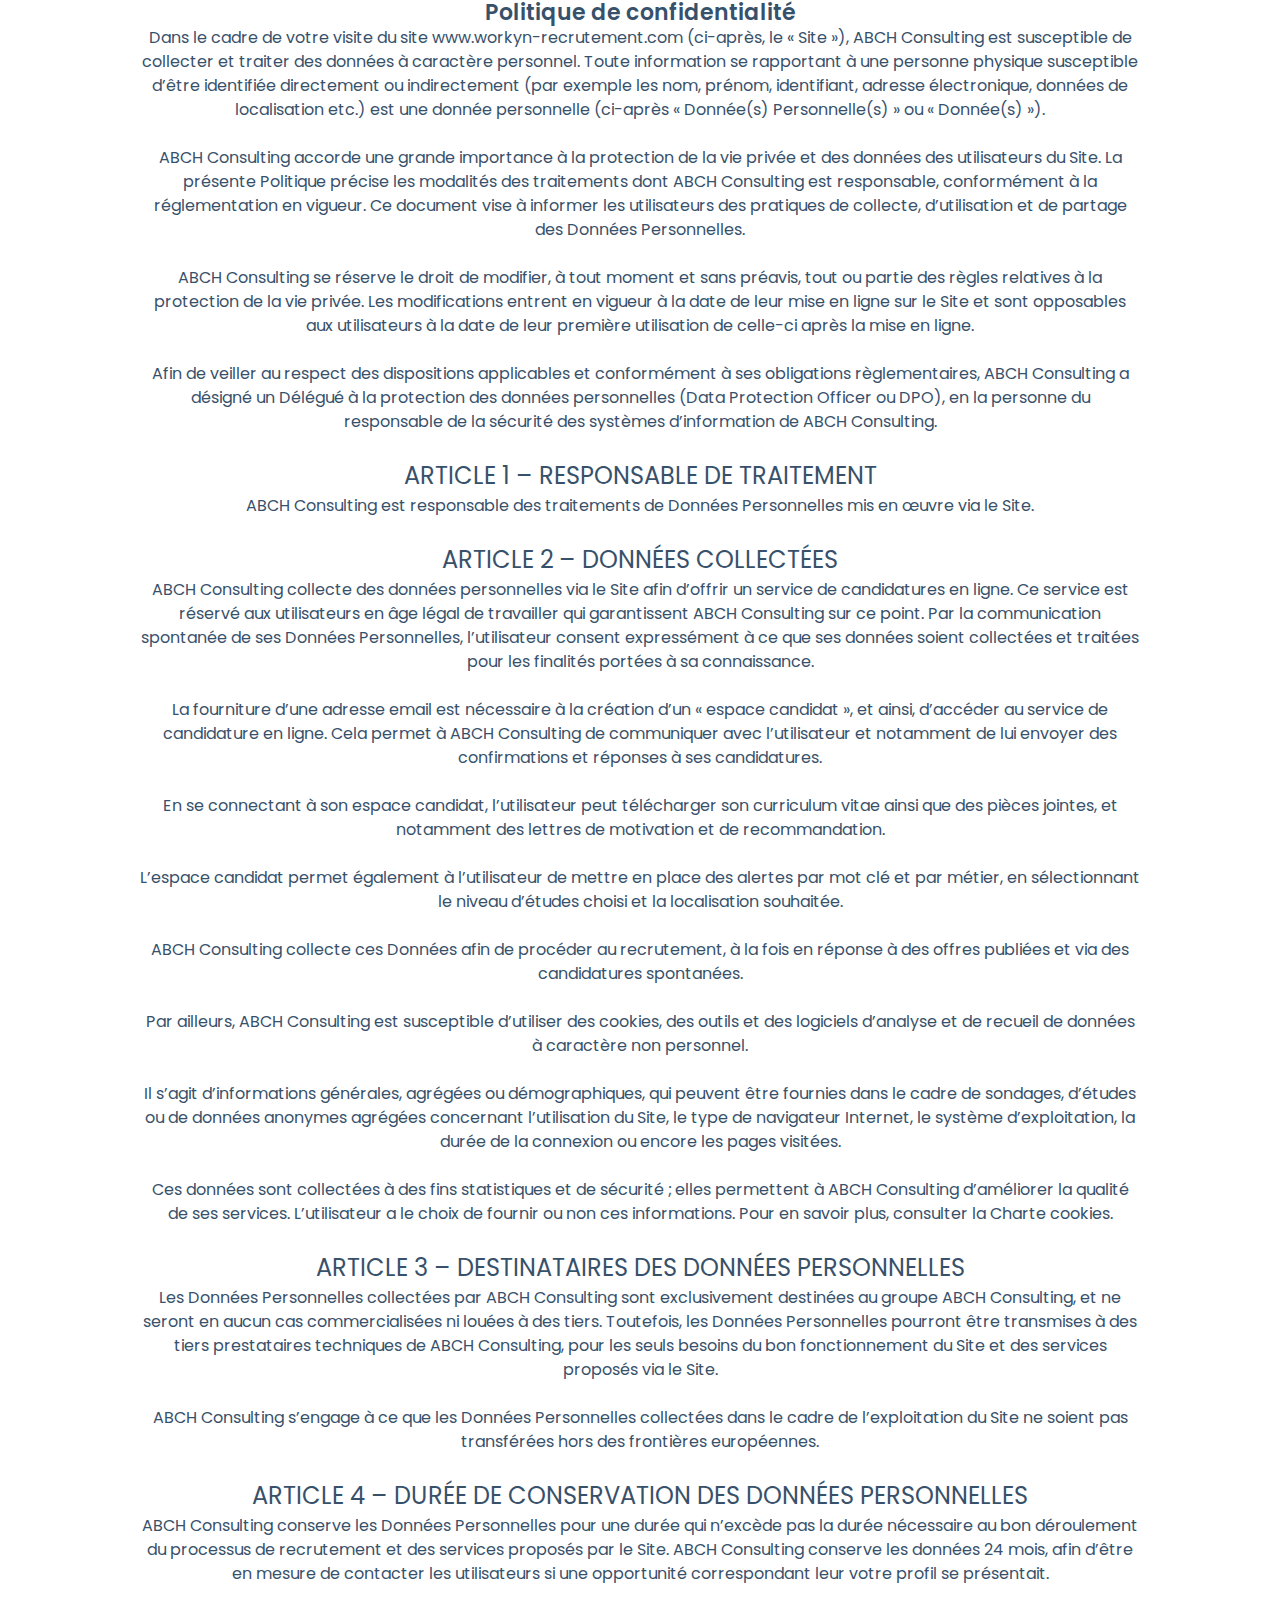
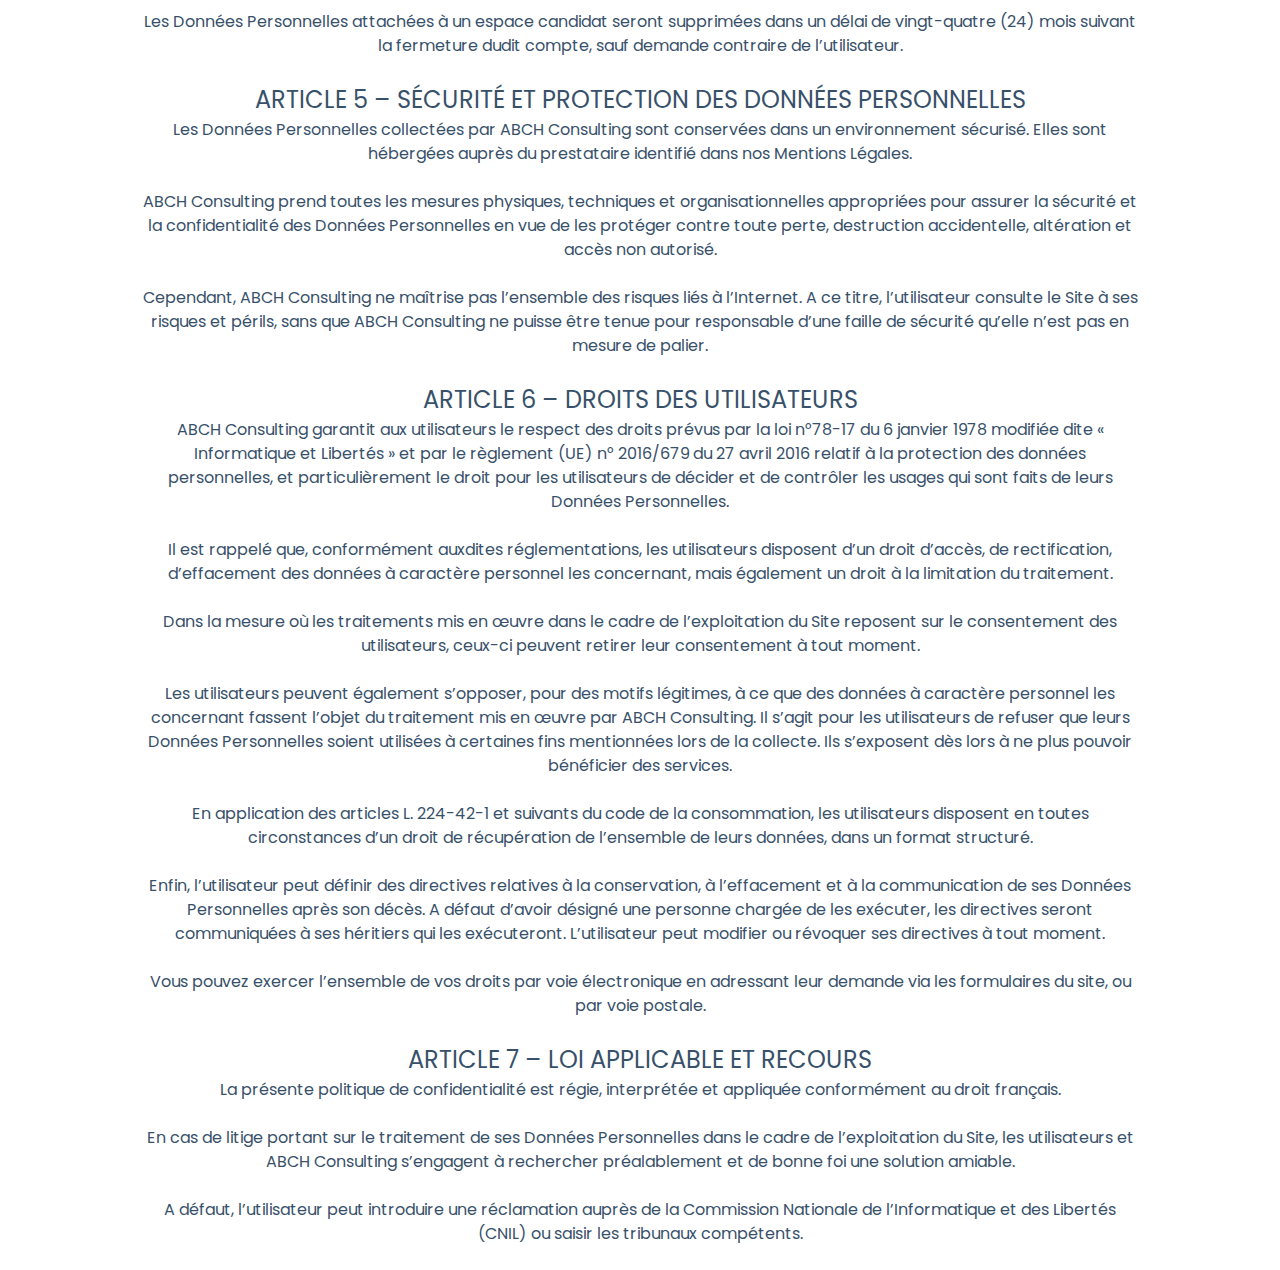
<file: about/privacy.html>
<!DOCTYPE html>
<html lang="fr">

<head>
    <meta charset="UTF-8">
    <meta http-equiv="X-UA-Compatible" content="IE=edge">
    <meta name="viewport" content="width=device-width, initial-scale=1.0">
    <meta name="description"
        content="Workyn Recrutement est un cabinet de recrutement spécialisé par secteur : le Commerce & Luxe et l’Immobilier. Nous recrutons les équipes corporate et opérationnelles partout en France.">
    <title>Politique de confidentialité</title>

    <!-- FEUILLE DE STYLE CSS -->
    <link rel="stylesheet" href="../style.css">

    <!-- FAVICON -->
    <link rel="icon" type="image/svg" href="../sources/icons/favicon/favicon_workyn_green_325_325.svg">

    <!-- GOOGLE FONT POLICE -->
    <link rel="preconnect" href="https://fonts.googleapis.com">
    <link rel="preconnect" href="https://fonts.gstatic.com" crossorigin>
    <link href="https://fonts.googleapis.com/css2?family=Poppins:wght@100;200;300;400;500;600;700;800;900&display=swap"
        rel="stylesheet">
</head>

<body>
    <!-- ==================== MAIN ==================== -->
    <main class="mw_1000_auto text_center">
        <h1>Politique de confidentialité</h1>
        <p>Dans le cadre de votre visite du site www.workyn-recrutement.com (ci-après, le « Site »), ABCH Consulting est
            susceptible de collecter et traiter des données à caractère personnel. Toute information se rapportant à une
            personne physique susceptible d’être identifiée directement ou indirectement (par exemple les nom, prénom,
            identifiant, adresse électronique, données de localisation etc.) est une donnée personnelle (ci-après «
            Donnée(s) Personnelle(s) » ou « Donnée(s) »).
            <br><br>
            ABCH Consulting accorde une grande importance à la protection de la vie privée et des données des
            utilisateurs du Site. La présente Politique précise les modalités des traitements dont ABCH Consulting est
            responsable, conformément à la réglementation en vigueur. Ce document vise à informer les utilisateurs des
            pratiques de collecte, d’utilisation et de partage des Données Personnelles.
            <br><br>
            ABCH Consulting se réserve le droit de modifier, à tout moment et sans préavis, tout ou partie des règles
            relatives à la protection de la vie privée. Les modifications entrent en vigueur à la date de leur mise en
            ligne sur le Site et sont opposables aux utilisateurs à la date de leur première utilisation de celle-ci
            après la mise en ligne.
            <br><br>
            Afin de veiller au respect des dispositions applicables et conformément à ses obligations règlementaires,
            ABCH Consulting a désigné un Délégué à la protection des données personnelles (Data Protection Officer ou
            DPO), en la personne du responsable de la sécurité des systèmes d’information de ABCH Consulting.
            <br><br>
        </p>
        <h3>ARTICLE 1 – RESPONSABLE DE TRAITEMENT</h3>
        <p>ABCH Consulting est responsable des traitements de Données Personnelles mis en œuvre via le Site.
            <br><br>
        </p>
        <h3>ARTICLE 2 – DONNÉES COLLECTÉES</h3>
        <p>ABCH Consulting collecte des données personnelles via le Site afin d’offrir un service de candidatures en
            ligne. Ce service est réservé aux utilisateurs en âge légal de travailler qui garantissent ABCH Consulting
            sur ce point. Par la communication spontanée de ses Données Personnelles, l’utilisateur consent expressément
            à ce que ses données soient collectées et traitées pour les finalités portées à sa connaissance.
            <br><br>
            La fourniture d’une adresse email est nécessaire à la création d’un « espace candidat », et ainsi, d’accéder
            au service de candidature en ligne. Cela permet à ABCH Consulting de communiquer avec l’utilisateur et
            notamment de lui envoyer des confirmations et réponses à ses candidatures.
            <br><br>
            En se connectant à son espace candidat, l’utilisateur peut télécharger son curriculum vitae ainsi que des
            pièces jointes, et notamment des lettres de motivation et de recommandation.
            <br><br>
            L’espace candidat permet également à l’utilisateur de mettre en place des alertes par mot clé et par métier,
            en sélectionnant le niveau d’études choisi et la localisation souhaitée.
            <br><br>
            ABCH Consulting collecte ces Données afin de procéder au recrutement, à la fois en réponse à des offres
            publiées et via des candidatures spontanées.
            <br><br>
            Par ailleurs, ABCH Consulting est susceptible d’utiliser des cookies, des outils et des logiciels d’analyse
            et de recueil de données à caractère non personnel.
            <br><br>
            Il s’agit d’informations générales, agrégées ou démographiques, qui peuvent être fournies dans le cadre de
            sondages, d’études ou de données anonymes agrégées concernant l’utilisation du Site, le type de navigateur
            Internet, le système d’exploitation, la durée de la connexion ou encore les pages visitées.
            <br><br>
            Ces données sont collectées à des fins statistiques et de sécurité ; elles permettent à ABCH Consulting
            d’améliorer la qualité de ses services. L’utilisateur a le choix de fournir ou non ces informations. Pour en
            savoir plus, consulter la Charte cookies.
            <br><br>
        </p>
        <h3>ARTICLE 3 – DESTINATAIRES DES DONNÉES PERSONNELLES</h3>
        <p>Les Données Personnelles collectées par ABCH Consulting sont exclusivement destinées au groupe ABCH
            Consulting, et ne seront en aucun cas commercialisées ni louées à des tiers. Toutefois, les Données
            Personnelles pourront être transmises à des tiers prestataires techniques de ABCH Consulting, pour les seuls
            besoins du bon fonctionnement du Site et des services proposés via le Site.
            <br><br>
            ABCH Consulting s’engage à ce que les Données Personnelles collectées dans le cadre de l’exploitation du
            Site ne soient pas transférées hors des frontières européennes.
            <br><br>
        </p>
        <h3>ARTICLE 4 – DURÉE DE CONSERVATION DES DONNÉES PERSONNELLES</h3>
        <p>ABCH Consulting conserve les Données Personnelles pour une durée qui n’excède pas la durée nécessaire au bon
            déroulement du processus de recrutement et des services proposés par le Site. ABCH Consulting conserve les
            données 24 mois, afin d’être en mesure de contacter les utilisateurs si une opportunité correspondant leur
            votre profil se présentait.
            <br><br>
            Les Données Personnelles attachées à un espace candidat seront supprimées dans un délai de vingt-quatre (24)
            mois suivant la fermeture dudit compte, sauf demande contraire de l’utilisateur.
            <br><br>
        </p>
        <h3>ARTICLE 5 – SÉCURITÉ ET PROTECTION DES DONNÉES PERSONNELLES</h3>
        <p>Les Données Personnelles collectées par ABCH Consulting sont conservées dans un environnement sécurisé. Elles
            sont hébergées auprès du prestataire identifié dans nos Mentions Légales.
            <br><br>
            ABCH Consulting prend toutes les mesures physiques, techniques et organisationnelles appropriées pour
            assurer la sécurité et la confidentialité des Données Personnelles en vue de les protéger contre toute
            perte, destruction accidentelle, altération et accès non autorisé.
            <br><br>
            Cependant, ABCH Consulting ne maîtrise pas l’ensemble des risques liés à l’Internet. A ce titre,
            l’utilisateur consulte le Site à ses risques et périls, sans que ABCH Consulting ne puisse être tenue pour
            responsable d’une faille de sécurité qu’elle n’est pas en mesure de palier.
            <br><br>
        </p>
        <h3>ARTICLE 6 – DROITS DES UTILISATEURS</h3>
        <p>ABCH Consulting garantit aux utilisateurs le respect des droits prévus par la loi n°78-17 du 6 janvier 1978
            modifiée dite « Informatique et Libertés » et par le règlement (UE) n° 2016/679 du 27 avril 2016 relatif à
            la protection des données personnelles, et particulièrement le droit pour les utilisateurs de décider et de
            contrôler les usages qui sont faits de leurs Données Personnelles.
            <br><br>
            Il est rappelé que, conformément auxdites réglementations, les utilisateurs disposent d’un droit d’accès, de
            rectification, d’effacement des données à caractère personnel les concernant, mais également un droit à la
            limitation du traitement.
            <br><br>
            Dans la mesure où les traitements mis en œuvre dans le cadre de l’exploitation du Site reposent sur le
            consentement des utilisateurs, ceux-ci peuvent retirer leur consentement à tout moment.
            <br><br>
            Les utilisateurs peuvent également s’opposer, pour des motifs légitimes, à ce que des données à caractère
            personnel les concernant fassent l’objet du traitement mis en œuvre par ABCH Consulting. Il s’agit pour les
            utilisateurs de refuser que leurs Données Personnelles soient utilisées à certaines fins mentionnées lors de
            la collecte. Ils s’exposent dès lors à ne plus pouvoir bénéficier des services.
            <br><br>
            En application des articles L. 224-42-1 et suivants du code de la consommation, les utilisateurs disposent
            en toutes circonstances d’un droit de récupération de l’ensemble de leurs données, dans un format structuré.
            <br><br>
            Enfin, l’utilisateur peut définir des directives relatives à la conservation, à l’effacement et à la
            communication de ses Données Personnelles après son décès. A défaut d’avoir désigné une personne chargée de
            les exécuter, les directives seront communiquées à ses héritiers qui les exécuteront. L’utilisateur peut
            modifier ou révoquer ses directives à tout moment.
            <br><br>
            Vous pouvez exercer l’ensemble de vos droits par voie électronique en adressant leur demande via les
            formulaires du site, ou par voie postale.
            <br><br>
        </p>
        <h3>ARTICLE 7 – LOI APPLICABLE ET RECOURS</h3>
        <p>La présente politique de confidentialité est régie, interprétée et appliquée conformément au droit français.
            <br><br>
            En cas de litige portant sur le traitement de ses Données Personnelles dans le cadre de l’exploitation du
            Site, les utilisateurs et ABCH Consulting s’engagent à rechercher préalablement et de bonne foi une solution
            amiable.
            <br><br>
            A défaut, l’utilisateur peut introduire une réclamation auprès de la Commission Nationale de l’Informatique
            et des Libertés (CNIL) ou saisir les tribunaux compétents.
            <br><br>
        </p>
    </main>
</body>

</html>
</file>
<file: style.css>
/*================================ RESET CSS =======================================*/
html {
    scroll-behavior: smooth;
}

main {
    overflow: hidden;
}

*,
::after,
::before {
    margin: 0;
    padding: 0;
    box-sizing: border-box;
}

a,
button,
input,
select,
textarea {
    text-decoration: none;
    background: none;
    border: none;
    outline: none;
    color: inherit;
    font-family: inherit;
    font-style: inherit;
    font-weight: inherit;
    font-size: inherit;
    line-height: inherit;
}

a,
button {
    cursor: pointer;
}

a:focus,
a:active,
button:focus,
button:active,
input:active,
input:focus,
select:active,
select:focus,
textarea:active,
textarea:focus {
    outline: none;
    outline-color: transparent !important;
}

ul {
    list-style-position: inside;
}


/*================================ COULEUR =======================================*/

:root {
    --black: #000000;
    --white: #ffffff;
    --white_break: #F2F2F2;
    --grey: #929292;
    --blue_strong: #38516B;
    --blue: #236FE0;
    --blue_light: #236FE014;
    /* background: rgba(35, 111, 224, 0.08);*/
    --green: #1DD6C9;
    --green_light: #F5FFFE;
    --pink: #FFBDE0;
    --pink_light: #FFBDE026;
    --red: #800639;
    --red_light: #F8F2F5;
    --purple: #710FAA;
    --purple_light: #FEFBFF;
    --green_life: #69D186;
    --green_life_light: #69d18614;
    /* rgba(105, 209, 134, 0.08) */

    /* SHADOW-1 */
    --shadow-1: 0px 4px 50px 0px rgba(56, 81, 107, 0.15);
}

.background_black {
    background-color: var(--black);
}

.color_black {
    color: var(--black);
}

.background_white {
    background-color: var(--white);
}

.color_white {
    color: var(--white);
}

.background_white_break {
    background-color: var(--white_break)
}

.color_white_break {
    color: var(--white_break);
}

.background_grey {
    background-color: var(--grey);
}

.color_grey {
    color: var(--grey);
}

.background_blue_strong {
    background-color: var(--blue_strong);
}

.color_blue_strong {
    color: var(--blue_strong);
}

.background_blue {
    background-color: var(--blue);
}

.color_blue {
    color: var(--blue);
}

.background_blue_light {
    background-color: var(--blue_light);
}

.color_blue_light {
    color: var(--blue_light);
}

.background_green {
    background-color: var(--green);
}

.color_green {
    color: var(--green);
}

.background_green_light {
    background-color: var(--green_light);
}

.color_green_light {
    color: var(--green_light);
}

.background_pink {
    background-color: var(--pink);
}

.color_pink {
    color: var(--pink);
}

.background_pink_light {
    background-color: var(--pink_light);
}

.color_pink_light {
    color: var(--pink_light);
}

.background_red {
    background-color: var(--red);
}

.color_red {
    color: var(--red);
}

.background_red_light {
    background-color: var(--red_light);
}

.color_red_light {
    color: var(--red_light);
}

.background_purple {
    background-color: var(--purple);
}

.color_purple {
    color: var(--purple);
}

.background_purple_light {
    background-color: var(--purple_light);
}

.color_purple_light {
    color: var(--purple_light);
}

.background_green_life {
    background-color: var(--green_life);
}

.color_green_life {
    color: var(--green_life);
}

.background_green_life_light {
    background-color: var(--green_life_light);
}

.color_green_life_light {
    color: var(--green_life_light);
}

/*================================ FONTS =======================================*/
html {
    color: var(--blue_strong);
    background-color: var(--white);
    font-family: 'Poppins', sans-serif;
    font-size: 16px;
    line-height: 24px;
    font-style: normal;
    font-weight: 400;
}


/* Texte courant */
p {
    font-weight: 400;
    font-size: 16px;
    line-height: 24px;
}


/* Texte small */
.p_small {
    font-weight: 400;
    font-size: 12px;
    line-height: 18px;
}


/* Balise strong */
strong {
    font-weight: 700;
}


/* Titres principaux */
h1 {
    font-weight: 600;
    font-size: 22px;
    line-height: 26.4px;
}

.h1_24_36 {
    font-weight: 400;
    font-size: 24px;
    line-height: 36px;
}


.h1_32_48 {
    font-weight: 400;
    font-size: 32px;
    line-height: 48px;
}

h2 {
    font-weight: 300;
    font-size: 60px;
    line-height: 90px;
}

.h2_48_72 {
    font-weight: 400;
    font-size: 48px;
    line-height: 72px;
}

.h2_60_72 {
    font-weight: 300;
    font-size: 60px;
    line-height: 72px;
}


h3 {
    font-weight: 400;
    font-size: 24px;
    line-height: 36px;
}

h4 {
    font-weight: 700;
    font-size: 24px;
    line-height: 36px;
}

@media only screen and (max-width: 576px) {
    .h1_32_48 {
        font-size: 19px;
        line-height: 29px;
    }

    h2 {
        font-size: 35px;
        line-height: 52px;
    }

    .h2_48_72 {
        font-size: 30px;
        line-height: 45px;
    }

    .h2_60_72 {
        font-size: 35px;
        line-height: 39px;
    }

    h4 {
        font-size: 19px;
        line-height: 28px;
    }
}


/* Font-weight */

.fw_300 {
    font-weight: 300;
}

.fw_400 {
    font-weight: 400;
}

.fw_500 {
    font-weight: 500;
}

.fw_600 {
    font-weight: 600;
}

.fw_700 {
    font-weight: 700;
}

.fw_800 {
    font-weight: 800;
}

.fw_900 {
    font-weight: 900;
}


/*================================ FLEXBOX =======================================*/

.flex {
    display: flex;
    flex-direction: row;
}

.flex_center {
    display: flex;
    flex-direction: row;
    justify-content: center;
}

.flex_start_start {
    display: flex;
    flex-direction: row;
    justify-content: flex-start;
    align-items: start;
}

.flex_start_center {
    display: flex;
    flex-direction: row;
    justify-content: flex-start;
    align-items: center;
}

.flex_start_end {
    display: flex;
    flex-direction: row;
    justify-content: flex-start;
    align-items: flex-end;
}

.flex_center_center {
    display: flex;
    flex-direction: row;
    justify-content: center;
    align-items: center;
}

.flex_center_start {
    display: flex;
    flex-direction: row;
    justify-content: center;
    align-items: start;
}

.flex_between {
    display: flex;
    flex-direction: row;
    justify-content: space-between;
}

.flex_between_center {
    display: flex;
    flex-direction: row;
    justify-content: space-between;
    align-items: center;
}

.flex_end_center {
    display: flex;
    flex-direction: row;
    justify-content: flex-end;
    align-items: center;
}

.flex_column {
    display: flex;
    flex-direction: column;
}

.flex_column_center_center {
    display: flex;
    flex-direction: column;
    justify-content: center;
    align-items: center;
}

.flex_column_reverse {
    display: flex;
    flex-direction: column-reverse;
}

.flex_column_end {
    display: flex;
    flex-direction: column;
    justify-content: end;
}

.flex_column_between {
    display: flex;
    flex-direction: column;
    justify-content: space-between;
}

.flex_wrap {
    flex-wrap: wrap;
}

.flex_nowrap {
    flex-wrap: nowrap;
}

.flex_none {
    flex: none;
}

.align_self_start {
    align-self: flex-start;
}

.align_self_center {
    align-self: center;
}

.align_self_end {
    align-self: flex-end;
}

@media only screen and (max-width: 1200px) {
    .flex_column_under_1200 {
        flex-direction: column;
    }

    .flex_column_reverse_center_under_1200 {
        flex-direction: column-reverse;
        align-items: center;
    }

    .flex_column_center_center_under_1200 {
        display: flex;
        flex-direction: column;
        justify-content: center;
        align-items: center;
    }
}

@media only screen and (max-width: 576px) {
    .flex_column_under_576 {
        flex-direction: column;
    }
}


/*================================ TEXT ALIGN BORDER RADIUS DISPLAY BLOCK & NONE =======================================*/

.text_center {
    text-align: center;
}



.text_left {
    text-align: left;
}

.text_right {
    text-align: right;
}

.underline {
    text-decoration: underline;
}

.dblock {
    display: block;
}

.dinline {
    display: inline;
}

.dnone {
    display: none;
}

@media only screen and (max-width: 1200px) {
    .text_center_under_1200 {
        text-align: center;
    }

    .dblock_under_1200 {
        display: block;
    }
}

/*================================ MARGIN PADDING GAP WIDTH HEIGHT =======================================*/
.mw_100 {
    max-width: 100%;
}

.mw_560 {
    max-width: 560px;
}

.mw_581 {
    max-width: 581px;
}

.mw_650 {
    max-width: 650px;
}

.mw_700_auto {
    max-width: 700px;
    margin: auto;
}

.mw_730 {
    max-width: 730px;
}

.mw_800_auto {
    max-width: 800px;
    margin: auto;
}

.mw_900 {
    max-width: 900px;
}

.mw_900_auto {
    max-width: 900px;
    margin: auto;
}

.mw_1000_auto {
    max-width: 1000px;
    margin: auto;
}

.mw_1090_auto {
    max-width: 1090px;
    margin: auto;
}

.mw_1312_auto {
    max-width: 1312px;
    margin: auto;
}

.mw_1440_auto {
    max-width: 1440px;
    margin: auto;
}

.m_auto {
    margin: auto;
}

.my_auto {
    margin-left: auto;
    margin-right: auto;
}

.mr_auto {
    margin-right: auto;
}

.mb_8 {
    margin-bottom: 8px;
}

.mb_16 {
    margin-bottom: 16px;
}

.mb_24 {
    margin-bottom: 24px;
}

.mb_32 {
    margin-bottom: 32px;
}

.mb_40 {
    margin-bottom: 40px;
}

.mb_48 {
    margin-bottom: 48px;
}

.mb_56 {
    margin-bottom: 56px;
}

.mb_64 {
    margin-bottom: 64px;
}

.mb_80 {
    margin-bottom: 80px;
}

.mb_160 {
    margin-bottom: 160px;
}

.gap_8 {
    gap: 8px;
}

.gap_16 {
    gap: 16px;
}

.gap_24 {
    gap: 24px;
}

.gap_32 {
    gap: 32px;
}

.gap_48 {
    gap: 48px;
}

.gap_80 {
    gap: 80px;
}

.w_100 {
    width: 100%;
}

@media only screen and (max-width: 1200px) {
    .my_auto_under_1200 {
        margin-left: auto;
        margin-right: auto;
    }

    .mw_250_under_1200 {
        max-width: 250px;
    }

    .mb_32_under_1200 {
        margin-bottom: 32px;
    }

    .gap_8_under_1200 {
        gap: 8px;
    }
}

@media only screen and (max-width: 768px) {
    .gap_48_under_768 {
        gap: 48px;
    }
}



@media only screen and (max-width: 576px) {
    .gap_16_under_576 {
        gap: 16px;
    }

    .gap_32_under_576 {
        gap: 32px;
    }

    .mb_24_under_576 {
        margin-bottom: 24px;
    }
}



/*================================ COMPOSANTS PROJET =======================================*/

.button_classic {
    padding: 16px 32px;
    border-radius: 8px;
}

.button_hover_arrow>span {
    height: 20px;
    width: 16px;
    z-index: 10;
}

.button_hover_arrow>img {
    margin-left: -6px;
}

.button_hover_arrow:hover>img {
    transform: translateX(6px);
}

.border_1_grey {
    border: 1px solid var(--grey);
}

.border_1_blue_strong {
    border: 1px solid var(--blue_strong);
}

.border_1_bottom_grey {
    border-bottom: 1px solid var(--grey);
}

.box_shadow {
    box-shadow: 0px 4px 50px rgba(56, 81, 107, 0.15);
}

.transition_200ms_easeout {
    transition-property: all;
    transition-duration: 200ms;
    transition-timing-function: ease-out;
}

.hover_background_blue_strong_color_white:hover {
    color: white;
    background-color: #38516B;
}

.anchor {
    position: absolute;
}

.fadein {
    animation: fadein 2s;
}

@keyframes fadein {
    0% {
        opacity: 0;
    }

    100% {
        opacity: 1;
    }
}

/*================================ HEADER =======================================*/
header {
    position: fixed;
    z-index: 99;
    /* transition: all 0.3s cubic-bezier(0.73, 0.11, 0.67, 0.84); */
}

header .wrapper {
    height: 100px;
    padding: 0px 64px;
}

.header_link_home_logo {
    width: 157px;
}

.header_link_home_icon {
    width: 36px;
}

.header_scroll>a {
    font-weight: 700;
}

header.header_big .header_link_home_logo {
    display: none !important;
}

header.header_big .header_link_home_icon {
    display: block !important;
}

header.header_big .header_scroll {
    display: flex !important;
}


.nav_links {
    border-bottom: 2px solid rgba(29, 214, 202, 0);
    font-size: 14px;
}

.nav_links:hover {
    border-bottom-color: var(--green);
}

.nav_links.realestate:hover {
    border-bottom-color: var(--blue);
}

.nav_links.business:hover {
    border-bottom-color: var(--pink);
}

.nav_links.legal:hover {
    border-bottom-color: var(--red);
}

.nav_links.finance:hover {
    border-bottom-color: var(--purple);
}

.nav_links.life:hover {
    border-bottom-color: var(--green_life);
}


button.nav_links {
    display: flex;
    align-items: center;
    gap: 8px;
}

.nav_links_arrow {
    display: inline-block;
    width: 12px;
    height: 6px;
    background-image: url('./sources/icons/arrow/arrow_down_blue_strong.svg');
    background-size: cover;
    background-position: center;
    background-repeat: no-repeat;
    transition: transform 0.2s;
}

.nav_links_menu_toggler {
    position: relative;
}

.nav_links_menu_toggler[aria-expanded="true"] .nav_links_arrow {
    transform: rotate(180deg);
    /* équivalent à rotate-180 */
}


.nav_links_menu_content {
    position: absolute;
    margin-top: 16px;
    background-color: white;
    box-shadow: 0px 0px 28.2px 0px rgba(0, 0, 0, 0.05);
    padding: 32px;
    border-radius: 16px;
    display: none;
    flex-direction: column;
    gap: 24px;
    transform: translateX(-50%);
    left: 50%;
}

.nav_links_menu_toggler[aria-expanded="true"] .nav_links_menu_content {
    display: flex;
}


.nav_links_menu_content>a {
    display: flex;
    align-items: center;
    gap: 10px;
    padding: 8px;
    border-radius: 8px;
    font-size: 16px;
    font-style: normal;
    font-weight: 500;
    line-height: 24px;
    /* 150% */
    letter-spacing: 0.5px;
}

.nav_links_menu_content>a:hover {
    color: white;
}

.nav_links_menu_content>:nth-child(1):hover {
    background-color: var(--pink);
}

.nav_links_menu_content>:nth-child(2):hover {
    background-color: var(--blue);
}

.nav_links_menu_content>:nth-child(3):hover {
    background-color: var(--green_life);
}

.nav_links_menu_content>:nth-child(4):hover {
    background-color: var(--purple);
}

.nav_links_menu_content>a>span {
    display: inline-block;
    white-space: nowrap;
}


.nav_links_menu_content>a>span:first-of-type {
    border-radius: 8px;
    background-color: var(--white_break);
    width: 44px;
    height: 42px;
    flex: none;
    background-image: url('./sources/icons/workyn/blue/business_1357_1334.png');
    background-size: 41% auto;
    background-position: center;
    background-repeat: no-repeat;
}

.nav_links_menu_content>:nth-child(2)>span:first-of-type {
    background-image: url('./sources/icons/workyn/blue/realestate_1358_1334.png');
}

.nav_links_menu_content>:nth-child(3)>span:first-of-type {
    background-image: url('./sources/icons/workyn/blue/life.svg');
}


.nav_links_menu_content>:nth-child(4)>span:first-of-type {
    background-image: url('./sources/icons/workyn/blue/finance.svg');
}




/* pas possible car trop d'éléments au scroll */
/* nav>:nth-child(3) {
    margin-right: 50px;
} */


.nav_toggler {
    position: fixed;
    z-index: 10;
    /* au dessus de la navigation */
    top: 25px;
    right: 35px;
    height: 50px;
    width: 35px;
    border: none;
    outline: none;
    /* ici rien pour que ce soit + sympa, mais si accessibilité il faut le rajouter */
    cursor: pointer;
    justify-content: center;
    align-items: center;
    background: transparent;
    /* on voit que les spans */
}

.line {
    position: absolute;
    display: block;
    /* pour pouvoir donner des dimensions aux éléments */
    width: 100%;
    height: 2px;
    background: var(--blue_strong);
    transition: transform 0.3s ease-out, opacity 0.1s ease-out;
}

.l1 {
    transform: translateY(-10px);
}

.l3 {
    transform: translateY(10px);
}

/* Pour créer la croix quand on clique dessus */
.nav_toggler.active .l1 {
    transform: translateY(0px) rotate(135deg);
}

.nav_toggler.active .l2 {
    opacity: 0;
}

.nav_toggler.active .l3 {
    transform: translateY(0px) rotate(-135deg);
}

@media only screen and (max-width: 1440px) {
    header .wrapper {
        padding: 0 32px;
    }
}

@media only screen and (max-width: 1200px) {
    header .wrapper.active {
        height: auto;
        justify-content: center;
    }

    header .wrapper.active .header_link_home {
        display: none;
    }

    nav {
        flex-direction: column !important;
        transform: translateY(-100%);
        padding: 16px 0px;
    }

    nav.active {
        display: flex !important;
        transform: translate(0);
    }

    .header_scroll {
        flex-direction: column;
    }

    .header_scroll>p {
        display: none;
    }

    .nav_toggler {
        display: flex;
    }

    nav>:nth-child(3) {
        margin-right: 0px;
    }

    button.nav_links {
        display: none;
    }

    .nav_links_menu_content {
        display: flex;
        position: static;
        transform: none;
    }

}




/*================================ SECTION 1 INTRODUCTION =======================================*/
.section_introduction {
    padding: 181px 64px 88px 64px;
}

.section_introduction>div:first-of-type {
    row-gap: 32px;
    column-gap: 0px;
}

.section_introduction_illustration {
    width: 540px;
    max-width: 600px;
}

.section_introduction_anchor {
    margin-top: 32px;
}

.section_introduction_anchor img {
    animation: scale 1600ms ease-out infinite;
    margin-bottom: 5px;
}

@keyframes scale {
    from {
        transform: scale(1);
    }

    50% {
        transform: scale(1.35);
    }

    to {
        transform: scale(1);
    }
}

.section_introduction_animation_container {
    min-height: 72px;
    margin-bottom: 16px;
}

.section_introduction_animation_container span:last-of-type {
    position: relative;
}

.section_introduction_animation_container span:last-of-type:after {
    content: '';
    position: absolute;
    right: 8px;
    display: inline-block;
    height: 72px;
    width: 3px;
    background-color: var(--green);
    /* animation: cursor 1s infinite */
}

@keyframes cursor {
    0% {
        opacity: 1;
    }

    50% {
        opacity: 0;
    }

    100% {
        opacity: 1;
    }

}

.section_introduction {
    padding: 181px 64px 88px 64px;
}

@media only screen and (max-width: 1440px) {
    .section_introduction {
        padding: 181px 32px 88px 32px;
    }
}

@media only screen and (max-width: 1200px) {
    .section_introduction_illustration {
        width: 100%;
        margin-left: 0px;
    }

    .section_introduction_anchor {
        display: none;
    }
}


@media only screen and (max-width: 768px) {
    .section_introduction {
        padding: 181px 32px 45px 32px;
    }
}

@media only screen and (max-width: 576px) {
    .section_introduction {
        padding: 181px 24px 90px 24px;

    }

    .section_introduction_animation_container {
        min-height: 39px;
    }

    .section_introduction_animation_container span:last-of-type:after {
        height: 39px;
    }
}

/*================================ SECTION 2 BRANDS =======================================*/
.section_brands_content {
    padding: 88px 24px 80px 24px;
}

.section_brands_content h3 strong {
    position: relative;
}

.section_brands_content h3 strong img {
    position: absolute;
}

.section_brands_content h3 strong img.first_element {
    left: -35px;
    top: -12px;
}

.section_brands_content h3 strong img.second_element {
    right: -250px;
    bottom: 18px;
    /* bottom: -12px; */
}

.section_brands_cards {
    padding: 0px 24px;
    position: relative;
    display: grid;
    grid-template-columns: repeat(2, minmax(0, 413px));
    /* 2 colonnes avec une largeur max de 413px */
    justify-content: center;
    gap: 36px;
}

.section_brands_card {
    border-radius: 32px;
    padding: 48px 40px;
    position: relative;
}

.section_brands_card_logo {
    display: block;
    margin: 0 auto 64px auto;
    width: 281px;
    max-width: 100%;
    height: auto;
}

.section_brands_card li {
    margin-left: 10px;
}

.section_brands_card a {
    margin: auto auto 0 0;
}

.section_brands_ribbon_container {
    position: absolute;
    left: 40%;
    top: 0;
    width: 200%;
    height: 250px;
}

.section_brands_ribbon {
    position: absolute;
    left: -50%;
    top: 20px;
    width: 200%;
    height: 300px;
    transform: rotate(9deg);
}

@media only screen and (max-width: 1200px) {
    .section_brands_ribbon {
        height: 800px;
    }

}

@media only screen and (max-width: 992px) {

    .section_brands_card_logo {
        width: 268px;
        margin: 0 auto 24px auto;
    }
}



@media only screen and (max-width: 768px) {
    .section_brands_cards {
        grid-template-columns: repeat(1, minmax(0, 413px));
    }


    .section_brands_card {
        padding: 32px;
    }

    .section_brands_content {
        padding: 45px 124px 80px 124px;
    }

    .section_brands_content h3 strong img.second_element {
        right: -35px;
        bottom: -12px;
    }
}

@media only screen and (max-width: 576px) {
    .section_brands_content {
        padding: 45px 24px 80px 24px;
    }

    .section_brands_ribbon {
        height: 700px;
    }
}

/*================================ SECTION 3 RECRUITMENT =======================================*/
.section_recruitment {
    margin-top: 160px;
}

.section_recruitment_presentation {
    padding: 0px 64px;
    margin-bottom: 335px;
}

.section_recruitment_ribbon_background {
    height: 440px;
    position: relative;
}

.section_recruitment_ribbon_background_rotation {
    width: 200%;
    height: 530px;
    position: absolute;
    top: -265px;
    left: -50%;
    transform: rotate(-9deg);
}

.section_recruitment_ribbon_container {
    position: relative;
    top: -25%;
    padding: 0px 64px;
}


.section_recruitment_ribbon_container div img {
    width: 87px;
}

.section_recruitment_ribbon_container h3 {
    width: 90%;
}

.section_recruitment_ribbon_container_img {
    filter: drop-shadow(4px 4px 9px rgba(0, 0, 0, 0.10));
    position: absolute;
    width: 40%;
    top: -250px;
    right: 0;
}


@media only screen and (max-width: 1200px) {
    .section_recruitment_presentation {
        margin-bottom: 500px;
    }

    .section_recruitment_ribbon_container_img {
        top: -110%;
        right: 5%;
    }

}


@media only screen and (max-width: 768px) {
    .section_recruitment_presentation {
        padding: 0px 32px;
    }

    .section_recruitment_ribbon_container {
        top: -35%;
        padding: 0px 32px;
    }

    .section_recruitment_ribbon_container_img {
        width: 180px;
        top: -110px;
    }
}

@media only screen and (max-width: 576px) {
    .section_recruitment_presentation {
        padding: 0px 24px;
    }

    .section_recruitment_ribbon_container {
        top: -45%;
        padding: 0px 24px;
    }


}

/*================================ SECTION 4 ADN =======================================*/
.section_adn {
    padding: 0px 32px 0px 32px;
}

.section_adn_offers {
    padding: 88px 48px;
    border-radius: 16px;
    background-image: url('./sources/img/homepage_background.png');
    background-position: center;
    background-repeat: none;
    background-size: cover;
}

@media only screen and (max-width: 1200px) {
    .section_adn {
        padding: 160px 32px 0px 32px;
    }
}


@media only screen and (max-width: 576px) {

    .section_adn {
        padding: 0px 24px 0px 24px;
    }

    .section_adn_offers {
        padding: 48px 32px;
    }
}

/*================================ SECTION 5 CONTACT =======================================*/

.section_contact {
    padding: 160px 32px 160px 32px;
}

.section_contact_icon {
    width: 76px;
}

.section_contact form input {
    height: 28px;
}

.section_contact form textarea {
    padding: 16px 24px;
    height: 100px;
}

@media only screen and (max-width: 576px) {
    .section_contact {
        padding: 125px 8px 160px 8px;
    }

    .section_contact form {
        padding: 0px 16px;
    }

    .section_contact form .button_box {
        flex-direction: column;
        align-items: start;
        gap: 8px;

    }
}

/*================================ SECTION 1 SOUS PAGE INTRODUCTION =======================================*/
.section_introduction_page {
    padding: 175px 24px 0px 24px;
}

.section_introduction_page_content {
    width: 533px;
    max-width: 100%;
}

.section_introduction_page_img {
    width: 650px;
    max-width: 100%;
}

.section_introduction_page_anchor {
    margin-top: 130px;
}

@media only screen and (max-width: 1200px) {
    .section_introduction_page {
        padding: 175px 24px 0px 24px;
    }
}

@media only screen and (max-width: 576px) {
    .section_introduction_page {
        padding: 175px 24px 0px 24px;
    }

    .section_introduction_page_img {
        width: 225px;
    }
}

/*================================ SECTION 2 SOUS PAGE GOALS =======================================*/
.section_goals {
    position: relative;
}

.section_goals>div {
    position: relative;
}

.section_goals .wrapper {
    padding: 190px 0px 110px 0px;
}

.section_goals::before {
    content: '';
    position: absolute;
    display: block;
    top: 0%;
    left: 0;
    width: 100%;
    height: 60%;
    background-color: var(--pink_light);

}

.section_goals.realestate::before {
    background-color: var(--blue_light);
}

.section_goals.legal::before {
    background-color: var(--red_light);
}

.section_goals.finance::before {
    background-color: var(--purple_light);
}

.section_goals.life::before {
    background-color: var(--green_life_light);
}

.section_goals_ribbon_container {
    position: absolute;
    left: -150%;
    top: 195px;
    width: 400%;
    height: 570px;
    transform: rotate(-9deg);
}

.section_goals_content_img {
    padding-top: 200px;
    max-width: 436px;
}

.section_goals_content_img.life {
    padding-top: 115px;
    max-width: 436px;
}

.section_goals_content_img>img {
    width: 100%;
    filter: drop-shadow(4px 4px 9px rgba(0, 0, 0, 0.10));
}

.section_goals_content_img p {
    width: 110%;
}


.section_goals_content {
    position: relative;
    padding: 0px 24px;
}

.section_goals_content_text {
    width: 730px;
    max-width: 100%;
}

.section_goals_content_text img {
    width: 85px;
    position: relative;
}

.section_goals_content h3 {
    width: 100%;
    max-width: 655px;
}

.section_goals_content.legal h3 {
    max-width: 676px;
}

.section_goals_content.finance h3 {
    max-width: 676px;
}

.section_goals_content.life h3 {
    max-width: 655px;
}

@media only screen and (min-width: 1200px) {
    .section_goals_content_text img:first-of-type {
        top: 30px;
    }


    .section_goals_content_text.legal img:first-of-type,
    .section_goals_content_text.finance img:first-of-type {
        left: -83px;
    }

    /*     .section_goals_content_text.finance img:last-of-type {
        bottom: 10px;
    } */

    .section_goals_content_text img:last-of-type {
        bottom: 30px;
    }

    .section_goals_content_text.legal,
    .section_goals_content_text.finance {
        padding-top: 80px;
    }

    .section_goals_content.legal>.section_goals_content_img,
    .section_goals_content.finance>.section_goals_content_img {
        padding-top: 174px;
    }
}


@media only screen and (max-width: 1200px) {
    .section_goals .wrapper {
        padding: 256px 0px 75px 0px;
    }


    .section_goals_ribbon_container {
        height: 750px;
        top: 150px;
    }

    .section_goals_content_img {
        flex-direction: column-reverse;
        padding-top: 0px;
        margin-top: -120px;
        text-align: center;
        max-width: 100%;
    }

    .section_goals_content_img img {
        max-width: 485px;
    }

    .section_goals_content_img p {
        width: 100%;
    }

    .section_goals_content {
        flex-direction: column-reverse;
    }

    .section_goals_content_text {
        align-self: center;
    }

    .section_goals_content_text img.second_element {
        margin-top: 60px;
    }
}

@media only screen and (max-width: 576px) {
    .section_goals .wrapper {
        padding: 120px 0px 35px 0px;
    }

    .section_goals_ribbon_container {
        height: 80%;
        top: 50px;
    }

    .section_goals_content_img {
        text-align: left;
        max-width: 250px;
    }
}

/*================================ SECTION 3 SOUS PAGE EXPERT =======================================*/
.section_expert {
    padding: 110px 64px 160px 64px;
}

.section_expert_container {
    padding: 64px 72px;
    border-radius: 24px;
}

.section_expert_container.realestate {
    max-width: 1313px;
    padding: 48px 64px;
    flex-wrap: wrap;
}

.section_expert_container.life {
    max-width: 992px;
    padding: 48px 64px;
    flex-wrap: wrap;
    margin-bottom: 80px;
}

.section_expert_container.realestate .section_expert_separator,
.section_expert_container.life .section_expert_separator {
    width: 1.5px;
    height: 25px;
    background-color: var(--blue_strong);
}


.section_expert_container.realestate h3,
.section_expert_container.life h3 {
    white-space: nowrap;
}

.section_expert_container.realestate,
.section_expert_container.life {
    gap: 20px;
}

.section_expert_content {
    gap: 48px;
}

.section_expert_container.legal {
    padding: 0;
    border-radius: unset;
    display: flex;
    flex-flow: row nowrap;
    justify-content: center;
    column-gap: 28px;
    row-gap: 20px;
}

.section_expert_container.finance {
    padding: 0;
    border-radius: unset;
    display: flex;
    flex-flow: row nowrap;
    justify-content: center;
    column-gap: 28px;
    row-gap: 20px;
}

.section_expert_domain {
    min-width: 282px;
    display: flex;
    flex-flow: column nowrap;
    gap: 21px;
}

.section_expert_container.finance>.section_expert_domain {
    flex: 1;
}

.section_expert_domain::before {
    content: '';
    background-image: url('./sources/logos/sectors/legal/card1.svg');
    background-repeat: no-repeat;
    background-size: contain;
    display: block;
    width: 120px;
    height: 120px;
    margin: 0 auto;
}

.section_expert_domain:nth-child(2):before {
    background-image: url('./sources/logos/sectors/legal/card2.svg');
}

.section_expert_domain:nth-child(3):before {
    background-image: url('./sources/logos/sectors/legal/card3.svg');
}

.section_expert_domain:nth-child(4):before {
    background-image: url('./sources/logos/sectors/legal/card4.svg');
}

.section_expert_container>:nth-child(1):before {
    background-image: url('./sources/logos/sectors/finance/card1.svg');
}

.section_expert_container>:nth-child(2):before {
    background-image: url('./sources/logos/sectors/finance/card2.svg');
}

.section_expert_container>:nth-child(3):before {
    background-image: url('./sources/logos/sectors/finance/card3.svg');
}

.section_expert_container.life1>:nth-child(1)::before{
    background-image: url('./sources/logos/sectors/life/card1.svg');
}

.section_expert_container.life1>:nth-child(2)::before{
    background-image: url('./sources/logos/sectors/life/card2.svg');
}

.section_expert_container.life1>:nth-child(3)::before{
    background-image: url('./sources/logos/sectors/life/card3.svg');
}

.section_expert_container.life2>:nth-child(1)::before{
    background-image: url('./sources/logos/sectors/life/card4.svg');
}

.section_expert_container.life2>:nth-child(2)::before{
    background-image: url('./sources/logos/sectors/life/card5.svg');
}

.section_expert_container.life2>:nth-child(3)::before{
    background-image: url('./sources/logos/sectors/life/card6.svg');
}

.section_expert_container.life2{
    padding-top: 80px;
}



.section_expert_domain_content {
    padding: 16px 16px 16px 24px;
    border-radius: 24px;
    background-color: var(--white);
    box-shadow: var(--shadow-1);
    flex: auto;
}

.section_expert_container.finance .section_expert_domain_content {
    padding: 24px;

}

.section_expert_domain_content ul {
    list-style-position: outside;
    margin-left: 16px;
}


.section_expert_domain_content h4 {
    margin-bottom: 16px;
}


.section_expert_content_separator {
    width: 1.5px;
    height: 171px;
}

@media only screen and (max-width: 1400px) {

    .section_expert_container.legal,
    .section_expert_container.finance {
        flex-flow: row wrap;
    }

    .section_expert_domain {
        width: calc(50% - 14px);
    }
}

@media only screen and (max-width: 992px) {
    .section_expert {
        padding: 75px 64px 200px 64px;
    }

    .section_expert_content {
        max-width: 333px;
        margin: auto;
        flex-direction: column;
    }

    .section_expert_content_separator {
        width: 171px;
        height: 1.5px;
    }

    .section_expert_container.realestate,
    .section_expert_container.life {
        flex-direction: column;
        padding: 48px 16px;
    }

    .section_expert_container.realestate .section_expert_separator,
    .section_expert_container.life .section_expert_separator {
        rotate: 90deg;
    }
}

@media only screen and (max-width: 768px) {
    .section_expert_domain {
        width: 100%;
        gap: 16px;
    }

    .section_expert_domain::before {
        width: 100px;
        height: 100px;
    }

    .section_expert_container.life2{
        padding-top: 20px;
    }

}




@media only screen and (max-width: 576px) {
    .section_expert {
        padding: 35px 16px 125px 16px;
    }

    .section_expert_container {
        padding: 64px 32px;
    }
}

/*================================ SECTION 4 SOUS PAGE SECTORS =======================================*/
.section_sectors {
    padding: 0px 24px;
}

.section_sectors_container {
    max-width: 900px;
    row-gap: 78px;
    column-gap: 24px;
    text-align: center;
}

.section_sectors_container>div {
    display: flex;
    flex-flow: row wrap;
    justify-content: space-between;
}

.section_sectors_img_container {
    display: flex;
    flex-flow: column nowrap;
    align-items: center;
    width: 200px;
}

.section_sectors_img_container>img {
    width: 230px;
}

.section_sectors_container_realestate {
    font-size: 20px;
    line-height: 30px;
    gap: 16px;
}

.section_sectors_container_realestate img {
    width: 120px;
}

.section_sectors_container span {
    font-size: 20px;
    line-height: 30px;
    height: 60px;
    display: inline-block;
    white-space: nowrap;
    margin-top: -40px;
}

@media only screen and (max-width: 1200px) {
    .section_sectors_container_realestate {
        width: 300px;
    }
}


@media only screen and (max-width: 768px) {
    .section_sectors_container {
        flex-direction: row;
        justify-content: center;
    }

    .section_sectors_container_realestate {
        width: 170px;
    }

    .section_sectors_container div {
        flex-direction: column;
        gap: 32px;
    }

    .section_sectors_container span {
        white-space: wrap;
    }
}

@media only screen and (max-width: 576px) {
    .section_sectors_img_container {
        max-width: 180px;
    }

    .section_sectors_container_realestate {
        gap: 10px;
        width: 100%;
    }

    .section_sectors_container_realestate img {
        width: 100px;
    }
}

/*================================ SECTION 4 BIS SECTORS OPERATIONS =======================================*/
.section_operations {
    margin-top: 160px;
    padding: 0px 32px;
}

.section_operations_container {
    border-radius: 24px;
    padding: 48px 88px;
}

.section_operations_content,
.section_operations_content>div {
    justify-content: center;
    gap: 24px;
}

.section_operations_content_separator {
    width: 1.5px;
    max-height: 120px;
    background-color: var(--blue);
    flex: none;
}

.section_operations_content li {
    white-space: nowrap;
}

@media only screen and (max-width: 1200px) {
    .section_operations_content {
        flex-direction: column;
    }

    .section_operations_content ul {
        width: 281px;
        max-width: 50%;
    }

    .section_operations_content_bottom::before {
        content: '';
        display: block;
        margin: 30px 0px;
        width: 160px;
        height: 1.5px;
        background-color: var(--blue);
    }

    .section_operations_content_separator {
        display: none;
    }

    .section_operations_content {
        gap: 0px;
    }

    .section_operations_content>div {
        gap: 60px;
    }

}


@media only screen and (max-width: 768px) {
    .section_operations_container {
        padding: 48px 32px;
    }

    .section_operations_content>div {
        flex-direction: column;
        gap: 0px;
    }

    .section_operations_content_middle::before {
        content: '';
        display: block;
        margin: 30px 0px;
        width: 160px;
        height: 1.5px;
        background-color: var(--blue);
    }
}

@media only screen and (max-width: 576px) {
    .section_operations {
        margin-top: 125px;
        padding: 0px 24px;
    }
}

/*================================ SECTION 5 SOUS PAGE APPROCHE =======================================*/
.section_approach {
    padding: 100px 48px 130px 48px;
    margin: 160px 0px 0px 0px;
}

.section_approach h2 {
    padding: 0px 24px 80px 24px;
}

.section_approach_cards_container {
    overflow-y: visible;
}

.section_approach_cards_container::-webkit-scrollbar {
    display: none;
    width: 0 !important;
    height: 0 !important;
}

.section_approach_cards_buttons {
    padding: 24px;
}

.section_approach_cards_buttons img {
    width: 50px;
    height: 50px;
}

.section_approach_cards_buttons span {
    transition: transform 200ms ease;
    cursor: default;
    opacity: 50%;
}

#section_approach_cards_button_next {
    rotate: -90deg;
}

#section_approach_cards_button_previous {
    rotate: 90deg;
}

#section_approach_cards_button_next.active,
#section_approach_cards_button_previous.active {
    opacity: 100% !important;
    cursor: pointer !important;
}

#section_approach_cards_button_next.active:hover,
#section_approach_cards_button_previous.active:hover {
    transform: scale(1.2);
}



.section_approach_card {
    width: 365px;
    height: 634px;
    flex: none;
    transition: transform 500ms ease 0s;
}

.section_approach_card_image {
    height: 47%;
    border-radius: 24px 24px 0px 0px;

    /* SHADOW-1 */
    box-shadow: 0px 4px 50px 0px rgba(56, 81, 107, 0.15);
}

.section_approach_card_image img {
    width: 64%;
}

.section_approach_card_content {
    height: 53%;
    border-radius: 0px 0px 24px 24px;
    padding: 48px;
    background-color: #445D78;
    /* SHADOW-2 */
    box-shadow: 4px 4px 9px 0px rgba(0, 0, 0, 0.10);
}



@media only screen and (max-width: 768px) {
    .section_approach {
        padding: 100px 24px;
        margin: 200px 0px 0px 0px;
    }
}

@media only screen and (max-width: 576px) {
    .section_approach {
        margin: 125px 0px 0px 0px;
    }

    .section_approach_cards_buttons {
        display: none;
    }

    .section_approach h2 {
        padding: 0px 24px 80px 24px;
    }

    .section_approach_cards_container {
        gap: 32px;
        overflow-y: auto;
    }

    .section_approach_card {
        width: 216px;
        height: 384px;
    }

    .section_approach_card_content {
        padding: 24px;
    }

    .section_approach_card_content h4 {
        font-size: 16px;
        line-height: 24px;
    }

    .section_approach_card_content p {
        font-size: 10px;
        line-height: 15px;
    }
}



/*================================ FOOTER =======================================*/
.footer_container {
    padding: 48px 10%;
}

.footer_container_left img {
    width: 157px;
}

@media only screen and (max-width: 1200px) {
    .footer_container {
        padding: 48px 16px;
    }
}
</file>
